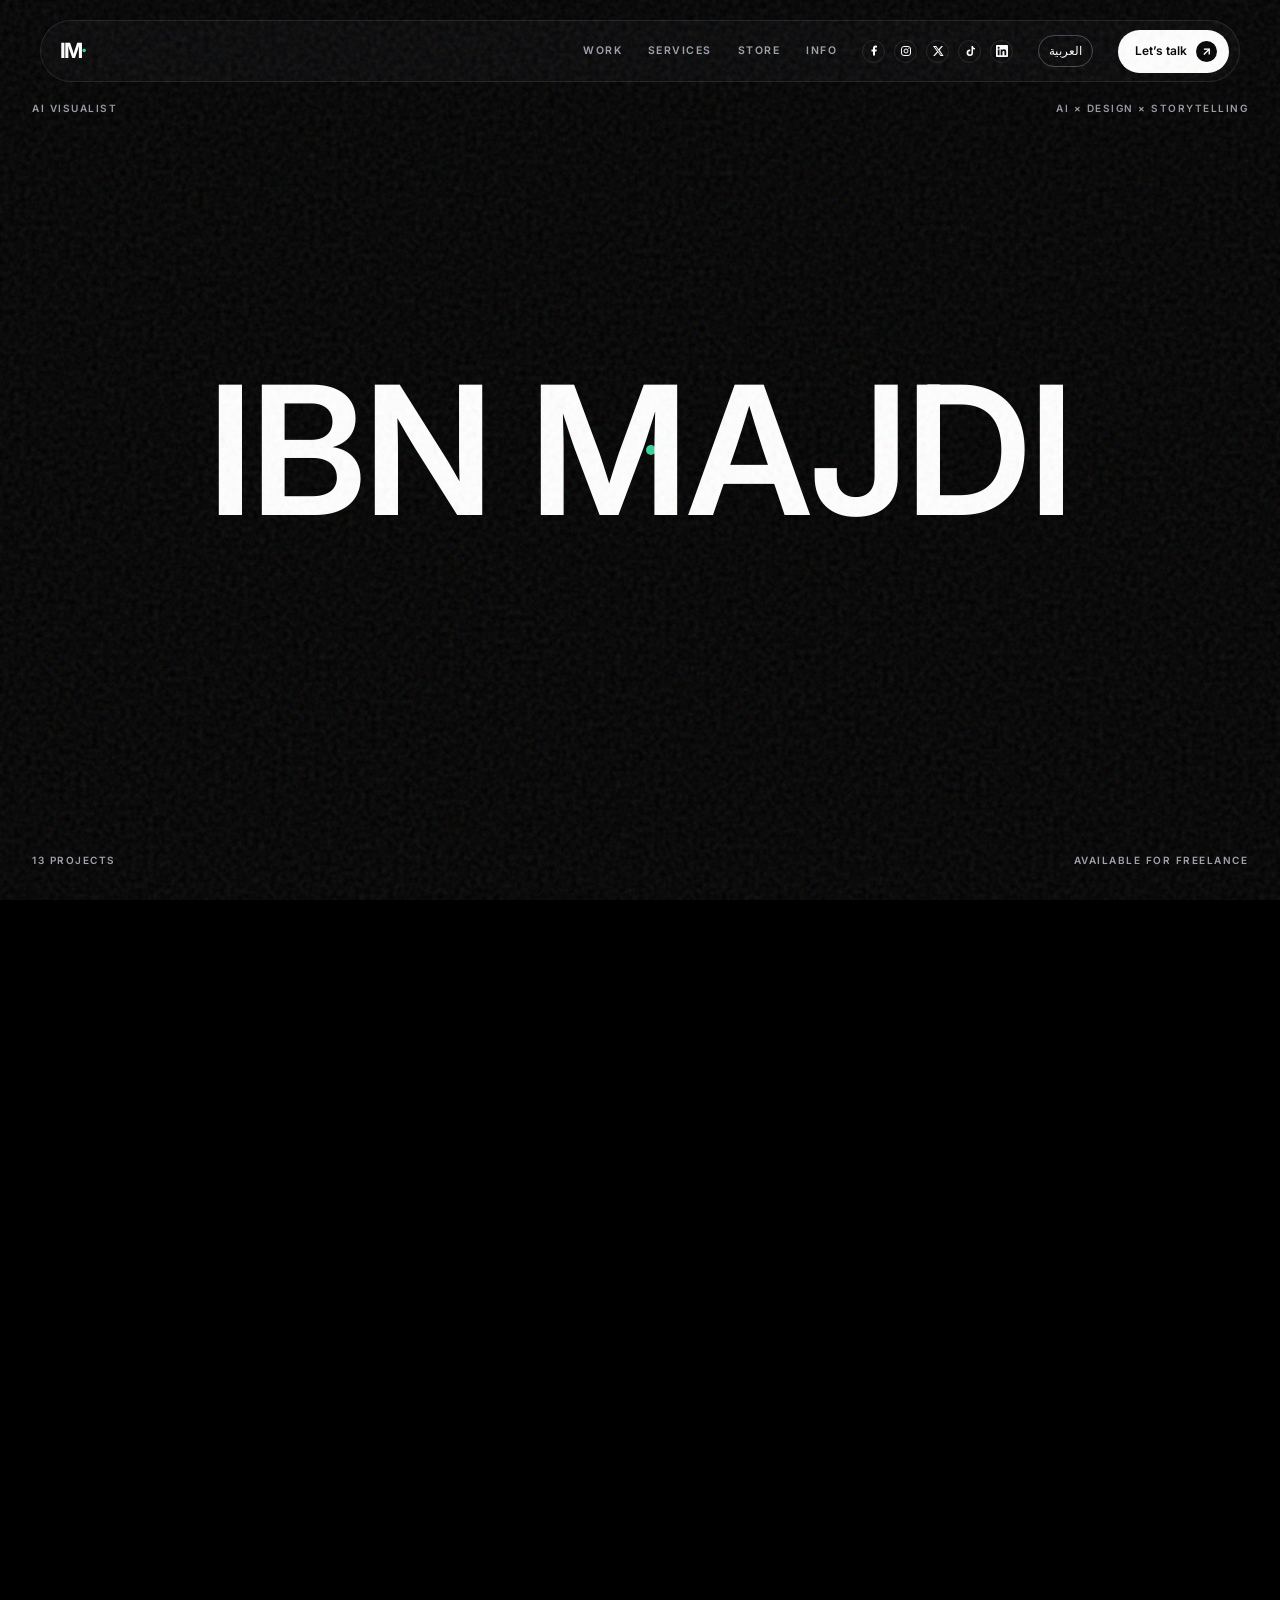
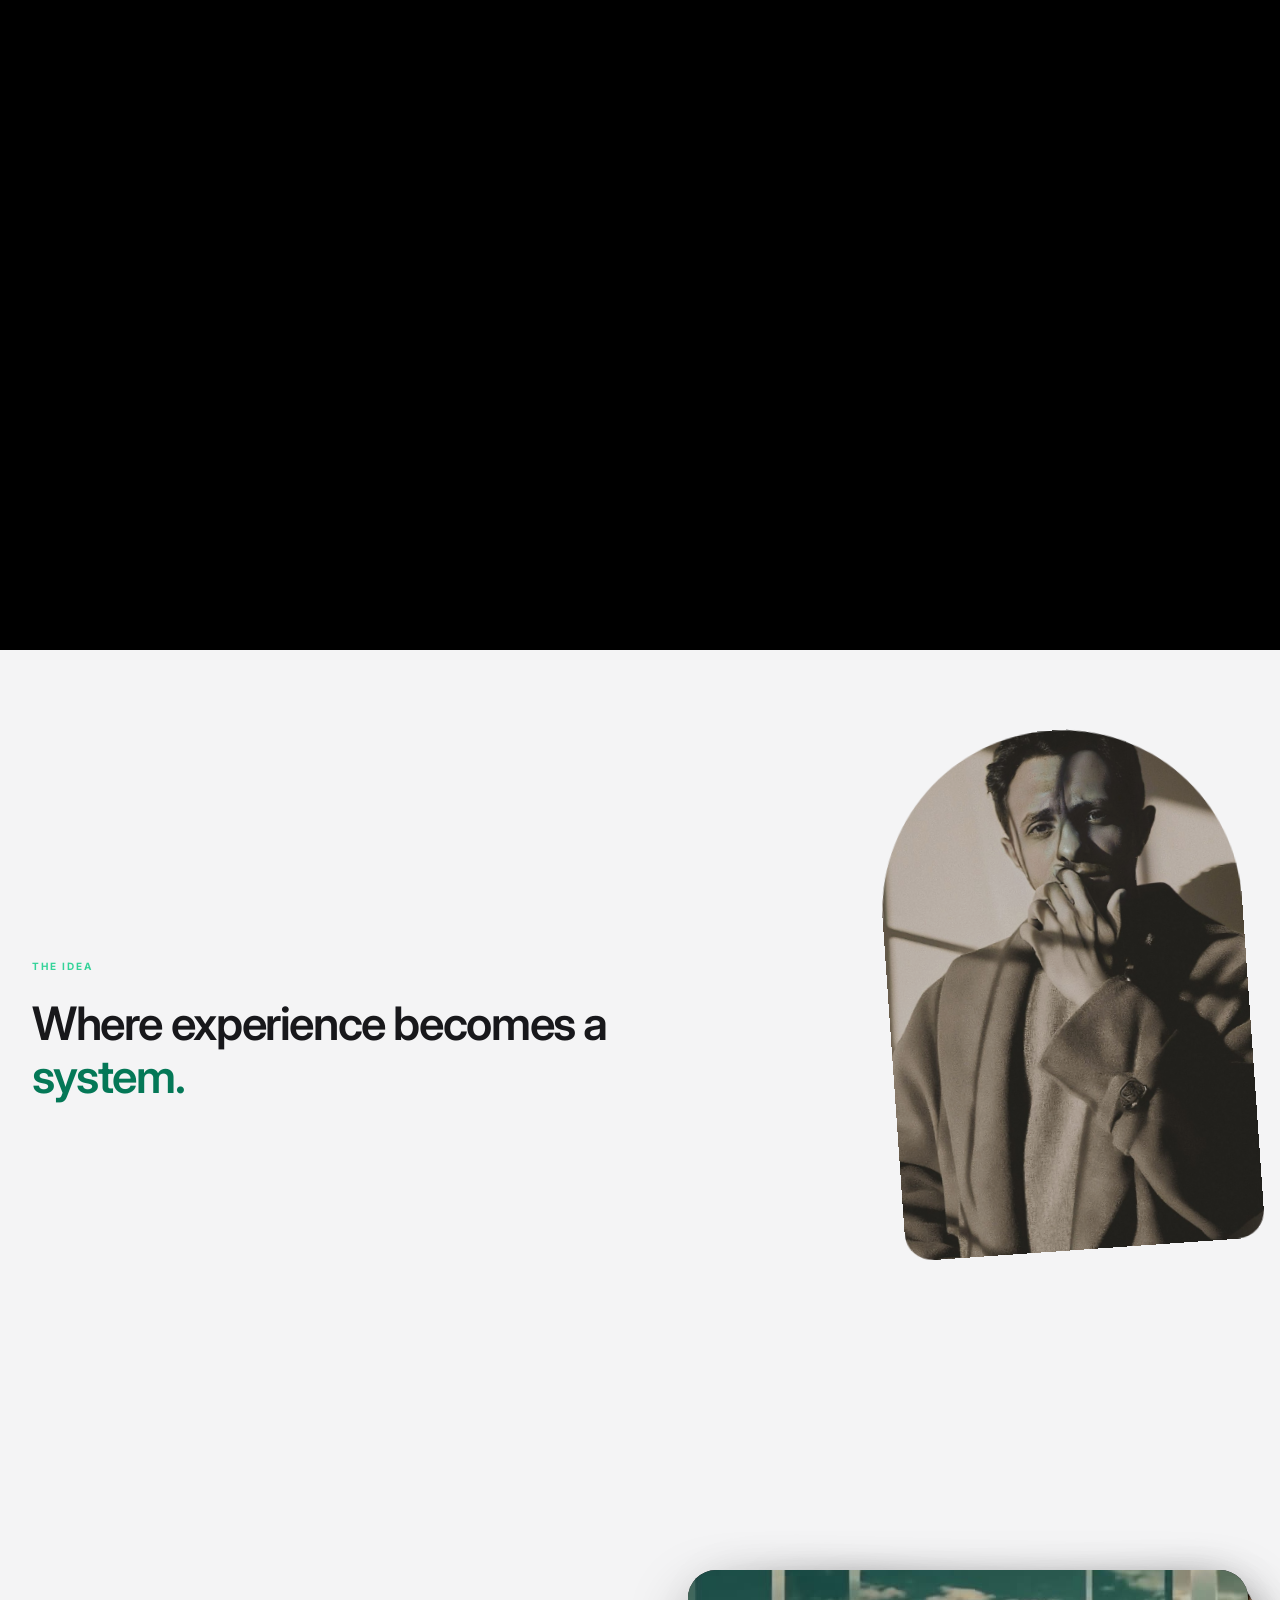
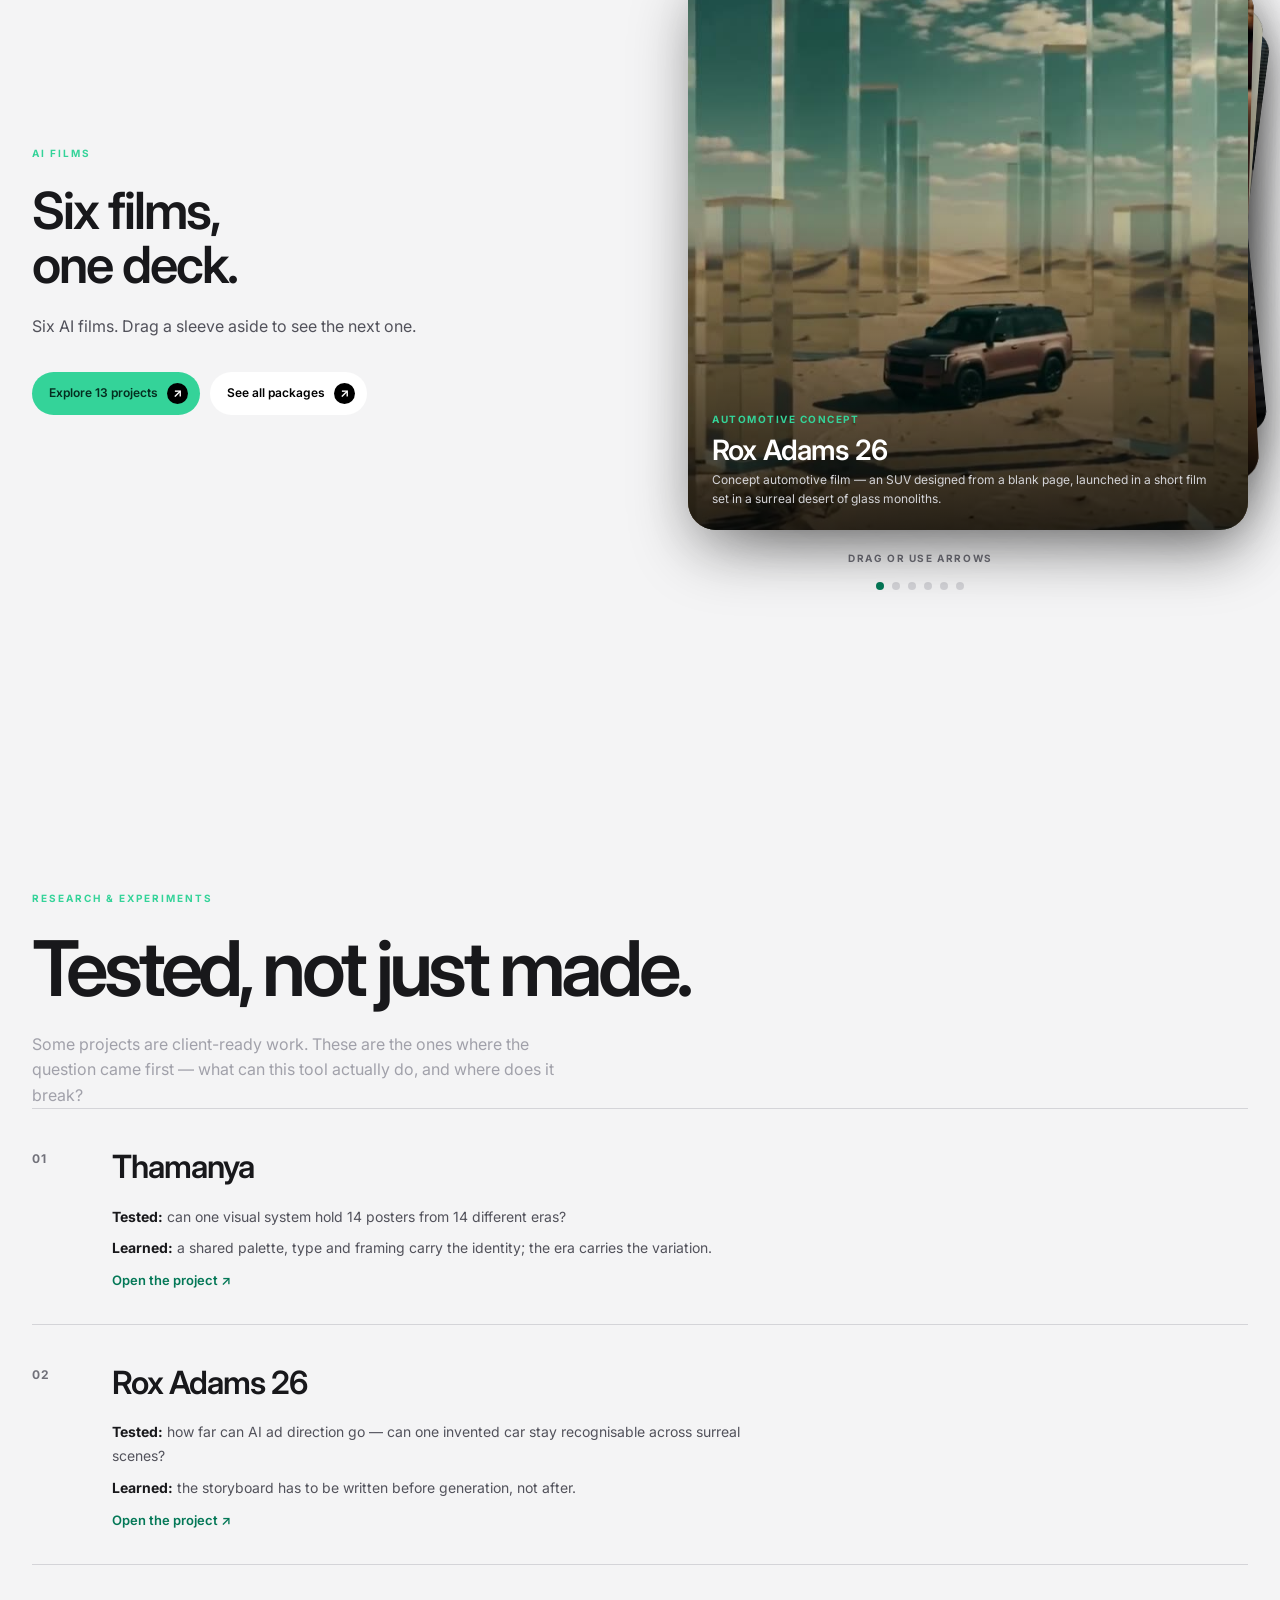
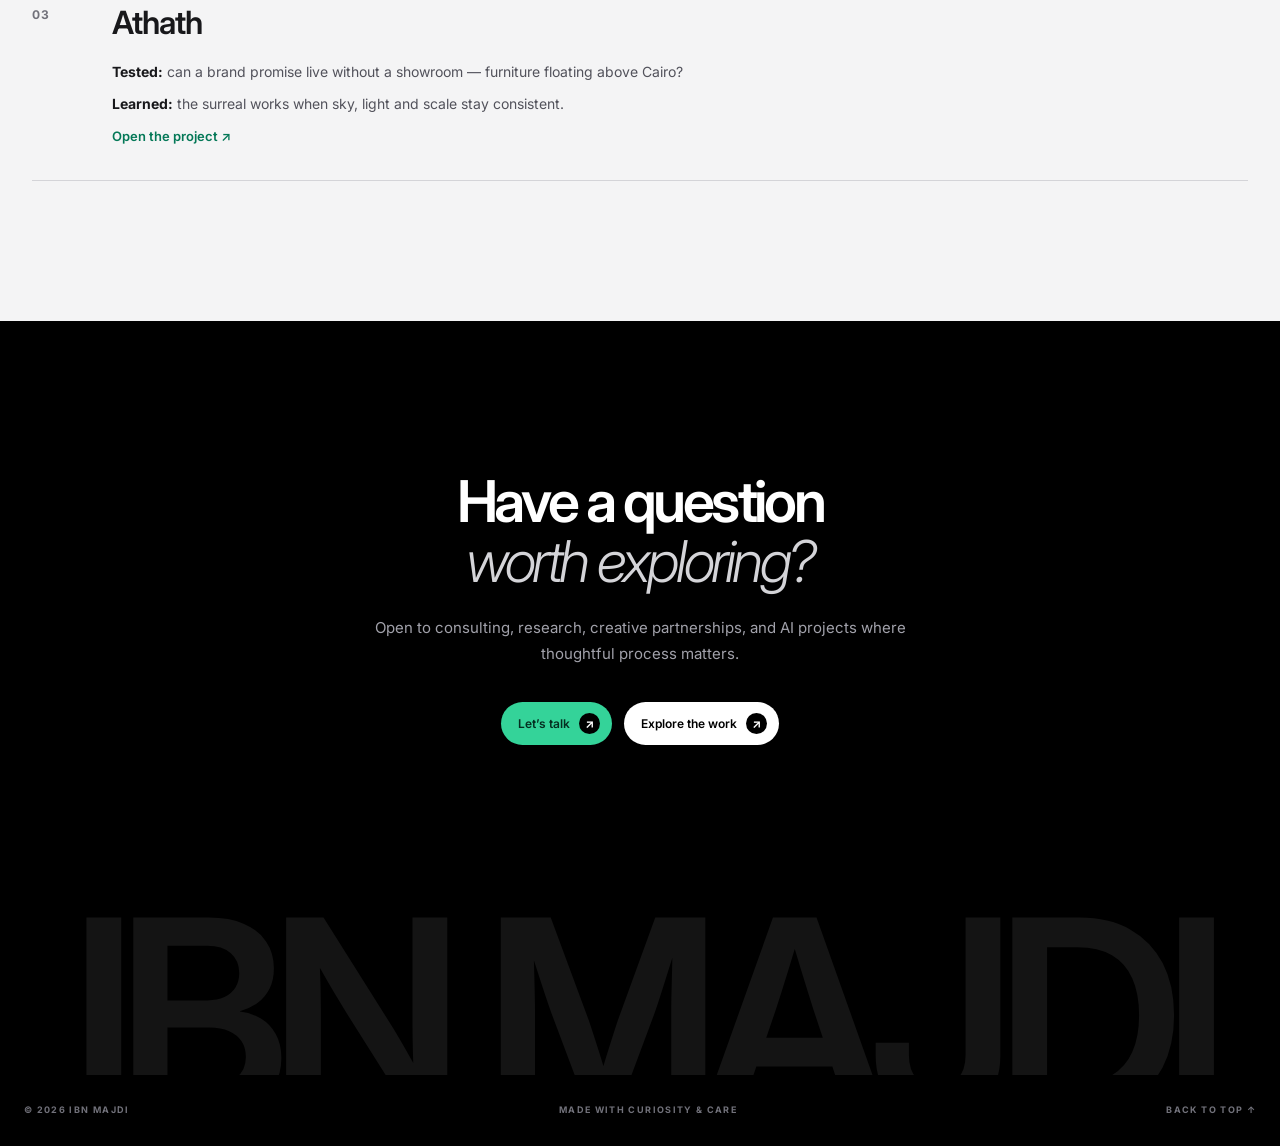
<file: index.html>
<!DOCTYPE html>
<html lang="en"><head><meta charset="utf-8"/><meta content="width=device-width,initial-scale=1" name="viewport"/><meta content="Ibn Majdi — systems-minded AI content creator and visual researcher based in Alexandria, Egypt." name="description"/><meta content="index, follow" name="robots"/><meta content="#000000" name="theme-color"/><link href="https://ibn-majdi.github.io/portfolio/" rel="canonical"/><meta content="https://ibn-majdi.github.io/portfolio/" property="og:url"/><meta content="https://ibn-majdi.github.io/portfolio/assets/og-image.jpg" property="og:image"/><link href="assets/favicon.png" rel="icon" type="image/png"/><meta content="website" property="og:type"/><meta content="Ibn Majdi — Systems, research, and creative technology" property="og:title"/><meta content="A professional journey from operations to AI-powered creative systems." property="og:description"/><meta content="summary" name="twitter:card"/><title>Ibn Majdi — Systems, research, and creative technology</title><link href="https://fonts.googleapis.com" rel="preconnect"/><link crossorigin="" href="https://fonts.gstatic.com" rel="preconnect"/><link href="https://fonts.googleapis.com/css2?family=Inter:wght@300;400;500;600;700&amp;display=swap" rel="stylesheet"/><link href="styles.css" rel="stylesheet"/><link href="redesign.css" rel="stylesheet"/><script type="application/ld+json">{"@context":"https://schema.org","@type":"Person","name":"Ibn Majdi","email":"mailto:ibnmajdi19@gmail.com","address":{"@type":"PostalAddress","addressLocality":"Alexandria","addressCountry":"EG"},"jobTitle":"AI Content Creator & Visual Researcher","knowsAbout":["Generative AI","Prompt Engineering","Visual Research","AI Workflow Design"]}</script><link href="language.css" rel="stylesheet"/><link href="index.html" hreflang="en" rel="alternate"/><link href="index-ar.html" hreflang="ar" rel="alternate"/></head><body><a class="skip" href="#main">Skip to content</a><div class="grain"></div><header><nav><a class="logo" href="index.html">IM<span>·</span></a><div class="links"><a href="work.html">Work</a><a href="services.html">Services</a><a href="store.html">Store</a><a href="info.html">Info</a></div><div class="social-mini"><a aria-label="Facebook" href="https://www.facebook.com/ibnmajdi19/" rel="noopener noreferrer" target="_blank"><svg aria-hidden="true" focusable="false" viewbox="0 0 24 24"><path d="M14 21v-8h3l.5-4H14V7c0-1.1.3-2 2-2h2V1.4A26 26 0 0 0 15 1c-3 0-5 1.8-5 5v3H7v4h3v8z"></path></svg></a><a aria-label="Instagram" href="https://www.instagram.com/ibn.majdi" rel="noopener noreferrer" target="_blank"><svg aria-hidden="true" focusable="false" viewbox="0 0 24 24"><rect fill="none" height="18" rx="5" stroke="currentColor" stroke-width="2" width="18" x="3" y="3"></rect><circle cx="12" cy="12" fill="none" r="4" stroke="currentColor" stroke-width="2"></circle><circle cx="17.5" cy="6.5" r="1.2"></circle></svg></a><a aria-label="X" href="https://x.com/ibnmajdi19" rel="noopener noreferrer" target="_blank"><svg aria-hidden="true" focusable="false" viewbox="0 0 24 24"><path d="M18.9 2H22l-6.8 7.8L23.2 22h-6.3L12 14.6 5.5 22H2.3l7.8-9L2 2h6.5l4.4 6.7L18.9 2zm-1.1 18h1.7L7.5 4H5.7z"></path></svg></a><a aria-label="TikTok" href="https://www.tiktok.com/@ibnmajdi19" rel="noopener noreferrer" target="_blank"><svg aria-hidden="true" focusable="false" viewbox="0 0 24 24"><path d="M15 2h3c.3 2.4 1.6 3.9 4 4.2v3a8 8 0 0 1-4-1.2v7.6a6.4 6.4 0 1 1-5.5-6.3v3.2a3.2 3.2 0 1 0 2.5 3.1z"></path></svg></a><a aria-label="LinkedIn" href="https://www.linkedin.com/in/moustafa-magdy19" rel="noopener noreferrer" target="_blank"><svg aria-hidden="true" focusable="false" viewbox="0 0 24 24"><path d="M20.447 20.452h-3.554v-5.569c0-1.328-.027-3.037-1.852-3.037-1.853 0-2.136 1.445-2.136 2.939v5.667H9.351V9h3.414v1.561h.046c.477-.9 1.637-1.85 3.37-1.85 3.601 0 4.267 2.37 4.267 5.455v6.286zM5.337 7.433c-1.144 0-2.063-.926-2.063-2.065 0-1.138.92-2.063 2.063-2.063 1.14 0 2.064.925 2.064 2.063 0 1.139-.925 2.065-2.064 2.065zm1.782 13.019H3.555V9h3.564v11.452zM22.225 0H1.771C.792 0 0 .774 0 1.729v20.542C0 23.227.792 24 1.771 24h20.451C23.2 24 24 23.227 24 22.271V1.729C24 .774 23.2 0 22.222 0h.003z"></path></svg></a></div><a aria-label="التبديل إلى العربية" class="language-link" dir="rtl" href="index-ar.html" lang="ar">العربية</a><a class="pill light" href="info.html#contact">Let’s talk <b>↗</b></a><button aria-expanded="false" aria-label="Open navigation" class="menu">☰</button></nav><div class="mobile-links"><a href="index.html">Home</a><a href="work.html">Work</a><a href="services.html">Services</a><a href="store.html">Store</a><a href="info.html">Info &amp; contact</a><a href="index-ar.html" lang="ar">العربية</a></div></header><main class="home-page" id="main"><section class="pt-hero home-hero" id="top"><div class="pt-stage"><img class="pt-img" alt="" src="assets/hero-roses.jpg"/><div class="pt-duo" aria-hidden="true"></div><div class="pt-veil" aria-hidden="true"></div><div class="pt-panel pt-panel-l" aria-hidden="true"></div><div class="pt-panel pt-panel-r" aria-hidden="true"></div><span class="pt-dot pt-dot-a" aria-hidden="true"></span><span class="pt-dot pt-dot-b" aria-hidden="true"></span><div class="pt-title"><h1><span>IBN</span> <span>MAJDI</span></h1></div><p class="pt-meta pt-meta-tl">AI VISUALIST</p><p class="pt-meta pt-meta-tr">AI × DESIGN × STORYTELLING</p><p class="pt-meta pt-meta-bl">13 PROJECTS</p><p class="pt-meta pt-meta-br">AVAILABLE FOR FREELANCE</p></div></section><section class="pt-statement"><p class="pt-eyebrow reveal">THE IDEA</p><p class="pt-statement-text reveal">Where experience becomes a <em>system.</em></p><div class="pt-orb"><img alt="Ibn Majdi" loading="lazy" src="assets/portrait-shadow.jpg"/></div></section><section class="pt-releases" aria-label="Releases"><div class="pt-releases-grid"><div><p class="pt-eyebrow reveal">AI FILMS</p><h2 class="reveal">Six films,<br/>one deck.</h2><p class="pt-lede reveal">Six AI films. Drag a sleeve aside to see the next one.</p><div class="pt-releases-actions reveal"><a class="pill accent" href="work.html">Explore 13 projects <b>↗</b></a><a class="pill light" href="services.html">See all packages <b>↗</b></a></div></div><div class="pt-deck-wrap"><div class="pt-deck" aria-label="Film deck — use arrow keys to flip through the films" role="group" tabindex="0"><article class="pt-card" data-project="rox-adams-26"><img alt="Rox Adams 26" loading="lazy" src="assets/work/rox-adams-26/03-poster.jpg"/><div class="pt-card-scrim"></div><div class="pt-card-cap"><span class="pt-card-type">Automotive concept</span><h3>Rox Adams 26</h3><p>Concept automotive film — an SUV designed from a blank page, launched in a short film set in a surreal desert of glass monoliths.</p></div></article><article class="pt-card" data-project="podcast"><img alt="Podcast" loading="lazy" src="assets/work/podcast/01-poster.jpg"/><div class="pt-card-scrim"></div><div class="pt-card-cap"><span class="pt-card-type">AI video</span><h3>Podcast</h3><p>Personal project — an AI promo film for a friend's podcast episode, from a designed title poster to Arabic calligraphy to the studio conversation.</p></div></article><article class="pt-card" data-project="nadek"><img alt="Nadek" loading="lazy" src="assets/work/nadek/01-poster.jpg"/><div class="pt-card-scrim"></div><div class="pt-card-cap"><span class="pt-card-type">AI video</span><h3>Nadek</h3><p>Spec ad — a 17-second vertical film for Nadec juice, from the store shelf to a rooftop gathering, made with minimal resources.</p></div></article><article class="pt-card" data-project="spiro-spathis"><img alt="Spiro Spathis" loading="lazy" src="assets/work/spiro-spathis/01-poster.jpg"/><div class="pt-card-scrim"></div><div class="pt-card-cap"><span class="pt-card-type">AI video</span><h3>Spiro Spathis</h3><p>Spec ad — a short cinematic film for Spiro Spathis, built around its iconic green bottle and a warm, nostalgic mood.</p></div></article><article class="pt-card" data-project="carter"><img alt="Cartier spec ad: luxury watch product film" loading="lazy" src="assets/work/carter/01-poster.jpg"/><div class="pt-card-scrim"></div><div class="pt-card-cap"><span class="pt-card-type">Spec ad</span><h3>Cartier — Spec Ad</h3><p>Spec ad — a luxury watch film for Cartier, built on macro detail: crown, brushed steel, inside a surreal architectural landscape.</p></div></article><article class="pt-card" data-project="the-village"><img alt="THE VILLAGE" loading="lazy" src="assets/work/the-village/01-poster.jpg"/><div class="pt-card-scrim"></div><div class="pt-card-cap"><span class="pt-card-type">AI video</span><h3>THE VILLAGE</h3><p>Spec ad — a 10-scene film for a luxury residential compound: an arrival story from the gate to home.</p></div></article></div><p class="pt-hint">Drag or use arrows</p><div class="pt-dots" aria-hidden="true"></div></div></div></section><section class="pt-research" aria-label="Research and experiments"><p class="pt-eyebrow reveal">RESEARCH &amp; EXPERIMENTS</p><h2 class="reveal">Tested, not just made.</h2><p class="pt-lede reveal">Some projects are client-ready work. These are the ones where the question came first — what can this tool actually do, and where does it break?</p><div class="pt-research-list"><article class="pt-exp-row"><span class="pt-exp-num">01</span><div><h3>Thamanya</h3><p><strong>Tested:</strong> can one visual system hold 14 posters from 14 different eras?</p><p><strong>Learned:</strong> a shared palette, type and framing carry the identity; the era carries the variation.</p><a class="pt-link" href="work.html?project=thamanya">Open the project &nearr;</a></div></article><article class="pt-exp-row"><span class="pt-exp-num">02</span><div><h3>Rox Adams 26</h3><p><strong>Tested:</strong> how far can AI ad direction go — can one invented car stay recognisable across surreal scenes?</p><p><strong>Learned:</strong> the storyboard has to be written before generation, not after.</p><a class="pt-link" href="work.html?project=rox-adams-26">Open the project &nearr;</a></div></article><article class="pt-exp-row"><span class="pt-exp-num">03</span><div><h3>Athath</h3><p><strong>Tested:</strong> can a brand promise live without a showroom — furniture floating above Cairo?</p><p><strong>Learned:</strong> the surreal works when sky, light and scale stay consistent.</p><a class="pt-link" href="work.html?project=athath">Open the project &nearr;</a></div></article></div></section></main><section class="pt-close"><h2>Have a question<br/><em>worth exploring?</em></h2><p>Open to consulting, research, creative partnerships, and AI projects where thoughtful process matters.</p><div class="pt-close-actions"><a class="pill accent" href="https://wa.me/201203490148" rel="noopener noreferrer" target="_blank">Let’s talk <b>↗</b></a><a class="pill light" href="work.html">Explore the work <b>↗</b></a></div></section><div class="pt-wordmark" aria-hidden="true"><span>IBN MAJDI</span></div><footer><span>© <span id="year"></span> IBN MAJDI</span><span>MADE WITH CURIOSITY &amp; CARE</span><a href="#top">BACK TO TOP ↑</a></footer><script src="script.js"></script><script src="redesign.js"></script></body></html>
</file>
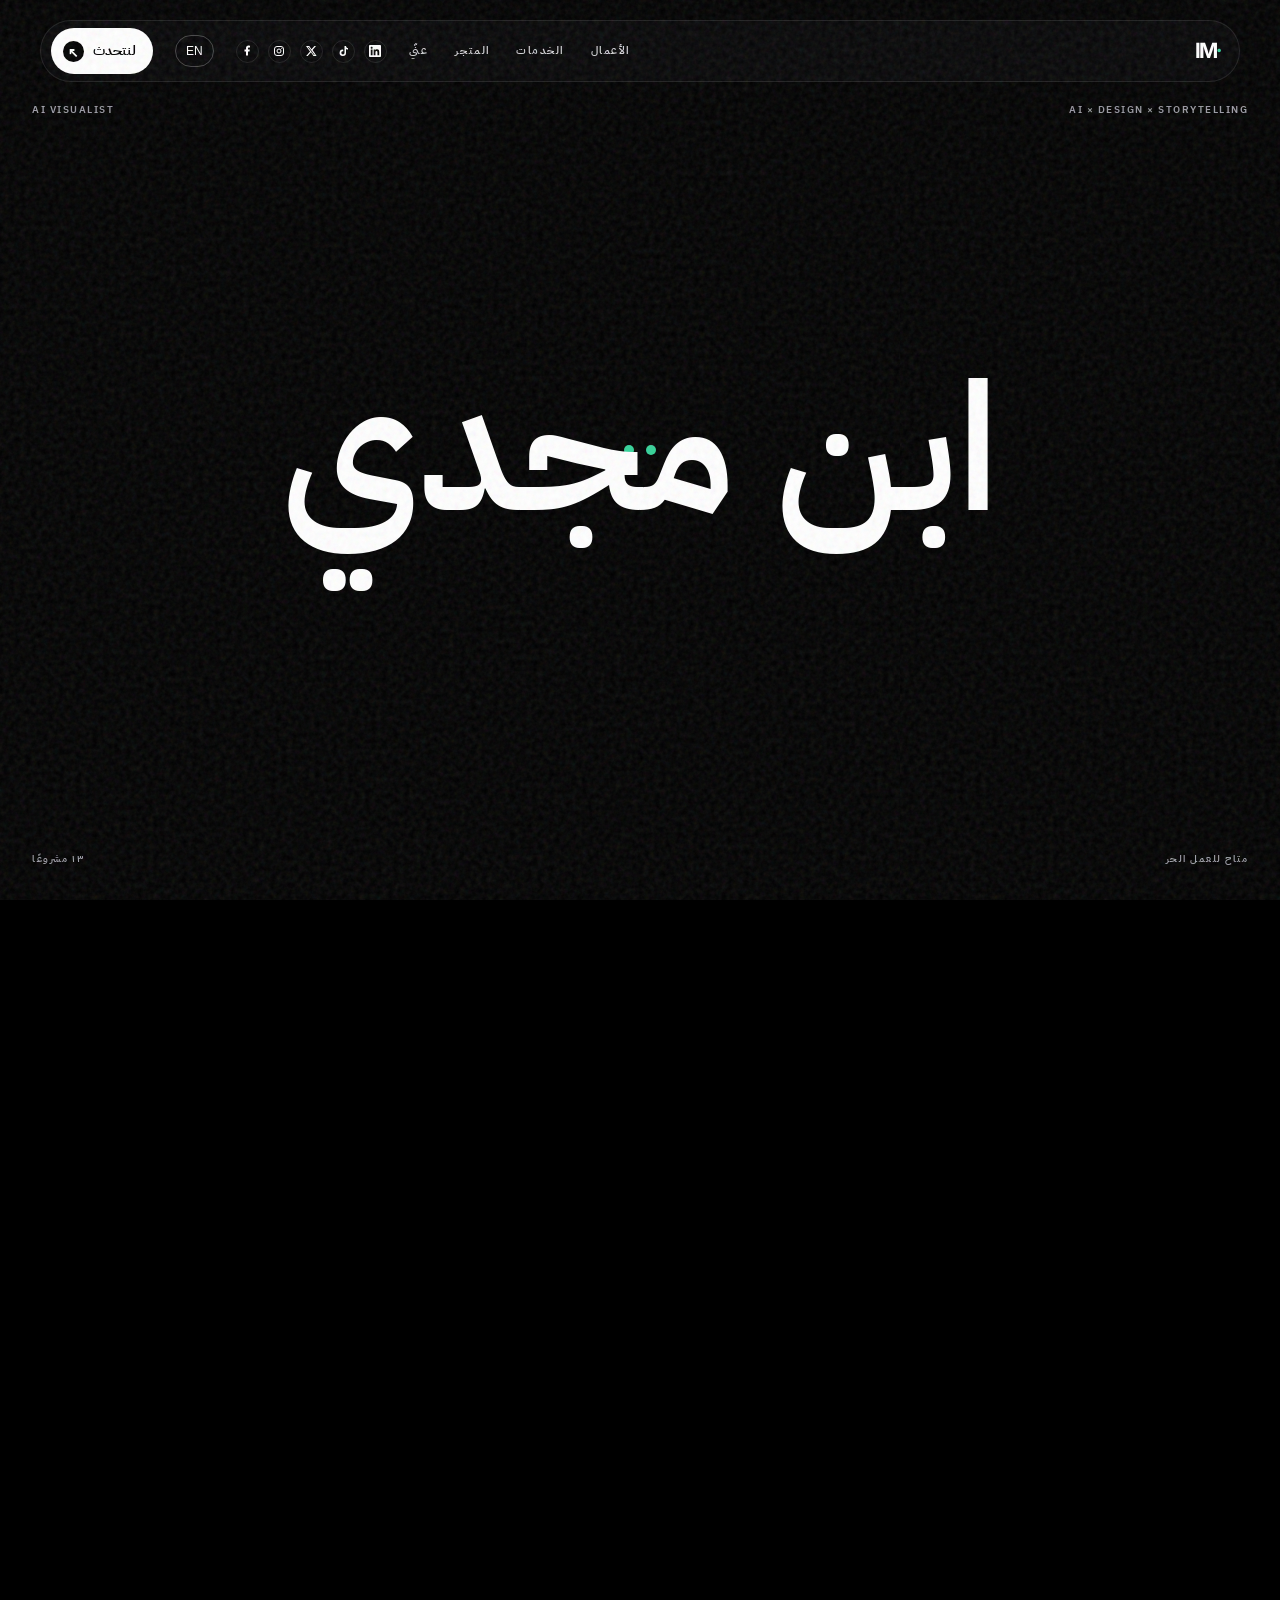
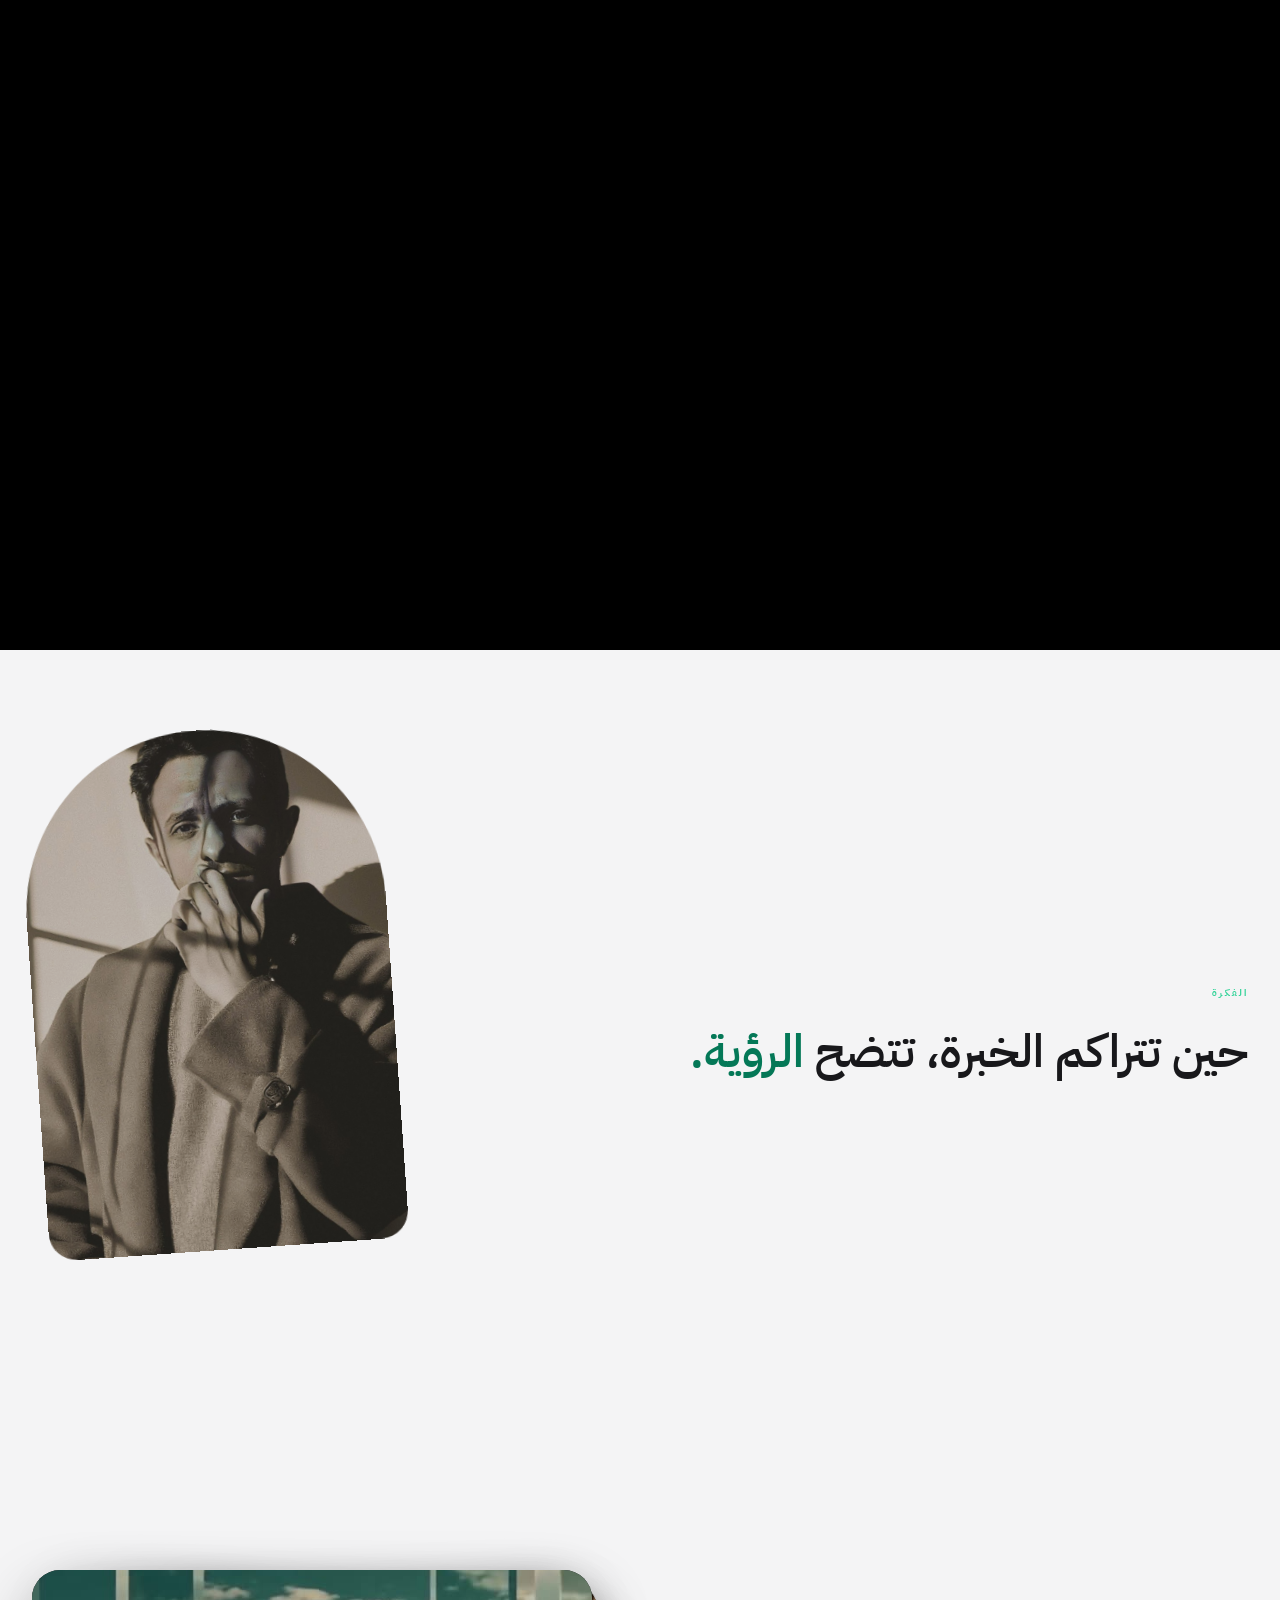
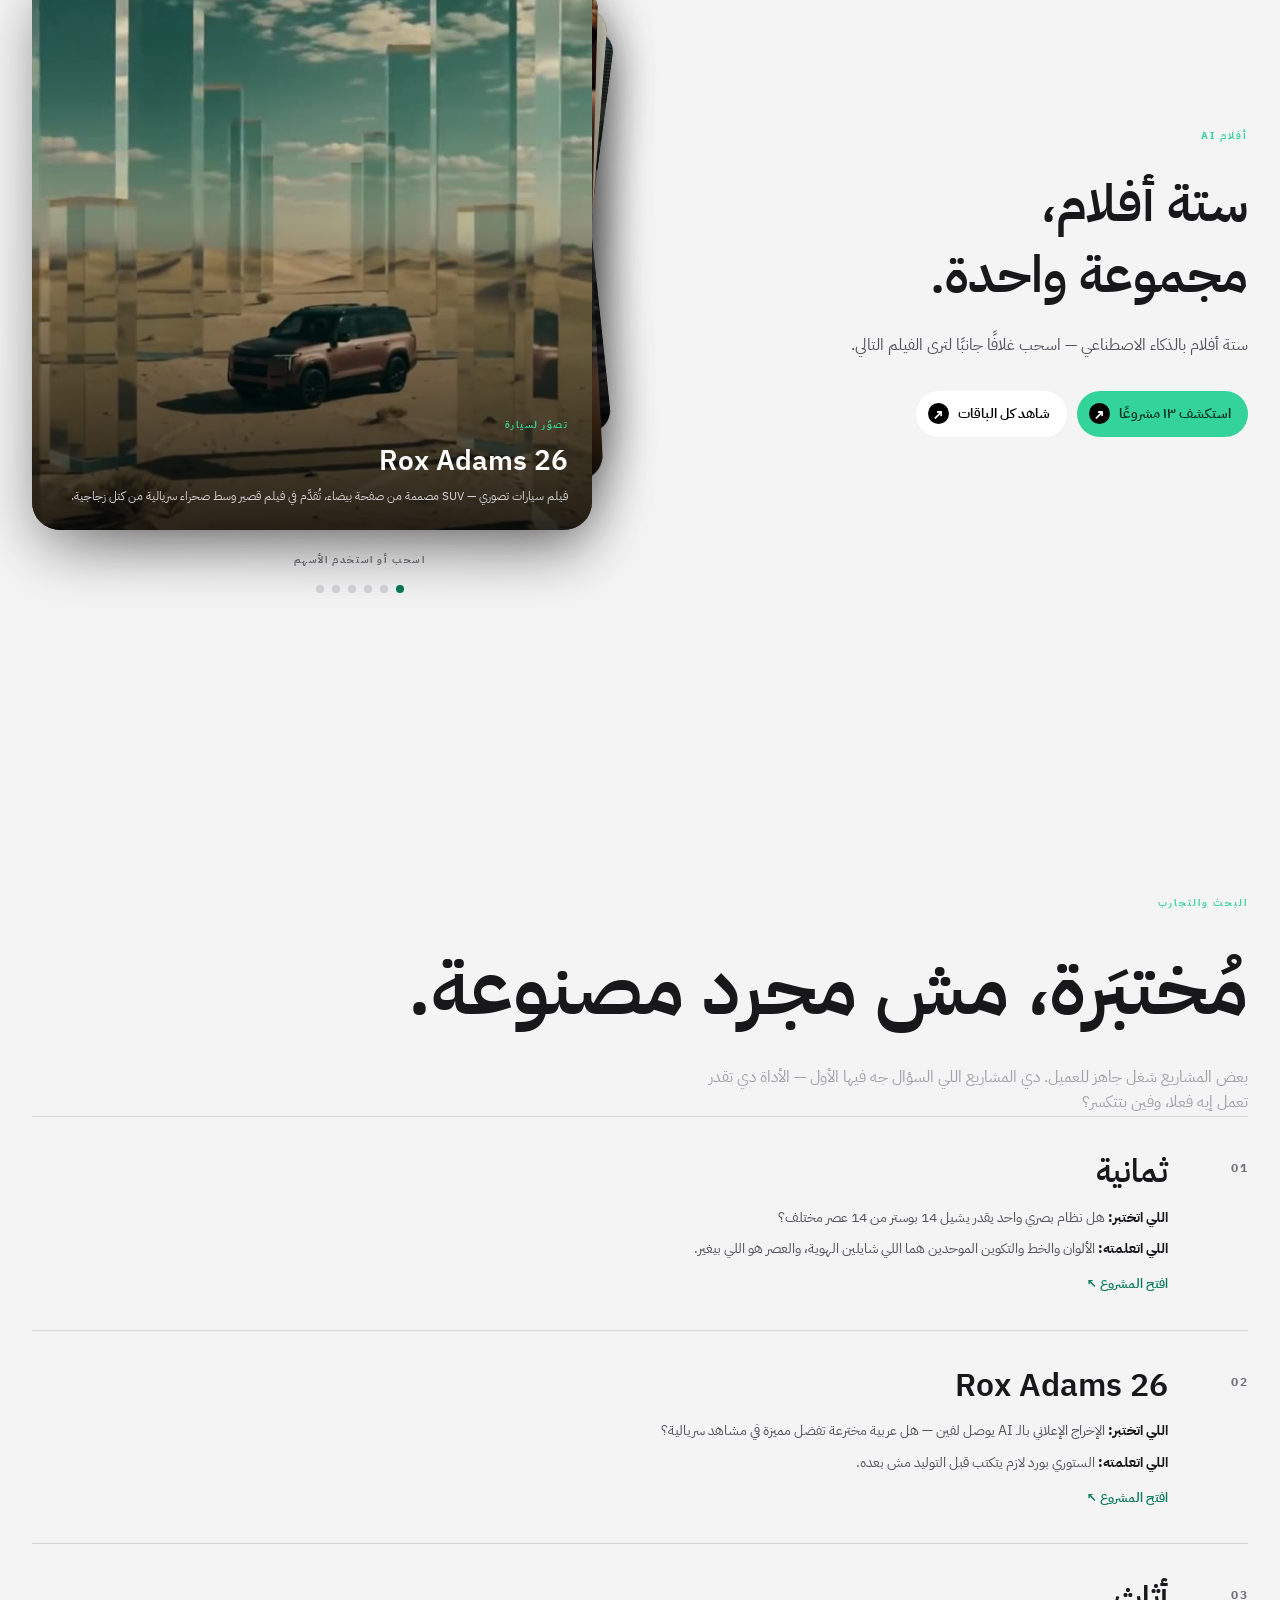
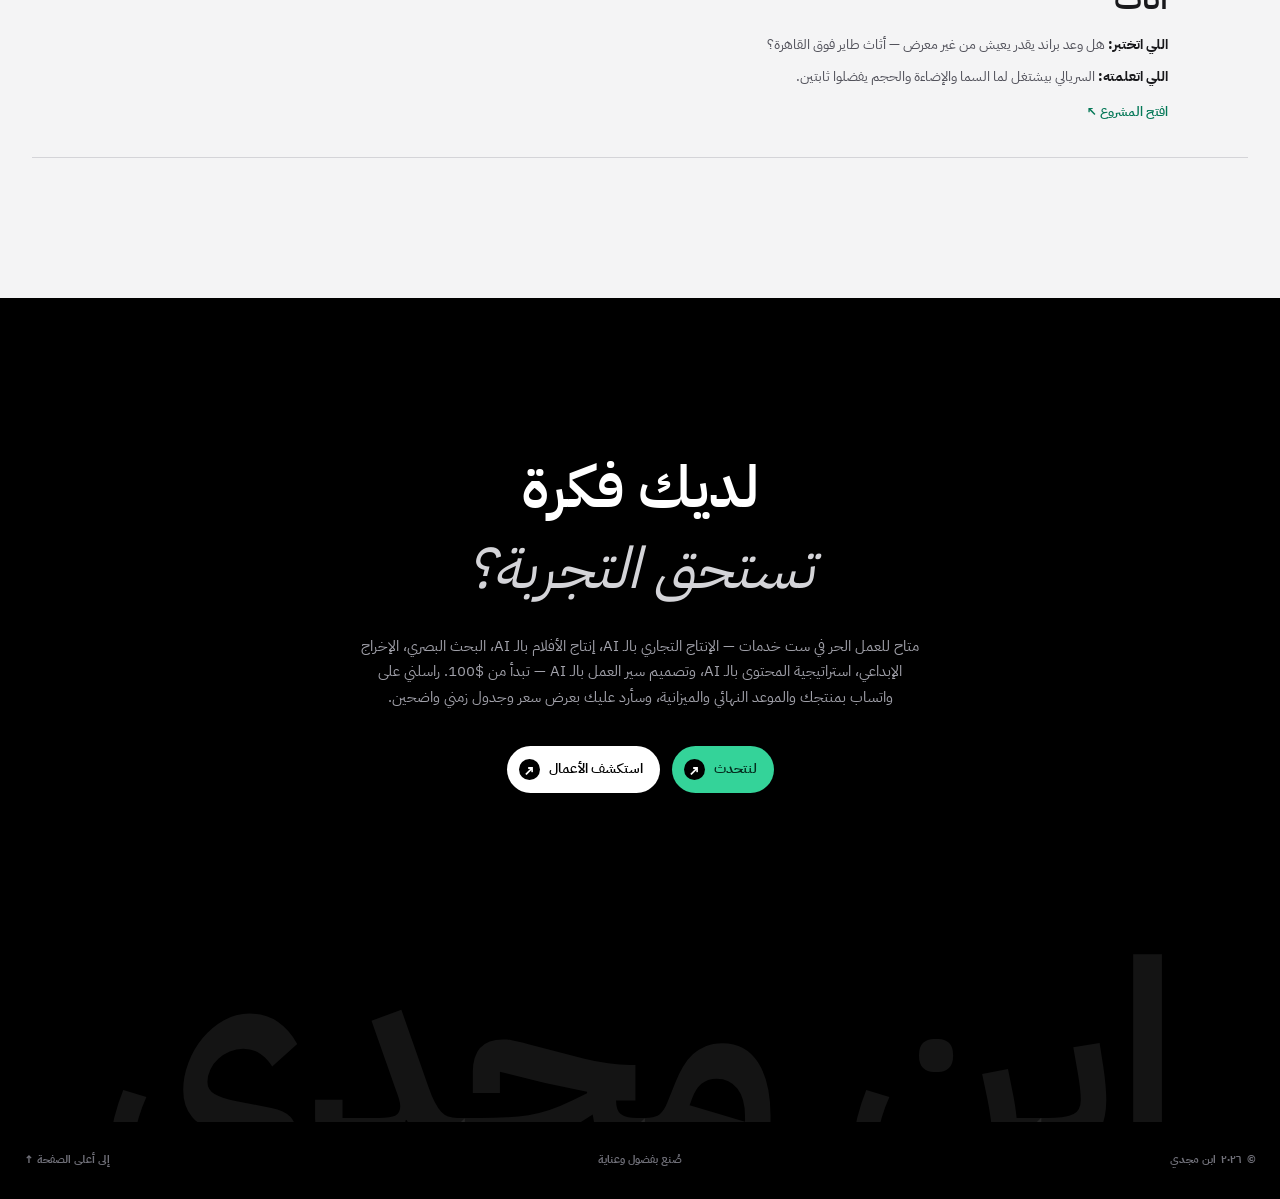
<file: index-ar.html>
<!DOCTYPE html>

<html dir="rtl" lang="ar"><head><meta charset="utf-8"/><meta content="width=device-width,initial-scale=1" name="viewport"/><meta content="أعمال ابن مجدي في الذكاء الاصطناعي والبحث البصري وصناعة المحتوى. خبرات متنوعة تجمعها رؤية عملية للإبداع." name="description"/><meta content="index, follow" name="robots"/><meta content="#000000" name="theme-color"/><link href="https://ibn-majdi.github.io/portfolio/index-ar.html" rel="canonical"/><meta content="https://ibn-majdi.github.io/portfolio/index-ar.html" property="og:url"/><meta content="https://ibn-majdi.github.io/portfolio/assets/og-image.jpg" property="og:image"/><link href="assets/favicon.png" rel="icon" type="image/png"/><meta content="website" property="og:type"/><meta content="ابن مجدي | رؤية إبداعية تبدأ بالبحث" property="og:title"/><meta content="أعمال ابن مجدي في الذكاء الاصطناعي والبحث البصري وصناعة المحتوى. خبرات متنوعة تجمعها رؤية عملية للإبداع." property="og:description"/><meta content="summary" name="twitter:card"/><title>ابن مجدي | رؤية إبداعية تبدأ بالبحث</title><link href="https://fonts.googleapis.com" rel="preconnect"/><link crossorigin="" href="https://fonts.gstatic.com" rel="preconnect"/><link href="https://fonts.googleapis.com/css2?family=Inter:wght@300;400;500;600;700&amp;display=swap" rel="stylesheet"/><link href="styles.css" rel="stylesheet"/><script type="application/ld+json">{"@context": "https://schema.org", "@type": "Person", "name": "ابن مجدي", "email": "mailto:ibnmajdi19@gmail.com", "address": {"@type": "PostalAddress", "addressLocality": "Alexandria", "addressCountry": "EG"}, "jobTitle": "صانع محتوى بالذكاء الاصطناعي وباحث بصري", "knowsAbout": ["Generative AI", "Prompt Engineering", "Visual Research", "AI Workflow Design"]}</script><meta content="ar_EG" property="og:locale"/><link href="arabic.css" rel="stylesheet"/><link href="redesign.css" rel="stylesheet"/><link href="index.html" hreflang="en" rel="alternate"/><link href="index-ar.html" hreflang="ar" rel="alternate"/></head><body><a class="skip" href="#main">انتقل إلى المحتوى</a><div class="grain"></div><header><nav><a class="logo" dir="ltr" href="index-ar.html">IM<span>·</span></a><div class="links"><a href="work-ar.html">الأعمال</a><a href="services-ar.html">الخدمات</a><a href="store-ar.html">المتجر</a><a href="info-ar.html">عنّي</a></div><div class="social-mini"><a aria-label="فيسبوك" href="https://www.facebook.com/ibnmajdi19/" rel="noopener noreferrer" target="_blank"><svg aria-hidden="true" focusable="false" viewbox="0 0 24 24"><path d="M14 21v-8h3l.5-4H14V7c0-1.1.3-2 2-2h2V1.4A26 26 0 0 0 15 1c-3 0-5 1.8-5 5v3H7v4h3v8z"></path></svg></a><a aria-label="إنستغرام" href="https://www.instagram.com/ibn.majdi" rel="noopener noreferrer" target="_blank"><svg aria-hidden="true" focusable="false" viewbox="0 0 24 24"><rect fill="none" height="18" rx="5" stroke="currentColor" stroke-width="2" width="18" x="3" y="3"></rect><circle cx="12" cy="12" fill="none" r="4" stroke="currentColor" stroke-width="2"></circle><circle cx="17.5" cy="6.5" r="1.2"></circle></svg></a><a aria-label="X" href="https://x.com/ibnmajdi19" rel="noopener noreferrer" target="_blank"><svg aria-hidden="true" focusable="false" viewbox="0 0 24 24"><path d="M18.9 2H22l-6.8 7.8L23.2 22h-6.3L12 14.6 5.5 22H2.3l7.8-9L2 2h6.5l4.4 6.7L18.9 2zm-1.1 18h1.7L7.5 4H5.7z"></path></svg></a><a aria-label="تيك توك" href="https://www.tiktok.com/@ibnmajdi19" rel="noopener noreferrer" target="_blank"><svg aria-hidden="true" focusable="false" viewbox="0 0 24 24"><path d="M15 2h3c.3 2.4 1.6 3.9 4 4.2v3a8 8 0 0 1-4-1.2v7.6a6.4 6.4 0 1 1-5.5-6.3v3.2a3.2 3.2 0 1 0 2.5 3.1z"></path></svg></a><a aria-label="لينكدإن" href="https://www.linkedin.com/in/moustafa-magdy19" rel="noopener noreferrer" target="_blank"><svg aria-hidden="true" focusable="false" viewbox="0 0 24 24"><path d="M20.447 20.452h-3.554v-5.569c0-1.328-.027-3.037-1.852-3.037-1.853 0-2.136 1.445-2.136 2.939v5.667H9.351V9h3.414v1.561h.046c.477-.9 1.637-1.85 3.37-1.85 3.601 0 4.267 2.37 4.267 5.455v6.286zM5.337 7.433c-1.144 0-2.063-.926-2.063-2.065 0-1.138.92-2.063 2.063-2.063 1.14 0 2.064.925 2.064 2.063 0 1.139-.925 2.065-2.064 2.065zm1.782 13.019H3.555V9h3.564v11.452zM22.225 0H1.771C.792 0 0 .774 0 1.729v20.542C0 23.227.792 24 1.771 24h20.451C23.2 24 24 23.227 24 22.271V1.729C24 .774 23.2 0 22.222 0h.003z"></path></svg></a></div><a aria-label="Switch to English" class="language-link" dir="ltr" href="index.html" lang="en">EN</a><a class="pill light" href="info-ar.html#contact">لنتحدث <b>↖</b></a><button aria-expanded="false" aria-label="افتح القائمة" class="menu">☰</button></nav><div class="mobile-links"><a href="index-ar.html">الرئيسية</a><a href="work-ar.html">الأعمال</a><a href="services-ar.html">الخدمات</a><a href="store-ar.html">المتجر</a><a href="info-ar.html">عنّي والتواصل</a><a href="index.html" lang="en">English</a></div></header><main class="home-page" id="main"><section class="pt-hero home-hero" id="top"><div class="pt-stage"><img class="pt-img" alt="" src="assets/hero-roses.jpg"/><div class="pt-duo" aria-hidden="true"></div><div class="pt-veil" aria-hidden="true"></div><div class="pt-panel pt-panel-l" aria-hidden="true"></div><div class="pt-panel pt-panel-r" aria-hidden="true"></div><span class="pt-dot pt-dot-a" aria-hidden="true"></span><span class="pt-dot pt-dot-b" aria-hidden="true"></span><div class="pt-title"><h1><span>ابن</span> <span>مجدي</span></h1></div><p class="pt-meta pt-meta-tl">AI VISUALIST</p><p class="pt-meta pt-meta-tr">AI × DESIGN × STORYTELLING</p><p class="pt-meta pt-meta-bl">١٣ مشروعًا</p><p class="pt-meta pt-meta-br">متاح للعمل الحر</p></div></section><section class="pt-statement"><p class="pt-eyebrow reveal">الفكرة</p><p class="pt-statement-text reveal">حين تتراكم الخبرة، تتضح <em>الرؤية.</em></p><div class="pt-orb"><img alt="ابن مجدي" loading="lazy" src="assets/portrait-shadow.jpg"/></div></section><section class="pt-releases" aria-label="Releases"><div class="pt-releases-grid"><div><p class="pt-eyebrow reveal">أفلام AI</p><h2 class="reveal">ستة أفلام،<br/>مجموعة واحدة.</h2><p class="pt-lede reveal">ستة أفلام بالذكاء الاصطناعي — اسحب غلافًا جانبًا لترى الفيلم التالي.</p><div class="pt-releases-actions reveal"><a class="pill accent" href="work-ar.html">استكشف ١٣ مشروعًا <b>↗</b></a><a class="pill light" href="services-ar.html">شاهد كل الباقات <b>↗</b></a></div></div><div class="pt-deck-wrap"><div class="pt-deck" aria-label="مجموعة الأفلام — استخدم الأسهم للتنقل بين الأفلام" role="group" tabindex="0"><article class="pt-card" data-project="rox-adams-26"><img alt="من مشروع Rox Adams 26" loading="lazy" src="assets/work/rox-adams-26/03-poster.jpg"/><div class="pt-card-scrim"></div><div class="pt-card-cap"><span class="pt-card-type">تصوّر لسيارة</span><h3>Rox Adams 26</h3><p>فيلم سيارات تصوري — SUV مصممة من صفحة بيضاء، تُقدَّم في فيلم قصير وسط صحراء سريالية من كتل زجاجية.</p></div></article><article class="pt-card" data-project="podcast"><img alt="من مشروع بودكاست" loading="lazy" src="assets/work/podcast/01-poster.jpg"/><div class="pt-card-scrim"></div><div class="pt-card-cap"><span class="pt-card-type">فيلم بالذكاء الاصطناعي</span><h3>بودكاست</h3><p>مشروع شخصي — فيلم ترويجي بالذكاء الاصطناعي لحلقة بودكاست لصديقة، من بوستر العنوان للخط العربي لمشهد الحوار.</p></div></article><article class="pt-card" data-project="nadek"><img alt="من مشروع Nadek" loading="lazy" src="assets/work/nadek/01-poster.jpg"/><div class="pt-card-scrim"></div><div class="pt-card-cap"><span class="pt-card-type">فيلم بالذكاء الاصطناعي</span><h3>Nadek</h3><p>إعلان تجريبي — فيلم عمودي 17 ثانية لعصير نادك، من رفّ المتجر لجلسة على السطح، بأقل الإمكانيات.</p></div></article><article class="pt-card" data-project="spiro-spathis"><img alt="من مشروع سبيرو سباتس" loading="lazy" src="assets/work/spiro-spathis/01-poster.jpg"/><div class="pt-card-scrim"></div><div class="pt-card-cap"><span class="pt-card-type">فيلم بالذكاء الاصطناعي</span><h3>سبيرو سباتس</h3><p>إعلان تجريبي — فيلم سينمائي قصير لسبيرو سباتس، حول زجاجتها الخضراء الأيقونية وأجواء دافئة بحنين.</p></div></article><article class="pt-card" data-project="carter"><img alt="من مشروع Cartier" loading="lazy" src="assets/work/carter/01-poster.jpg"/><div class="pt-card-scrim"></div><div class="pt-card-cap"><span class="pt-card-type">إعلان تجريبي</span><h3>Cartier</h3><p>إعلان تجريبي — فيلم ساعة فاخرة لـ Cartier، قايم على التفاصيل الماكرو: التاج والفولاذ المصقول، داخل مشهد معماري سريالي.</p></div></article><article class="pt-card" data-project="the-village"><img alt="من مشروع THE VILLAGE" loading="lazy" src="assets/work/the-village/01-poster.jpg"/><div class="pt-card-scrim"></div><div class="pt-card-cap"><span class="pt-card-type">فيلم بالذكاء الاصطناعي</span><h3>THE VILLAGE</h3><p>إعلان تجريبي — فيلم من 10 لقطات لكمبوند سكني فاخر: حكاية وصول من البوابة للبيت.</p></div></article></div><p class="pt-hint">اسحب أو استخدم الأسهم</p><div class="pt-dots" aria-hidden="true"></div></div></div></section><section class="pt-research" aria-label="Research and experiments"><p class="pt-eyebrow reveal">البحث والتجارب</p><h2 class="reveal">مُختبَرة، مش مجرد مصنوعة.</h2><p class="pt-lede reveal">بعض المشاريع شغل جاهز للعميل. دي المشاريع اللي السؤال جه فيها الأول — الأداة دي تقدر تعمل إيه فعلا، وفين بتتكسر؟</p><div class="pt-research-list"><article class="pt-exp-row"><span class="pt-exp-num">01</span><div><h3>ثمانية</h3><p><strong>اللي اتختبر:</strong> هل نظام بصري واحد يقدر يشيل 14 بوستر من 14 عصر مختلف؟</p><p><strong>اللي اتعلمته:</strong> الألوان والخط والتكوين الموحدين هما اللي شايلين الهوية، والعصر هو اللي بيغير.</p><a class="pt-link" href="work-ar.html?project=thamanya">افتح المشروع &nwarr;</a></div></article><article class="pt-exp-row"><span class="pt-exp-num">02</span><div><h3>Rox Adams 26</h3><p><strong>اللي اتختبر:</strong> الإخراج الإعلاني بالـ AI يوصل لفين — هل عربية مخترعة تفضل مميزة في مشاهد سريالية؟</p><p><strong>اللي اتعلمته:</strong> الستوري بورد لازم يتكتب قبل التوليد مش بعده.</p><a class="pt-link" href="work-ar.html?project=rox-adams-26">افتح المشروع &nwarr;</a></div></article><article class="pt-exp-row"><span class="pt-exp-num">03</span><div><h3>أثاث</h3><p><strong>اللي اتختبر:</strong> هل وعد براند يقدر يعيش من غير معرض — أثاث طاير فوق القاهرة؟</p><p><strong>اللي اتعلمته:</strong> السريالي بيشتغل لما السما والإضاءة والحجم يفضلوا ثابتين.</p><a class="pt-link" href="work-ar.html?project=athath">افتح المشروع &nwarr;</a></div></article></div></section></main><section class="pt-close"><h2>لديك فكرة<br/><em>تستحق التجربة؟</em></h2><p>متاح للعمل الحر في ست خدمات — الإنتاج التجاري بالـ AI، إنتاج الأفلام بالـ AI، البحث البصري، الإخراج الإبداعي، استراتيجية المحتوى بالـ AI، وتصميم سير العمل بالـ AI — تبدأ من $100. راسلني على واتساب بمنتجك والموعد النهائي والميزانية، وسأرد عليك بعرض سعر وجدول زمني واضحين.</p><div class="pt-close-actions"><a class="pill accent" href="https://wa.me/201203490148" rel="noopener noreferrer" target="_blank">لنتحدث <b>↗</b></a><a class="pill light" href="work-ar.html">استكشف الأعمال <b>↗</b></a></div></section><div class="pt-wordmark" aria-hidden="true"><span>ابن مجدي</span></div><footer><span>© <span id="year"></span> ابن مجدي</span><span>صُنع بفضول وعناية</span><a href="#top">إلى أعلى الصفحة ↑</a></footer><script src="script.js"></script><script src="locale-ar.js"></script><script src="redesign.js"></script></body></html>
</file>
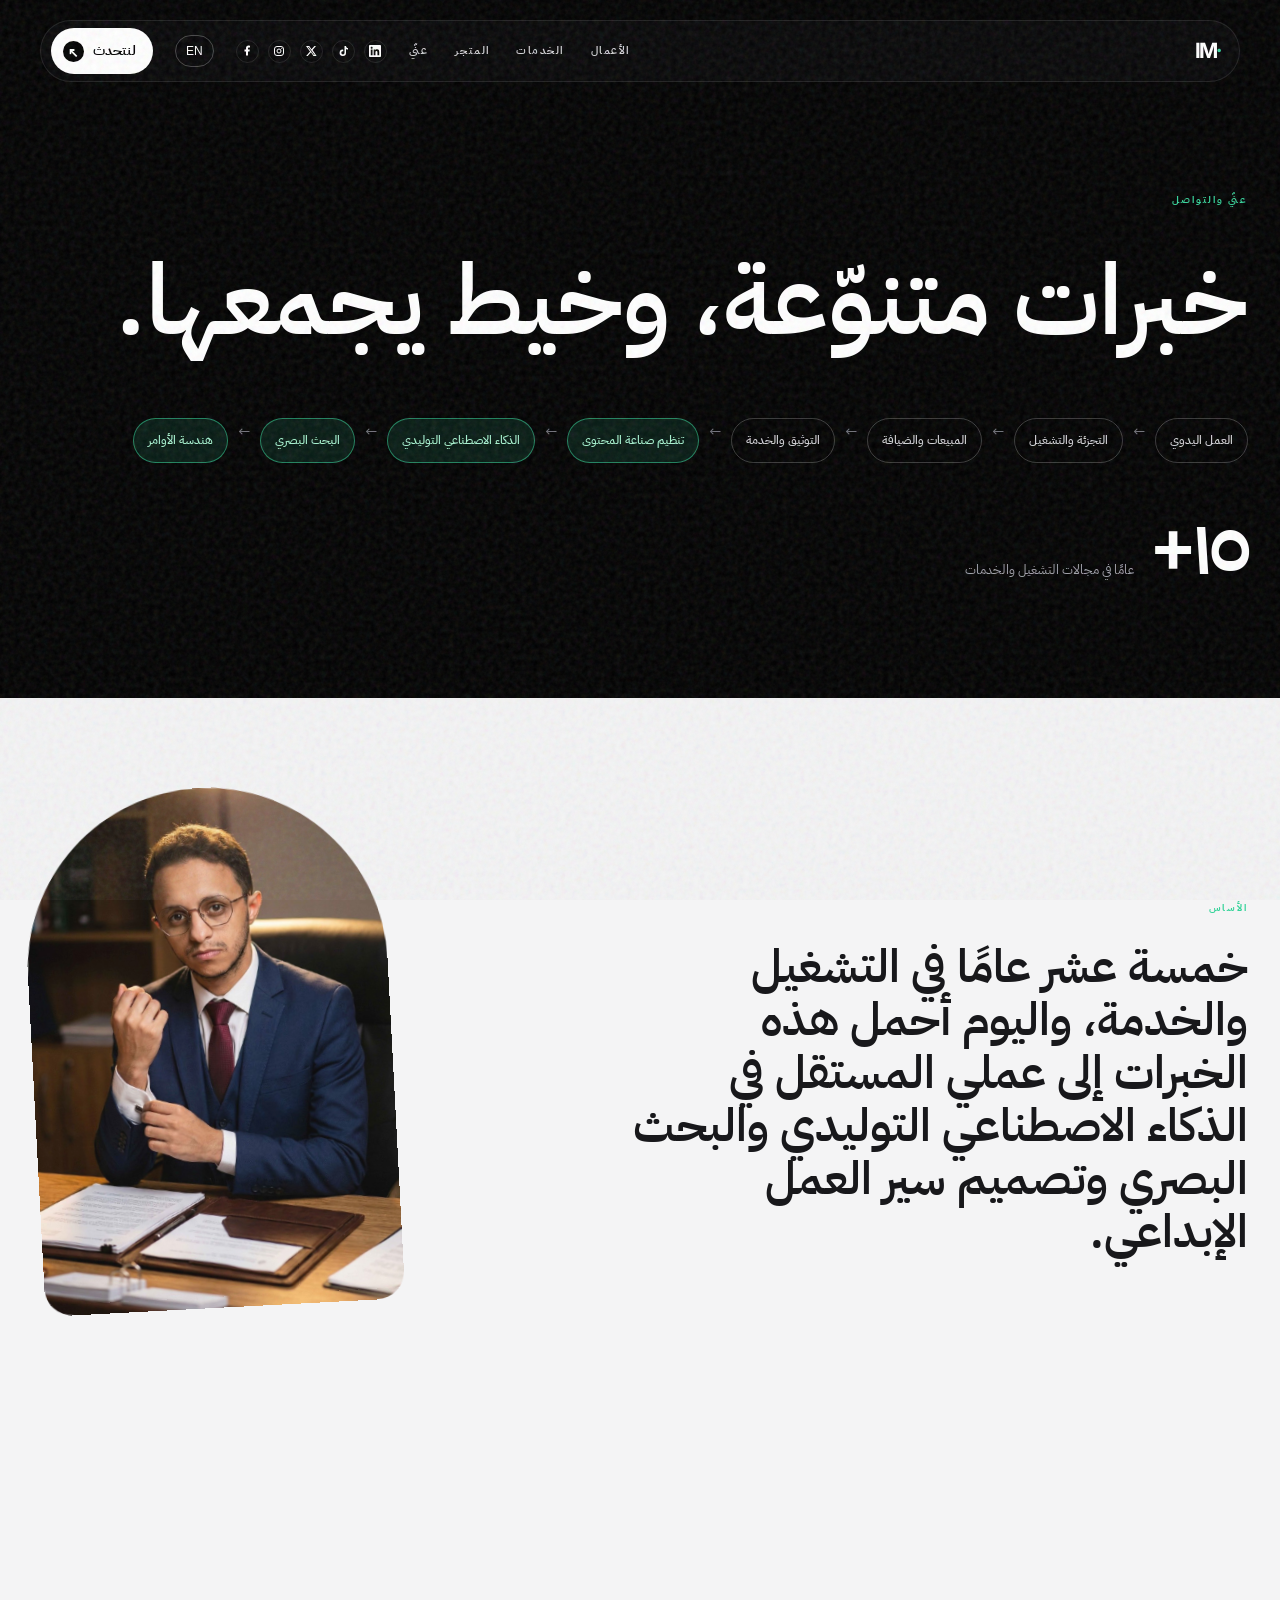
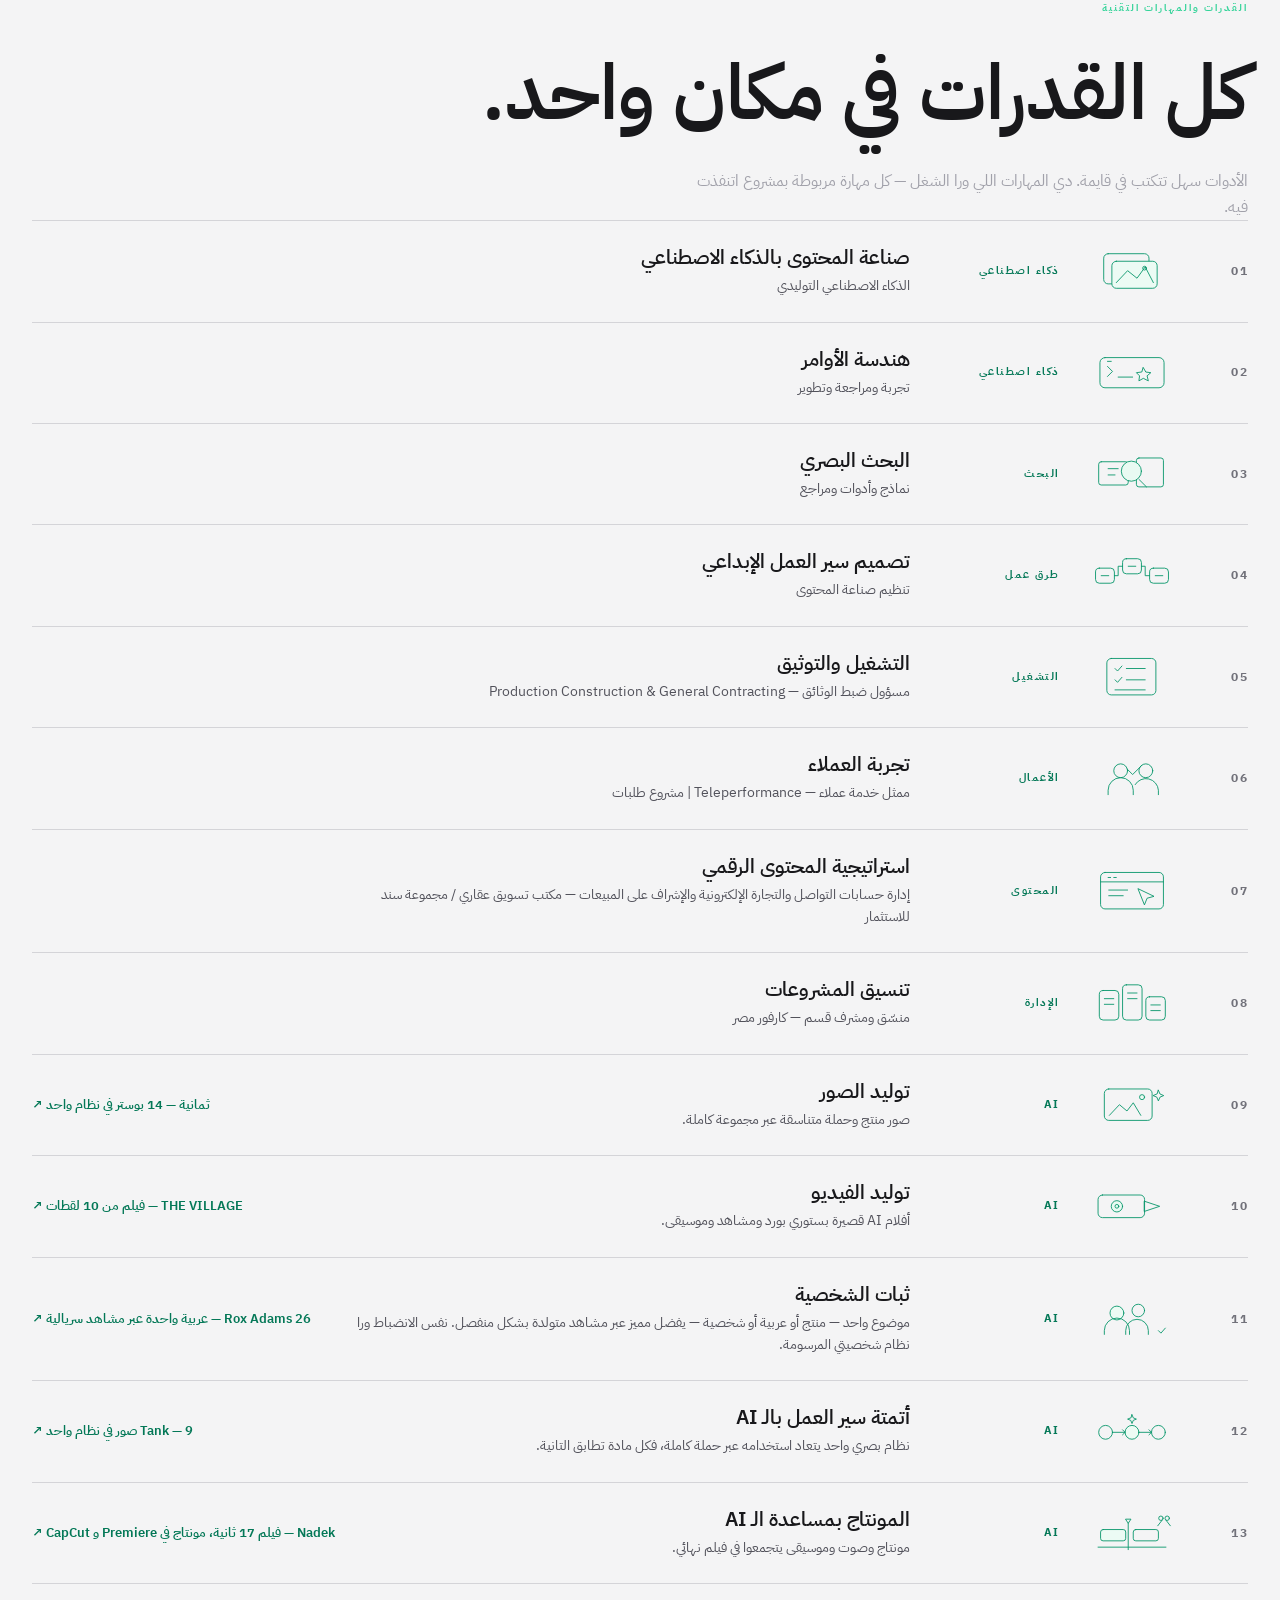
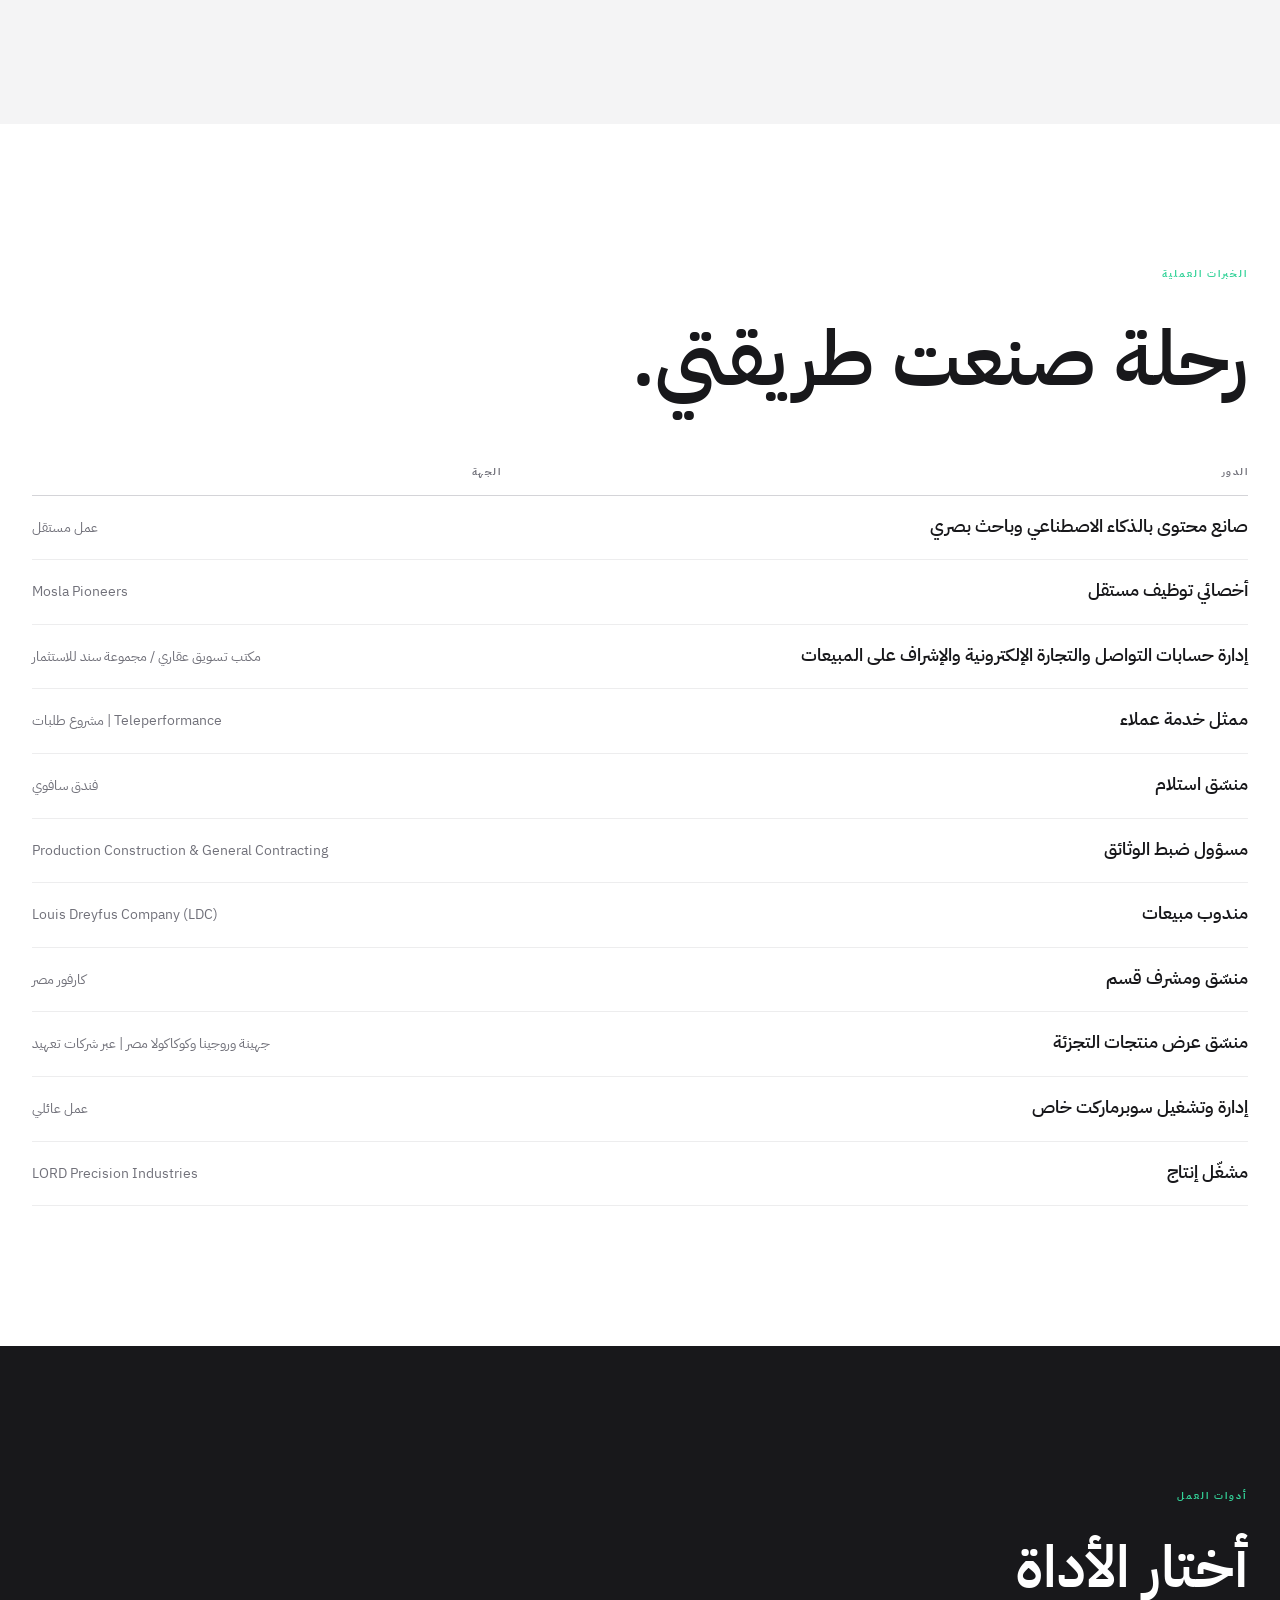
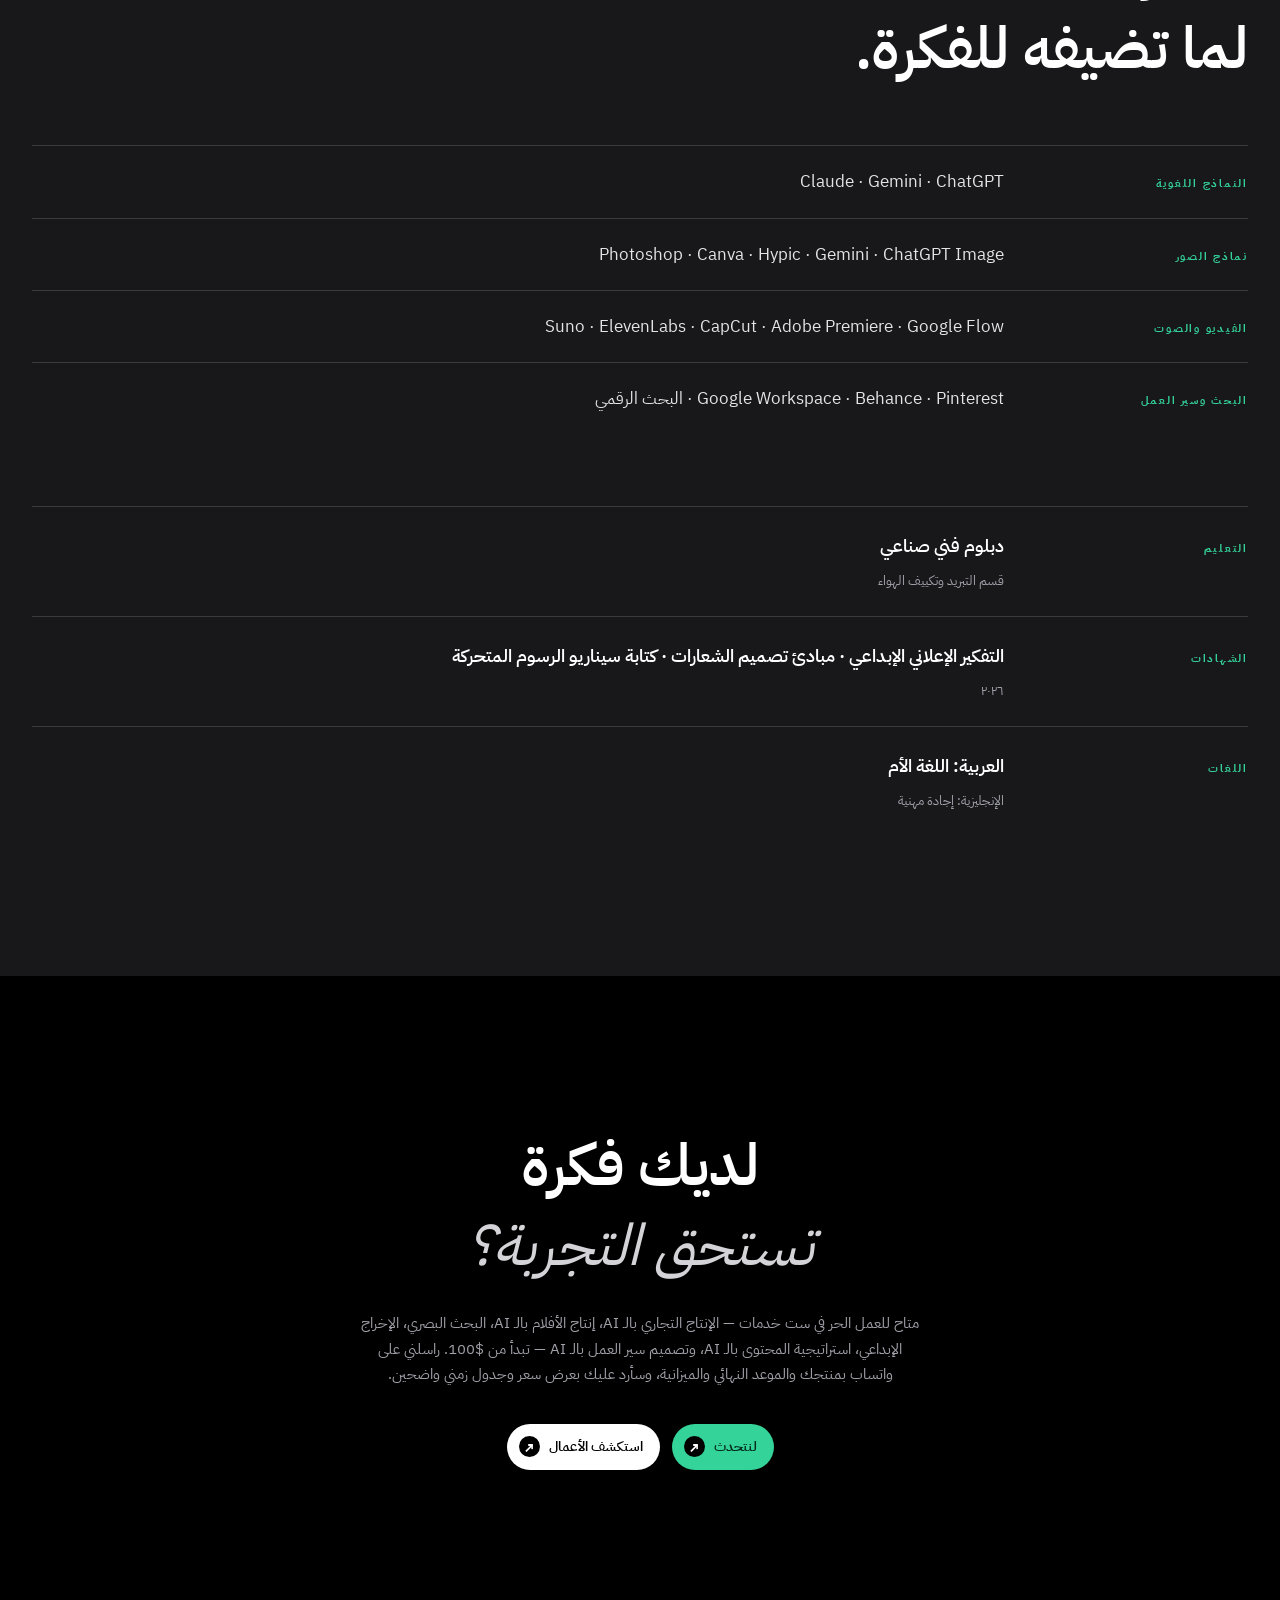
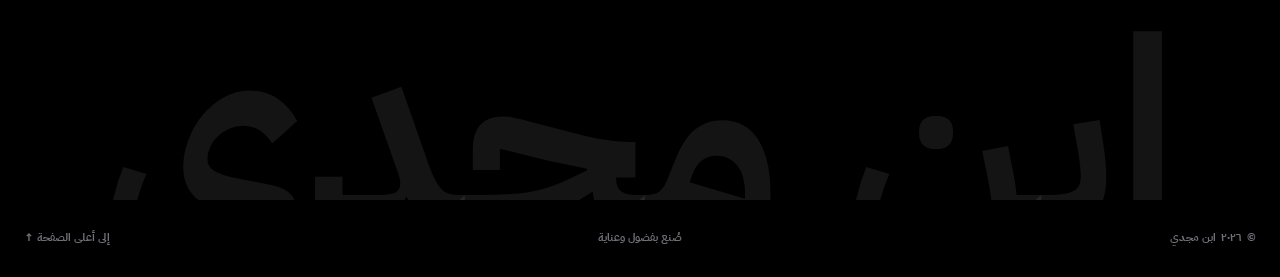
<file: info-ar.html>
<!DOCTYPE html>

<html dir="rtl" lang="ar"><head><meta charset="utf-8"/><meta content="width=device-width,initial-scale=1" name="viewport"/><meta content="رحلة ابن مجدي العملية ومهاراته وأدواته، وطرق التواصل للتعاون الإبداعي." name="description"/><meta content="index, follow" name="robots"/><meta content="#000000" name="theme-color"/><link href="https://ibn-majdi.github.io/portfolio/info-ar.html" rel="canonical"/><meta content="https://ibn-majdi.github.io/portfolio/info-ar.html" property="og:url"/><meta content="https://ibn-majdi.github.io/portfolio/assets/og-image.jpg" property="og:image"/><link href="assets/favicon.png" rel="icon" type="image/png"/><meta content="website" property="og:type"/><meta content="عن ابن مجدي | الخبرات والتواصل" property="og:title"/><meta content="رحلة ابن مجدي العملية ومهاراته وأدواته، وطرق التواصل للتعاون الإبداعي." property="og:description"/><meta content="summary" name="twitter:card"/><title>عن ابن مجدي | الخبرات والتواصل</title><link href="https://fonts.googleapis.com" rel="preconnect"/><link crossorigin="" href="https://fonts.gstatic.com" rel="preconnect"/><link href="https://fonts.googleapis.com/css2?family=Inter:wght@300;400;500;600;700&amp;display=swap" rel="stylesheet"/><link href="styles.css" rel="stylesheet"/><script type="application/ld+json">{"@context": "https://schema.org", "@type": "Person", "name": "ابن مجدي", "email": "mailto:ibnmajdi19@gmail.com", "address": {"@type": "PostalAddress", "addressLocality": "Alexandria", "addressCountry": "EG"}, "jobTitle": "صانع محتوى بالذكاء الاصطناعي وباحث بصري", "knowsAbout": ["Generative AI", "Prompt Engineering", "Visual Research", "AI Workflow Design"]}</script><meta content="ar_EG" property="og:locale"/><link href="arabic.css" rel="stylesheet"/><link href="redesign.css" rel="stylesheet"/><link href="info.html" hreflang="en" rel="alternate"/><link href="info-ar.html" hreflang="ar" rel="alternate"/></head><body><a class="skip" href="#main">انتقل إلى المحتوى</a><div class="grain"></div><header id="top"><nav><a class="logo" dir="ltr" href="index-ar.html">IM<span>·</span></a><div class="links"><a href="work-ar.html">الأعمال</a><a href="services-ar.html">الخدمات</a><a href="store-ar.html">المتجر</a><a href="info-ar.html">عنّي</a></div><div class="social-mini"><a aria-label="فيسبوك" href="https://www.facebook.com/ibnmajdi19/" rel="noopener noreferrer" target="_blank"><svg aria-hidden="true" focusable="false" viewbox="0 0 24 24"><path d="M14 21v-8h3l.5-4H14V7c0-1.1.3-2 2-2h2V1.4A26 26 0 0 0 15 1c-3 0-5 1.8-5 5v3H7v4h3v8z"></path></svg></a><a aria-label="إنستغرام" href="https://www.instagram.com/ibn.majdi" rel="noopener noreferrer" target="_blank"><svg aria-hidden="true" focusable="false" viewbox="0 0 24 24"><rect fill="none" height="18" rx="5" stroke="currentColor" stroke-width="2" width="18" x="3" y="3"></rect><circle cx="12" cy="12" fill="none" r="4" stroke="currentColor" stroke-width="2"></circle><circle cx="17.5" cy="6.5" r="1.2"></circle></svg></a><a aria-label="X" href="https://x.com/ibnmajdi19" rel="noopener noreferrer" target="_blank"><svg aria-hidden="true" focusable="false" viewbox="0 0 24 24"><path d="M18.9 2H22l-6.8 7.8L23.2 22h-6.3L12 14.6 5.5 22H2.3l7.8-9L2 2h6.5l4.4 6.7L18.9 2zm-1.1 18h1.7L7.5 4H5.7z"></path></svg></a><a aria-label="تيك توك" href="https://www.tiktok.com/@ibnmajdi19" rel="noopener noreferrer" target="_blank"><svg aria-hidden="true" focusable="false" viewbox="0 0 24 24"><path d="M15 2h3c.3 2.4 1.6 3.9 4 4.2v3a8 8 0 0 1-4-1.2v7.6a6.4 6.4 0 1 1-5.5-6.3v3.2a3.2 3.2 0 1 0 2.5 3.1z"></path></svg></a><a aria-label="لينكدإن" href="https://www.linkedin.com/in/moustafa-magdy19" rel="noopener noreferrer" target="_blank"><svg aria-hidden="true" focusable="false" viewbox="0 0 24 24"><path d="M20.447 20.452h-3.554v-5.569c0-1.328-.027-3.037-1.852-3.037-1.853 0-2.136 1.445-2.136 2.939v5.667H9.351V9h3.414v1.561h.046c.477-.9 1.637-1.85 3.37-1.85 3.601 0 4.267 2.37 4.267 5.455v6.286zM5.337 7.433c-1.144 0-2.063-.926-2.063-2.065 0-1.138.92-2.063 2.063-2.063 1.14 0 2.064.925 2.064 2.063 0 1.139-.925 2.065-2.064 2.065zm1.782 13.019H3.555V9h3.564v11.452zM22.225 0H1.771C.792 0 0 .774 0 1.729v20.542C0 23.227.792 24 1.771 24h20.451C23.2 24 24 23.227 24 22.271V1.729C24 .774 23.2 0 22.222 0h.003z"></path></svg></a></div><a aria-label="Switch to English" class="language-link" dir="ltr" href="info.html" lang="en">EN</a><a class="pill light" href="info-ar.html#contact">لنتحدث <b>↖</b></a><button aria-expanded="false" aria-label="افتح القائمة" class="menu">☰</button></nav><div class="mobile-links"><a href="index-ar.html">الرئيسية</a><a href="work-ar.html">الأعمال</a><a href="services-ar.html">الخدمات</a><a href="store-ar.html">المتجر</a><a href="info-ar.html">عنّي والتواصل</a><a href="info.html" lang="en">English</a></div></header><main id="main"><section class="pt-page-hero pt-info-hero"><p class="pt-eyebrow">عنّي والتواصل</p><h1>خبرات متنوّعة، وخيط يجمعها.</h1><div class="pt-workflow"><span>العمل اليدوي</span><i>←</i><span>التجزئة والتشغيل</span><i>←</i><span>المبيعات والضيافة</span><i>←</i><span>التوثيق والخدمة</span><i>←</i><b>تنظيم صناعة المحتوى</b><i>←</i><b>الذكاء الاصطناعي التوليدي</b><i>←</i><b>البحث البصري</b><i>←</i><b>هندسة الأوامر</b></div><p class="pt-info-stat"><strong>١٥+</strong><span>عامًا في مجالات التشغيل والخدمات</span></p></section><section class="pt-statement"><p class="pt-eyebrow reveal">الأساس</p><p class="pt-statement-text reveal">خمسة عشر عامًا في التشغيل والخدمة، واليوم أحمل هذه الخبرات إلى عملي المستقل في الذكاء الاصطناعي التوليدي والبحث البصري وتصميم سير العمل الإبداعي.</p><div class="pt-orb"><img alt="ابن مجدي في مساحة عمله" loading="lazy" src="assets/portrait-desk.jpg"/></div></section><section class="pt-caps"><p class="pt-eyebrow">القدرات والمهارات التقنية</p><h2>كل القدرات في مكان واحد.</h2><p class="pt-lede">الأدوات سهل تتكتب في قايمة. دي المهارات اللي ورا الشغل — كل مهارة مربوطة بمشروع اتنفذت فيه.</p><div class="pt-cap-row"><span class="pt-cap-num">01</span><span class="pt-cap-icon"><svg aria-hidden="true" focusable="false" viewbox="0 0 140 75"><rect height="48" rx="7" width="72" x="25" y="10"></rect><rect fill="#ecfbf4" height="43" rx="7" width="72" x="38" y="22"></rect><path d="M45 56l18-19 15 12 13-18 13 25"></path><circle cx="90" cy="33" r="3"></circle></svg></span><span class="pt-cap-tag">ذكاء اصطناعي</span><div class="pt-cap-main"><b>صناعة المحتوى بالذكاء الاصطناعي</b><p>الذكاء الاصطناعي التوليدي</p></div></div><div class="pt-cap-row"><span class="pt-cap-num">02</span><span class="pt-cap-icon"><svg aria-hidden="true" focusable="false" viewbox="0 0 140 75"><rect height="48" rx="8" width="102" x="19" y="13"></rect><path d="M31 27l8 8-8 8M48 44h23M31 19h6"></path><path d="M88 29l4 7 8 1-6 5 2 8-8-4-7 4 1-8-5-5 8-1z"></path></svg></span><span class="pt-cap-tag">ذكاء اصطناعي</span><div class="pt-cap-main"><b>هندسة الأوامر</b><p>تجربة ومراجعة وتطوير</p></div></div><div class="pt-cap-row"><span class="pt-cap-num">03</span><span class="pt-cap-icon"><svg aria-hidden="true" focusable="false" viewbox="0 0 140 75"><rect height="37" rx="4" width="47" x="17" y="18"></rect><rect height="46" rx="4" width="43" x="77" y="12"></rect><circle cx="69" cy="33" fill="#e9faf2" r="16"></circle><path d="M81 46l12 12M32 29h16M32 39h11"></path></svg></span><span class="pt-cap-tag">البحث</span><div class="pt-cap-main"><b>البحث البصري</b><p>نماذج وأدوات ومراجع</p></div></div><div class="pt-cap-row"><span class="pt-cap-num">04</span><span class="pt-cap-icon"><svg aria-hidden="true" focusable="false" viewbox="0 0 140 75"><rect height="24" rx="6" width="30" x="12" y="25"></rect><rect height="24" rx="6" width="30" x="55" y="10"></rect><rect height="24" rx="6" width="30" x="98" y="25"></rect><path d="M42 37h6V22h7M85 22h6v15h7M21 37h12M64 22h12M107 37h12"></path></svg></span><span class="pt-cap-tag">طرق عمل</span><div class="pt-cap-main"><b>تصميم سير العمل الإبداعي</b><p>تنظيم صناعة المحتوى</p></div></div><div class="pt-cap-row"><span class="pt-cap-num">05</span><span class="pt-cap-icon"><svg aria-hidden="true" focusable="false" viewbox="0 0 140 75"><rect height="58" rx="7" width="78" x="30" y="8"></rect><path d="M43 24l4 4 7-8M61 24h30M43 42l4 4 7-8M61 42h30M43 58h48"></path></svg></span><span class="pt-cap-tag">التشغيل</span><div class="pt-cap-main"><b>التشغيل والتوثيق</b><p>مسؤول ضبط الوثائق — Production Construction & General Contracting</p></div></div><div class="pt-cap-row"><span class="pt-cap-num">06</span><span class="pt-cap-icon"><svg aria-hidden="true" focusable="false" viewbox="0 0 140 75"><circle cx="52" cy="26" r="11"></circle><circle cx="92" cy="26" r="11"></circle><path d="M32 64v-7a20 20 0 0 1 40 0v7M75 48a20 20 0 0 1 37 9v7M62 23l9 9 14-14"></path></svg></span><span class="pt-cap-tag">الأعمال</span><div class="pt-cap-main"><b>تجربة العملاء</b><p>ممثل خدمة عملاء — Teleperformance | مشروع طلبات</p></div></div><div class="pt-cap-row"><span class="pt-cap-num">07</span><span class="pt-cap-icon"><svg aria-hidden="true" focusable="false" viewbox="0 0 140 75"><rect height="58" rx="7" width="100" x="20" y="8"></rect><path d="M20 23h100M32 16h4M41 16h4M33 36h30M33 45h23M80 34l25 12-11 3-4 10z"></path></svg></span><span class="pt-cap-tag">المحتوى</span><div class="pt-cap-main"><b>استراتيجية المحتوى الرقمي</b><p>إدارة حسابات التواصل والتجارة الإلكترونية والإشراف على المبيعات — مكتب تسويق عقاري / مجموعة سند للاستثمار</p></div></div><div class="pt-cap-row"><span class="pt-cap-num">08</span><span class="pt-cap-icon"><svg aria-hidden="true" focusable="false" viewbox="0 0 140 75"><rect height="47" rx="6" width="31" x="18" y="16"></rect><rect height="56" rx="6" width="31" x="55" y="7"></rect><rect height="37" rx="6" width="31" x="92" y="26"></rect><path d="M26 29h15M26 38h15M63 20h15M63 29h15M100 39h15M100 48h15"></path></svg></span><span class="pt-cap-tag">الإدارة</span><div class="pt-cap-main"><b>تنسيق المشروعات</b><p>منسّق ومشرف قسم — كارفور مصر</p></div></div><div class="pt-cap-row"><span class="pt-cap-num">09</span><span class="pt-cap-icon"><svg aria-hidden="true" focusable="false" viewbox="0 0 140 75"><rect height="50" rx="7" width="76" x="26" y="12"></rect><path d="M34 54l16-17 12 10 10-13 12 20"></path><circle cx="86" cy="25" fill="#ecfbf4" r="4"></circle><path d="M112 14l2.5 6 6 2.5-6 2.5-2.5 6-2.5-6-6-2.5 6-2.5z"></path></svg></span><span class="pt-cap-tag">AI</span><div class="pt-cap-main"><b>توليد الصور</b><p>صور منتج وحملة متناسقة عبر مجموعة كاملة.</p></div><a class="pt-cap-ex" href="work-ar.html?project=thamanya">ثمانية — 14 بوستر في نظام واحد ↗</a></div><div class="pt-cap-row"><span class="pt-cap-num">10</span><span class="pt-cap-icon"><svg aria-hidden="true" focusable="false" viewbox="0 0 140 75"><rect height="36" rx="7" width="74" x="16" y="20"></rect><path d="M90 30l24 8-24 8z"></path><circle cx="46" cy="38" fill="#e9faf2" r="9"></circle><circle cx="46" cy="38" r="3"></circle></svg></span><span class="pt-cap-tag">AI</span><div class="pt-cap-main"><b>توليد الفيديو</b><p>أفلام AI قصيرة بستوري بورد ومشاهد وموسيقى.</p></div><a class="pt-cap-ex" href="work-ar.html?project=the-village">THE VILLAGE — فيلم من 10 لقطات ↗</a></div><div class="pt-cap-row"><span class="pt-cap-num">11</span><span class="pt-cap-icon"><svg aria-hidden="true" focusable="false" viewbox="0 0 140 75"><circle cx="80" cy="24" r="10"></circle><path d="M60 62v-6a18 18 0 0 1 36 0v6"></path><circle cx="46" cy="28" fill="#ecfbf4" r="11"></circle><path d="M26 62v-6a20 20 0 0 1 40 0v6"></path><path d="M112 56l4 4 7-8"></path></svg></span><span class="pt-cap-tag">AI</span><div class="pt-cap-main"><b>ثبات الشخصية</b><p>موضوع واحد — منتج أو عربية أو شخصية — يفضل مميز عبر مشاهد متولدة بشكل منفصل. نفس الانضباط ورا نظام شخصيتي المرسومة.</p></div><a class="pt-cap-ex" href="work-ar.html?project=rox-adams-26">Rox Adams 26 — عربية واحدة عبر مشاهد سريالية ↗</a></div><div class="pt-cap-row"><span class="pt-cap-num">12</span><span class="pt-cap-icon"><svg aria-hidden="true" focusable="false" viewbox="0 0 140 75"><circle cx="28" cy="38" r="11"></circle><circle cx="70" cy="38" fill="#ecfbf4" r="11"></circle><circle cx="112" cy="38" r="11"></circle><path d="M39 38h20M81 38h20"></path><path d="M55 34l4 4-4 4M97 34l4 4-4 4"></path><path d="M70 10l2 5 5 2-5 2-2 5-2-5-5-2 5-2z"></path></svg></span><span class="pt-cap-tag">AI</span><div class="pt-cap-main"><b>أتمتة سير العمل بالـ AI</b><p>نظام بصري واحد يتعاد استخدامه عبر حملة كاملة، فكل مادة تطابق التانية.</p></div><a class="pt-cap-ex" href="work-ar.html?project=tank">Tank — 9 صور في نظام واحد ↗</a></div><div class="pt-cap-row"><span class="pt-cap-num">13</span><span class="pt-cap-icon"><svg aria-hidden="true" focusable="false" viewbox="0 0 140 75"><rect fill="#ecfbf4" height="18" rx="4" width="40" x="20" y="32"></rect><rect height="18" rx="4" width="40" x="72" y="32"></rect><path d="M64 22v42"></path><path d="M60 16l4 6 4-6z"></path><path d="M16 60h108"></path><circle cx="116" cy="14" r="3.5"></circle><circle cx="126" cy="14" r="3.5"></circle><path d="M118 17l-7 9M124 17l7 9"></path></svg></span><span class="pt-cap-tag">AI</span><div class="pt-cap-main"><b>المونتاج بمساعدة الـ AI</b><p>مونتاج وصوت وموسيقى يتجمعوا في فيلم نهائي.</p></div><a class="pt-cap-ex" href="work-ar.html?project=nadek">Nadek — فيلم 17 ثانية، مونتاج في Premiere و CapCut ↗</a></div></section><section class="pt-dates"><p class="pt-eyebrow">الخبرات العملية</p><h2>رحلة صنعت طريقتي.</h2><table><thead><tr><th>الدور</th><th>الجهة</th></tr></thead><tbody><tr><td>صانع محتوى بالذكاء الاصطناعي وباحث بصري</td><td>عمل مستقل</td></tr><tr><td>أخصائي توظيف مستقل</td><td><bdi dir="ltr">Mosla Pioneers</bdi></td></tr><tr><td>إدارة حسابات التواصل والتجارة الإلكترونية والإشراف على المبيعات</td><td>مكتب تسويق عقاري / مجموعة سند للاستثمار</td></tr><tr><td>ممثل خدمة عملاء</td><td><bdi dir="ltr">Teleperformance</bdi> | مشروع طلبات</td></tr><tr><td>منسّق استلام</td><td>فندق سافوي</td></tr><tr><td>مسؤول ضبط الوثائق</td><td><bdi dir="ltr">Production Construction &amp; General Contracting</bdi></td></tr><tr><td>مندوب مبيعات</td><td><bdi dir="ltr">Louis Dreyfus Company (LDC)</bdi></td></tr><tr><td>منسّق ومشرف قسم</td><td>كارفور مصر</td></tr><tr><td>منسّق عرض منتجات التجزئة</td><td>جهينة وروجينا وكوكاكولا مصر | عبر شركات تعهيد</td></tr><tr><td>إدارة وتشغيل سوبرماركت خاص</td><td>عمل عائلي</td></tr><tr><td>مشغّل إنتاج</td><td><bdi dir="ltr">LORD Precision Industries</bdi></td></tr></tbody></table></section><section class="pt-toolbox"><p class="pt-eyebrow">أدوات العمل</p><h2>أختار الأداة<br/>لما تضيفه للفكرة.</h2><div class="pt-tool-row"><span>النماذج اللغوية</span><p><bdi dir="ltr">ChatGPT</bdi> · <bdi dir="ltr">Gemini</bdi> · <bdi dir="ltr">Claude</bdi></p></div><div class="pt-tool-row"><span>نماذج الصور</span><p><bdi dir="ltr">ChatGPT Image</bdi> · <bdi dir="ltr">Gemini</bdi> · <bdi dir="ltr">Hypic</bdi> · <bdi dir="ltr">Canva</bdi> · <bdi dir="ltr">Photoshop</bdi></p></div><div class="pt-tool-row"><span>الفيديو والصوت</span><p><bdi dir="ltr">Google Flow</bdi> · <bdi dir="ltr">Adobe Premiere</bdi> · <bdi dir="ltr">CapCut</bdi> · <bdi dir="ltr">ElevenLabs</bdi> · <bdi dir="ltr">Suno</bdi></p></div><div class="pt-tool-row"><span>البحث وسير العمل</span><p><bdi dir="ltr">Pinterest</bdi> · <bdi dir="ltr">Behance</bdi> · <bdi dir="ltr">Google Workspace</bdi> · البحث الرقمي</p></div><div class="pt-cred-rows"><div class="pt-cred-row"><span>التعليم</span><div><b>دبلوم فني صناعي</b><p>قسم التبريد وتكييف الهواء</p></div></div><div class="pt-cred-row"><span>الشهادات</span><div><b>التفكير الإعلاني الإبداعي · مبادئ تصميم الشعارات · كتابة سيناريو الرسوم المتحركة</b><p>٢٠٢٦</p></div></div><div class="pt-cred-row"><span>اللغات</span><div><b>العربية: اللغة الأم</b><p>الإنجليزية: إجادة مهنية</p></div></div></div></section></main><section class="pt-close"><h2>لديك فكرة<br/><em>تستحق التجربة؟</em></h2><p>متاح للعمل الحر في ست خدمات — الإنتاج التجاري بالـ AI، إنتاج الأفلام بالـ AI، البحث البصري، الإخراج الإبداعي، استراتيجية المحتوى بالـ AI، وتصميم سير العمل بالـ AI — تبدأ من $100. راسلني على واتساب بمنتجك والموعد النهائي والميزانية، وسأرد عليك بعرض سعر وجدول زمني واضحين.</p><div class="pt-close-actions"><a class="pill accent" href="https://wa.me/201203490148" rel="noopener noreferrer" target="_blank">لنتحدث <b>↗</b></a><a class="pill light" href="work-ar.html">استكشف الأعمال <b>↗</b></a></div></section><div class="pt-wordmark" aria-hidden="true"><span>ابن مجدي</span></div><footer><span>© <span id="year"></span> ابن مجدي</span><span>صُنع بفضول وعناية</span><a href="#top">إلى أعلى الصفحة ↑</a></footer><script src="script.js"></script><script src="locale-ar.js"></script><script src="redesign.js"></script></body></html>
</file>
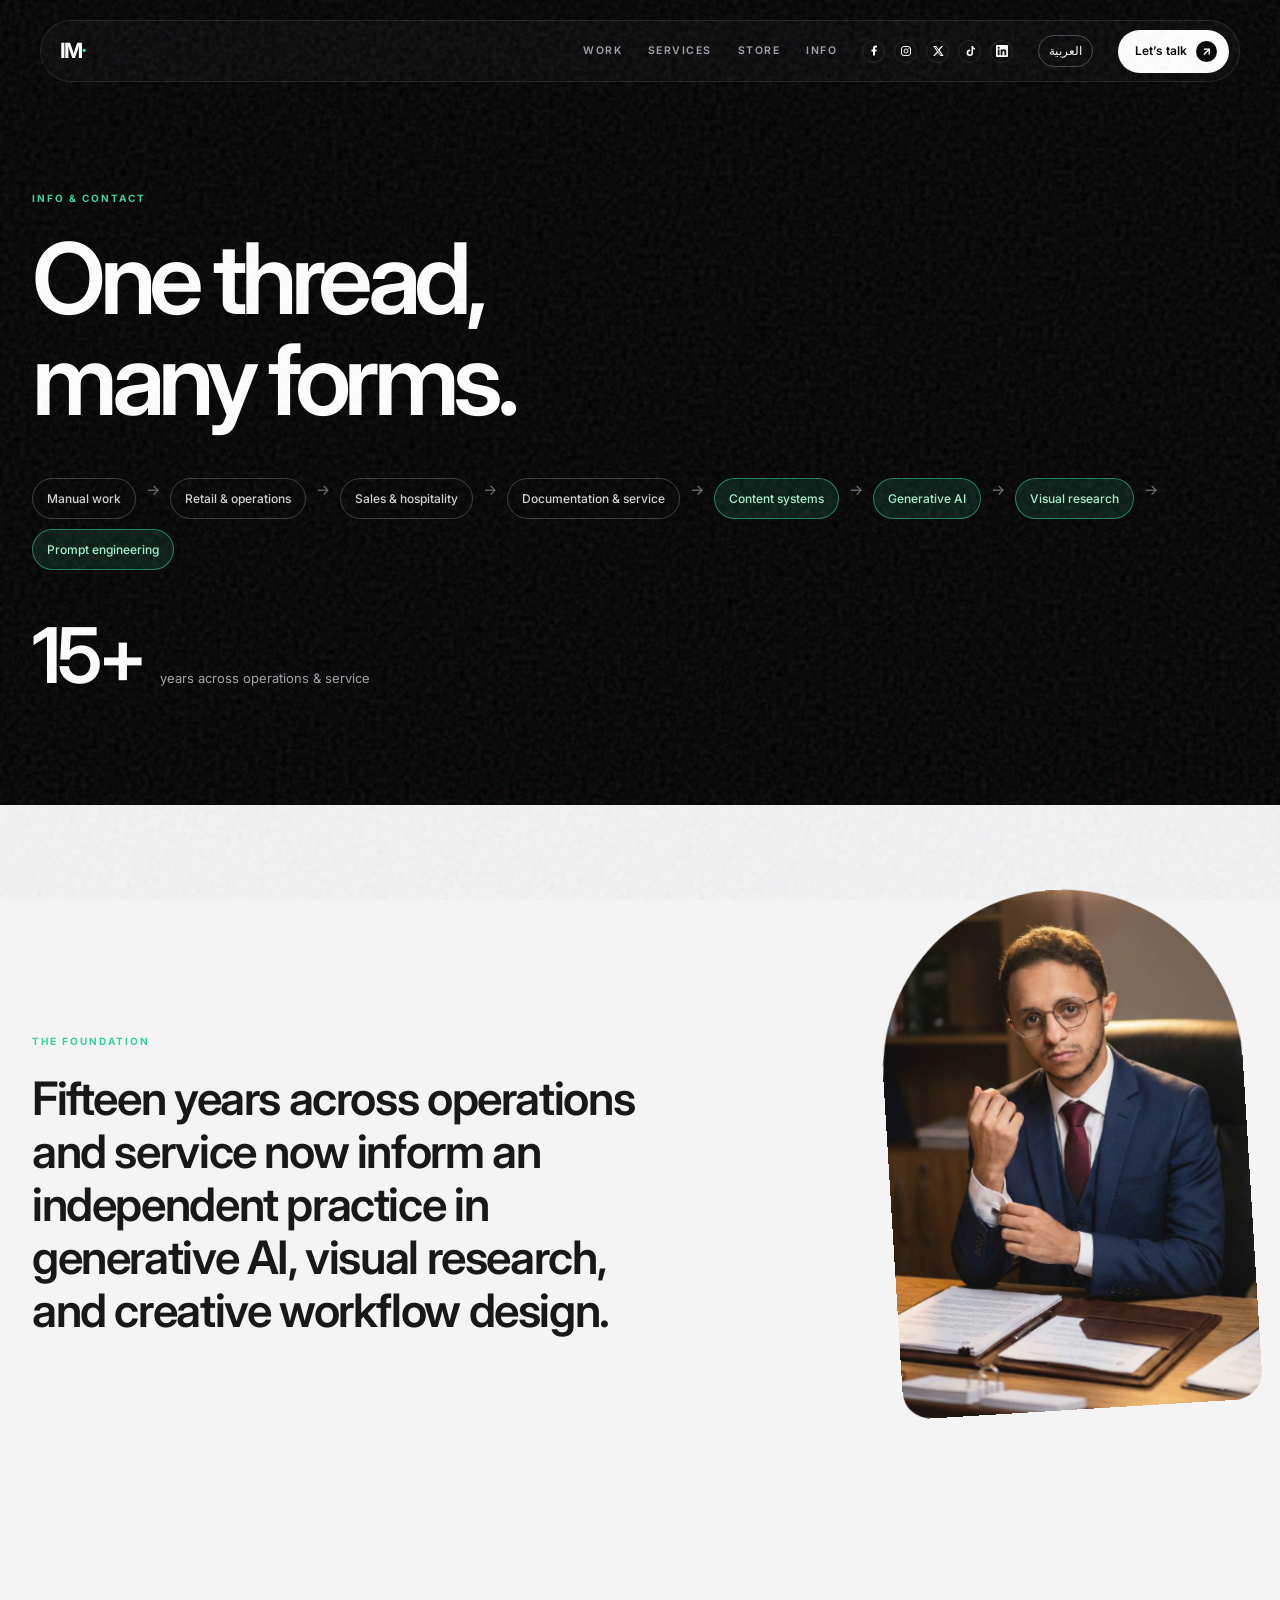
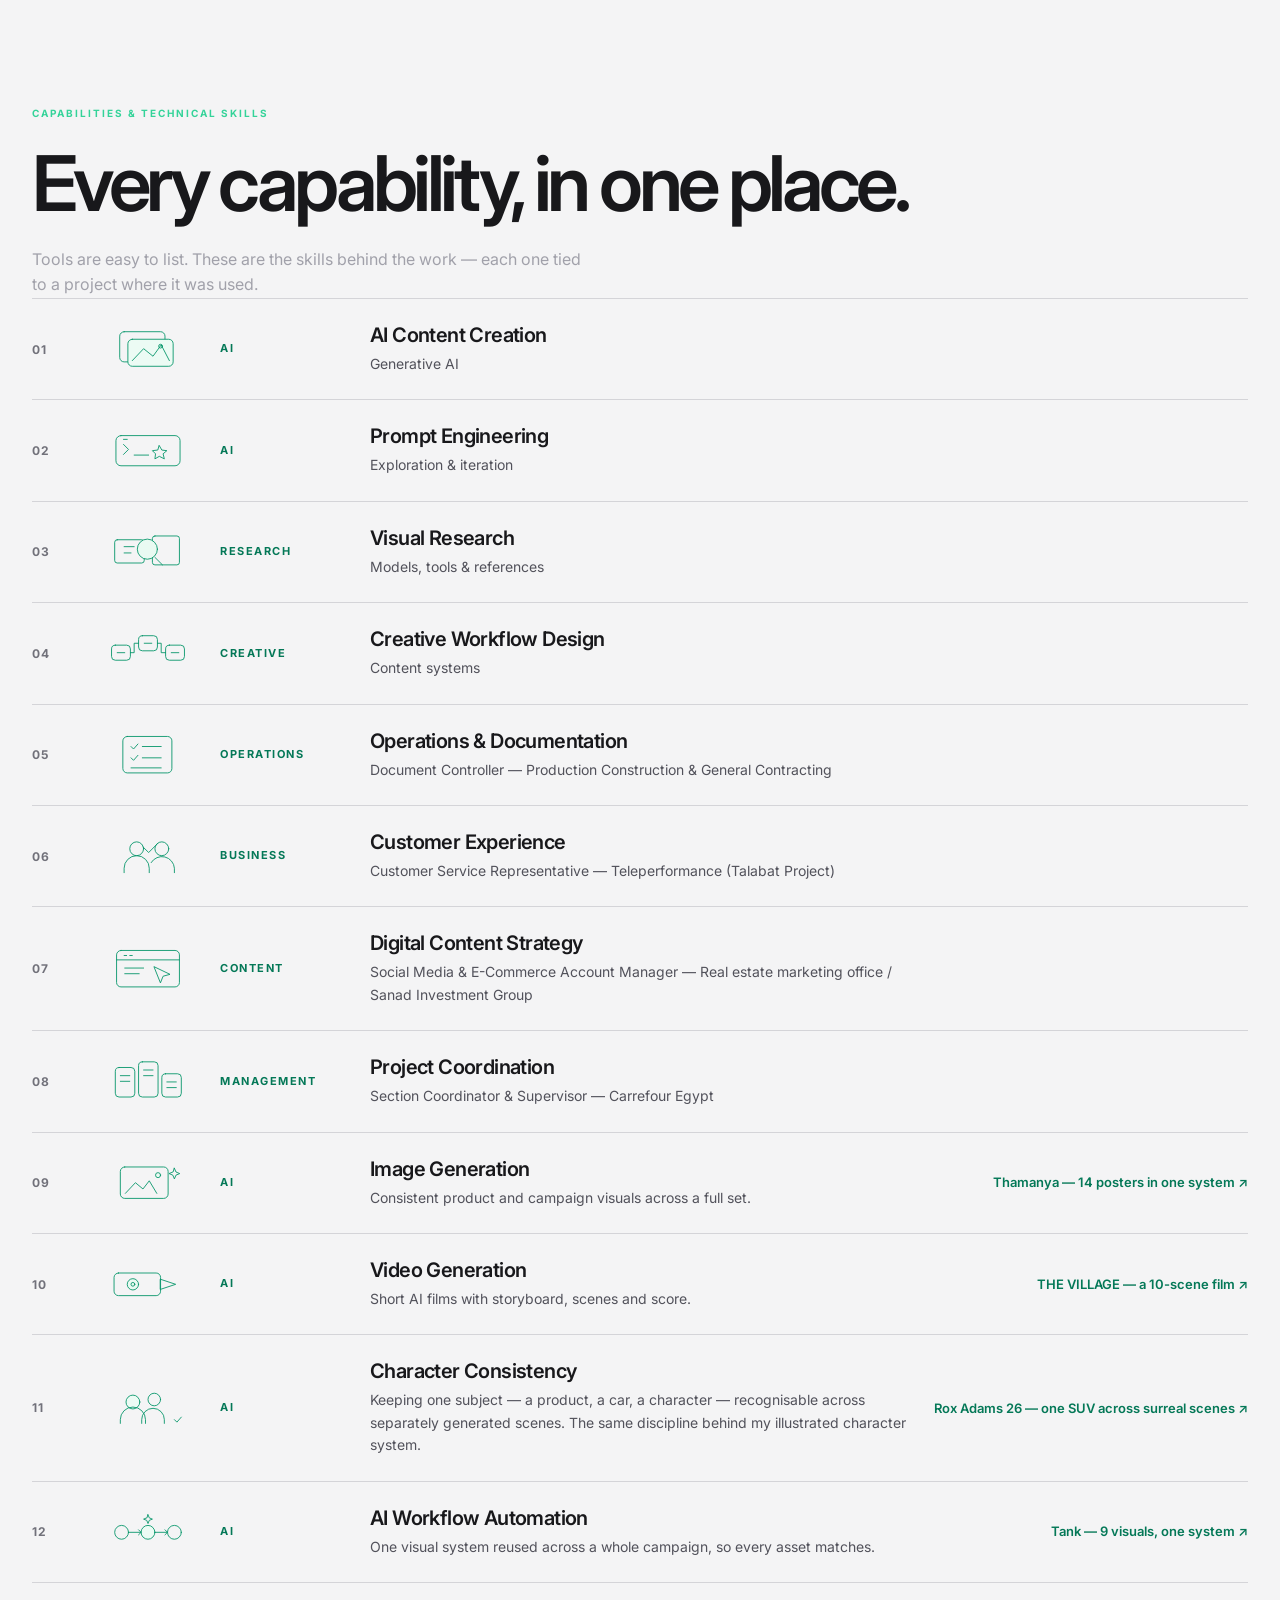
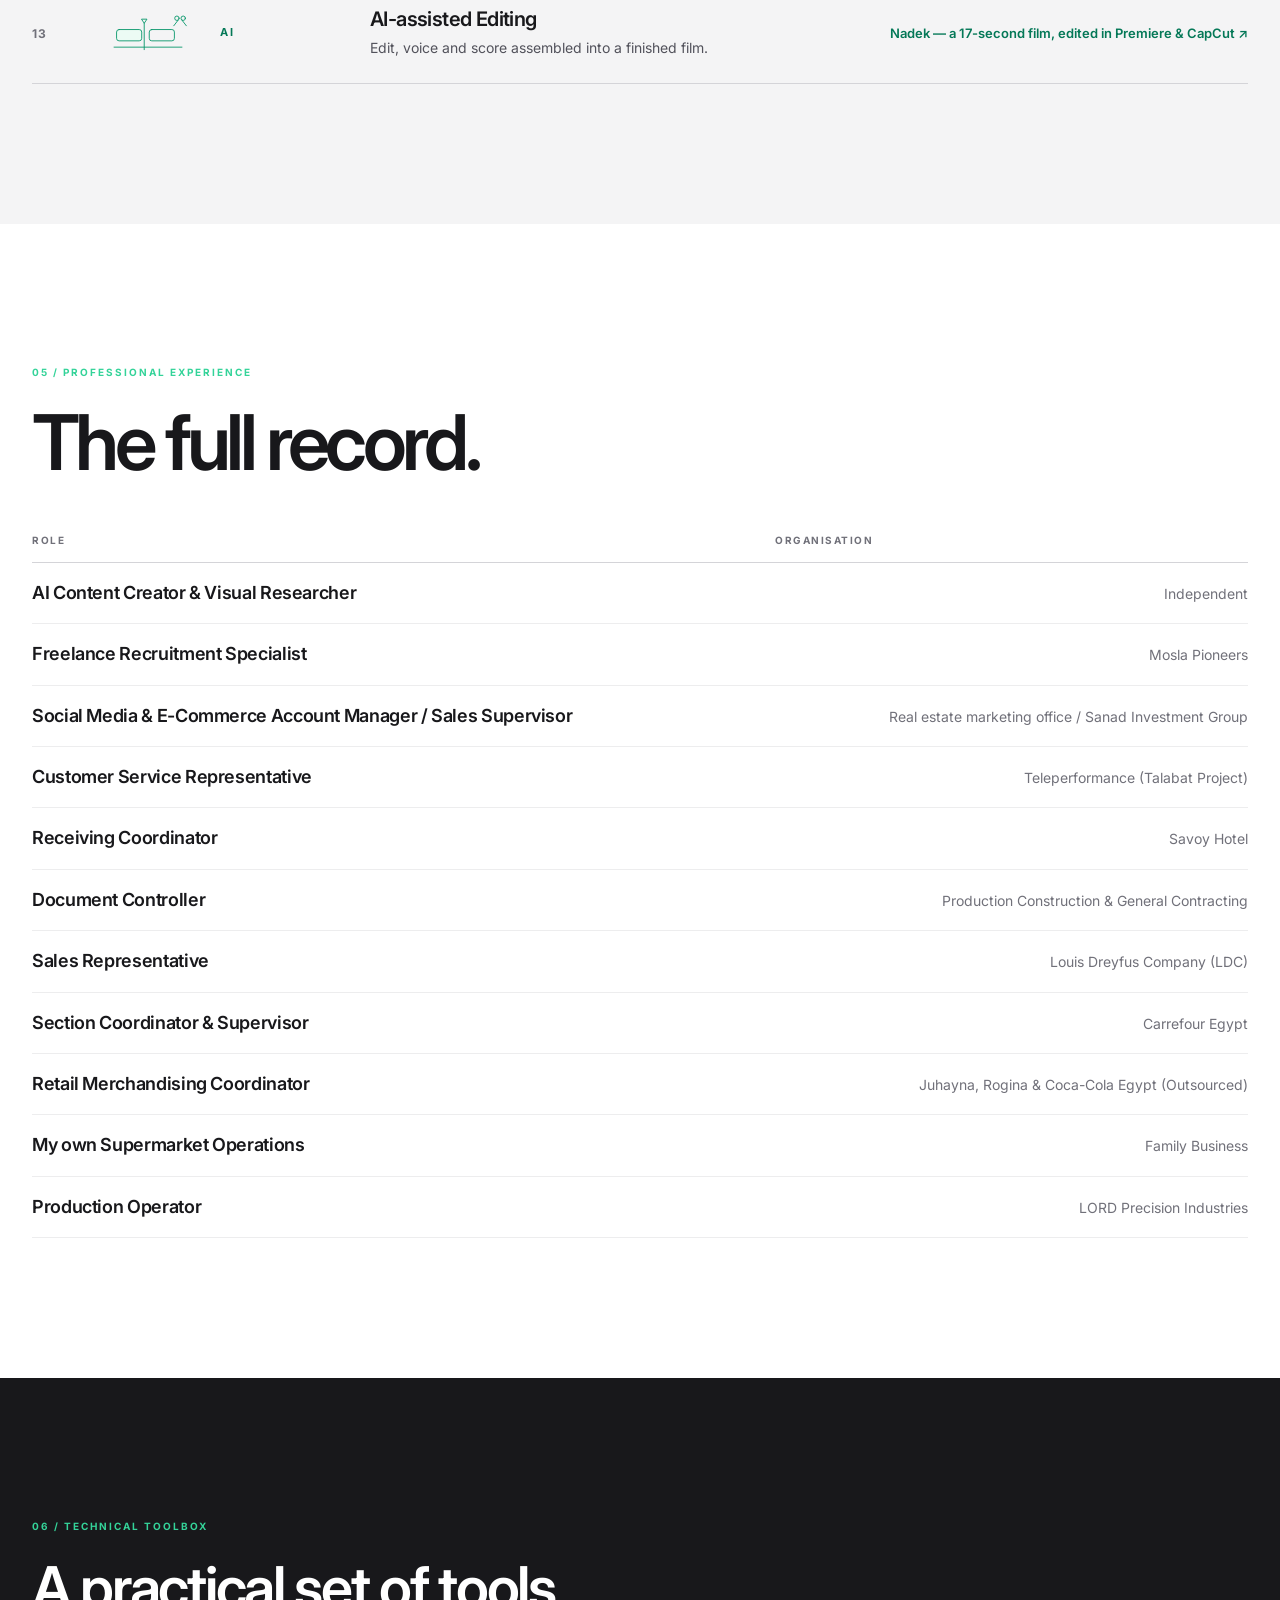
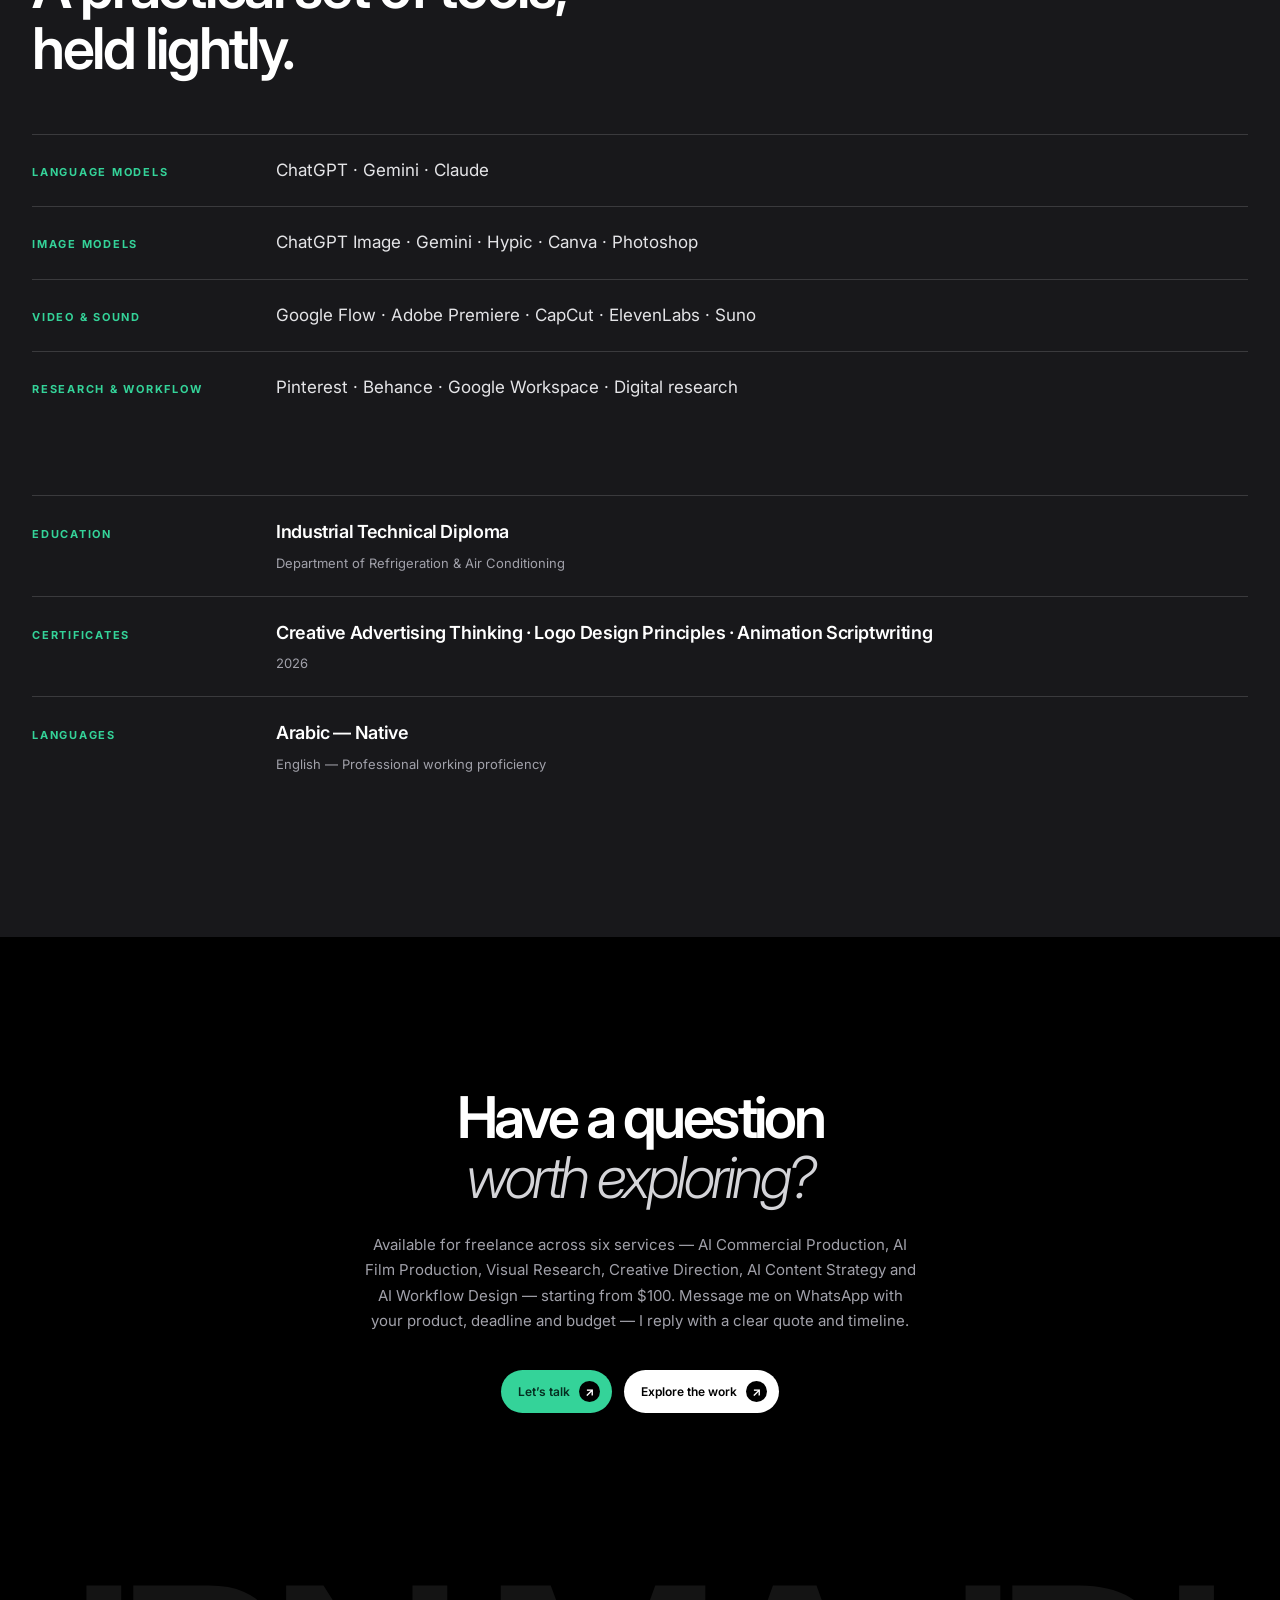
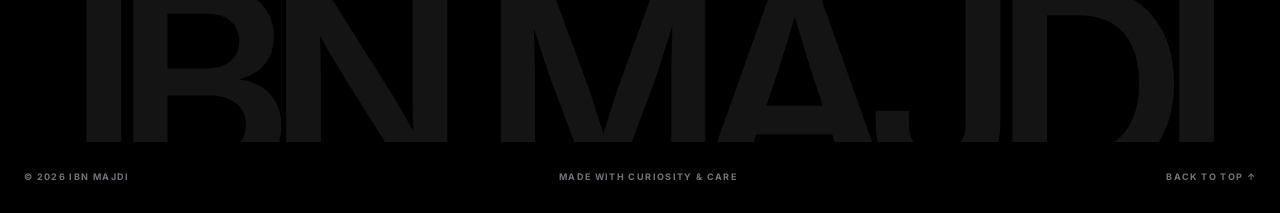
<file: info.html>
<!DOCTYPE html>

<html lang="en"><head><meta charset="utf-8"/><meta content="width=device-width,initial-scale=1" name="viewport"/><meta content="Career timeline, expertise, experience, and contact for Ibn Majdi, AI content creator and visual researcher based in Alexandria, Egypt." name="description"/><meta content="index, follow" name="robots"/><meta content="#000000" name="theme-color"/><link href="https://ibn-majdi.github.io/portfolio/info.html" rel="canonical"/><meta content="https://ibn-majdi.github.io/portfolio/info.html" property="og:url"/><meta content="https://ibn-majdi.github.io/portfolio/assets/og-image.jpg" property="og:image"/><link href="assets/favicon.png" rel="icon" type="image/png"/><meta content="website" property="og:type"/><meta content="Info &amp; Contact — Ibn Majdi" property="og:title"/><meta content="Career timeline, expertise, experience, and contact for Ibn Majdi, AI content creator and visual researcher based in Alexandria, Egypt." property="og:description"/><meta content="summary" name="twitter:card"/><title>Info &amp; Contact — Ibn Majdi</title><link href="https://fonts.googleapis.com" rel="preconnect"/><link crossorigin="" href="https://fonts.gstatic.com" rel="preconnect"/><link href="https://fonts.googleapis.com/css2?family=Inter:wght@300;400;500;600;700&amp;display=swap" rel="stylesheet"/><link href="styles.css" rel="stylesheet"/><link href="redesign.css" rel="stylesheet"/><script type="application/ld+json">{"@context":"https://schema.org","@type":"Person","name":"Ibn Majdi","email":"mailto:ibnmajdi19@gmail.com","address":{"@type":"PostalAddress","addressLocality":"Alexandria","addressCountry":"EG"},"jobTitle":"AI Content Creator & Visual Researcher","knowsAbout":["Generative AI","Prompt Engineering","Visual Research","AI Workflow Design"]}</script><link href="language.css" rel="stylesheet"/><link href="info.html" hreflang="en" rel="alternate"/><link href="info-ar.html" hreflang="ar" rel="alternate"/></head><body><a class="skip" href="#main">Skip to content</a><div class="grain"></div><header id="top"><nav><a class="logo" href="index.html">IM<span>·</span></a><div class="links"><a href="work.html">Work</a><a href="services.html">Services</a><a href="store.html">Store</a><a href="info.html">Info</a></div><div class="social-mini"><a aria-label="Facebook" href="https://www.facebook.com/ibnmajdi19/" rel="noopener noreferrer" target="_blank"><svg aria-hidden="true" focusable="false" viewbox="0 0 24 24"><path d="M14 21v-8h3l.5-4H14V7c0-1.1.3-2 2-2h2V1.4A26 26 0 0 0 15 1c-3 0-5 1.8-5 5v3H7v4h3v8z"></path></svg></a><a aria-label="Instagram" href="https://www.instagram.com/ibn.majdi" rel="noopener noreferrer" target="_blank"><svg aria-hidden="true" focusable="false" viewbox="0 0 24 24"><rect fill="none" height="18" rx="5" stroke="currentColor" stroke-width="2" width="18" x="3" y="3"></rect><circle cx="12" cy="12" fill="none" r="4" stroke="currentColor" stroke-width="2"></circle><circle cx="17.5" cy="6.5" r="1.2"></circle></svg></a><a aria-label="X" href="https://x.com/ibnmajdi19" rel="noopener noreferrer" target="_blank"><svg aria-hidden="true" focusable="false" viewbox="0 0 24 24"><path d="M18.9 2H22l-6.8 7.8L23.2 22h-6.3L12 14.6 5.5 22H2.3l7.8-9L2 2h6.5l4.4 6.7L18.9 2zm-1.1 18h1.7L7.5 4H5.7z"></path></svg></a><a aria-label="TikTok" href="https://www.tiktok.com/@ibnmajdi19" rel="noopener noreferrer" target="_blank"><svg aria-hidden="true" focusable="false" viewbox="0 0 24 24"><path d="M15 2h3c.3 2.4 1.6 3.9 4 4.2v3a8 8 0 0 1-4-1.2v7.6a6.4 6.4 0 1 1-5.5-6.3v3.2a3.2 3.2 0 1 0 2.5 3.1z"></path></svg></a><a aria-label="LinkedIn" href="https://www.linkedin.com/in/moustafa-magdy19" rel="noopener noreferrer" target="_blank"><svg aria-hidden="true" focusable="false" viewbox="0 0 24 24"><path d="M20.447 20.452h-3.554v-5.569c0-1.328-.027-3.037-1.852-3.037-1.853 0-2.136 1.445-2.136 2.939v5.667H9.351V9h3.414v1.561h.046c.477-.9 1.637-1.85 3.37-1.85 3.601 0 4.267 2.37 4.267 5.455v6.286zM5.337 7.433c-1.144 0-2.063-.926-2.063-2.065 0-1.138.92-2.063 2.063-2.063 1.14 0 2.064.925 2.064 2.063 0 1.139-.925 2.065-2.064 2.065zm1.782 13.019H3.555V9h3.564v11.452zM22.225 0H1.771C.792 0 0 .774 0 1.729v20.542C0 23.227.792 24 1.771 24h20.451C23.2 24 24 23.227 24 22.271V1.729C24 .774 23.2 0 22.222 0h.003z"></path></svg></a></div><a aria-label="التبديل إلى العربية" class="language-link" dir="rtl" href="info-ar.html" lang="ar">العربية</a><a class="pill light" href="info.html#contact">Let’s talk <b>↗</b></a><button aria-expanded="false" aria-label="Open navigation" class="menu">☰</button></nav><div class="mobile-links"><a href="index.html">Home</a><a href="work.html">Work</a><a href="services.html">Services</a><a href="store.html">Store</a><a href="info.html">Info &amp; contact</a><a href="info-ar.html" lang="ar">العربية</a></div></header><main id="main"><section class="pt-page-hero pt-info-hero"><p class="pt-eyebrow">INFO &amp; CONTACT</p><h1>One thread,<br/>many forms.</h1><div class="pt-workflow"><span>Manual work</span><i>→</i><span>Retail &amp; operations</span><i>→</i><span>Sales &amp; hospitality</span><i>→</i><span>Documentation &amp; service</span><i>→</i><b>Content systems</b><i>→</i><b>Generative AI</b><i>→</i><b>Visual research</b><i>→</i><b>Prompt engineering</b></div><p class="pt-info-stat"><strong>15+</strong><span>years across operations &amp; service</span></p></section><section class="pt-statement"><p class="pt-eyebrow reveal">THE FOUNDATION</p><p class="pt-statement-text reveal">Fifteen years across operations and service now inform an independent practice in generative AI, visual research, and creative workflow design.</p><div class="pt-orb"><img alt="Ibn Majdi at his desk" loading="lazy" src="assets/portrait-desk.jpg"/></div></section><section class="pt-caps"><p class="pt-eyebrow">CAPABILITIES &amp; TECHNICAL SKILLS</p><h2>Every capability, in one place.</h2><p class="pt-lede">Tools are easy to list. These are the skills behind the work — each one tied to a project where it was used.</p><div class="pt-cap-row"><span class="pt-cap-num">01</span><span class="pt-cap-icon"><svg aria-hidden="true" focusable="false" viewbox="0 0 140 75"><rect height="48" rx="7" width="72" x="25" y="10"></rect><rect fill="#ecfbf4" height="43" rx="7" width="72" x="38" y="22"></rect><path d="M45 56l18-19 15 12 13-18 13 25"></path><circle cx="90" cy="33" r="3"></circle></svg></span><span class="pt-cap-tag">AI</span><div class="pt-cap-main"><b>AI Content Creation</b><p>Generative AI</p></div></div><div class="pt-cap-row"><span class="pt-cap-num">02</span><span class="pt-cap-icon"><svg aria-hidden="true" focusable="false" viewbox="0 0 140 75"><rect height="48" rx="8" width="102" x="19" y="13"></rect><path d="M31 27l8 8-8 8M48 44h23M31 19h6"></path><path d="M88 29l4 7 8 1-6 5 2 8-8-4-7 4 1-8-5-5 8-1z"></path></svg></span><span class="pt-cap-tag">AI</span><div class="pt-cap-main"><b>Prompt Engineering</b><p>Exploration & iteration</p></div></div><div class="pt-cap-row"><span class="pt-cap-num">03</span><span class="pt-cap-icon"><svg aria-hidden="true" focusable="false" viewbox="0 0 140 75"><rect height="37" rx="4" width="47" x="17" y="18"></rect><rect height="46" rx="4" width="43" x="77" y="12"></rect><circle cx="69" cy="33" fill="#e9faf2" r="16"></circle><path d="M81 46l12 12M32 29h16M32 39h11"></path></svg></span><span class="pt-cap-tag">Research</span><div class="pt-cap-main"><b>Visual Research</b><p>Models, tools & references</p></div></div><div class="pt-cap-row"><span class="pt-cap-num">04</span><span class="pt-cap-icon"><svg aria-hidden="true" focusable="false" viewbox="0 0 140 75"><rect height="24" rx="6" width="30" x="12" y="25"></rect><rect height="24" rx="6" width="30" x="55" y="10"></rect><rect height="24" rx="6" width="30" x="98" y="25"></rect><path d="M42 37h6V22h7M85 22h6v15h7M21 37h12M64 22h12M107 37h12"></path></svg></span><span class="pt-cap-tag">Creative</span><div class="pt-cap-main"><b>Creative Workflow Design</b><p>Content systems</p></div></div><div class="pt-cap-row"><span class="pt-cap-num">05</span><span class="pt-cap-icon"><svg aria-hidden="true" focusable="false" viewbox="0 0 140 75"><rect height="58" rx="7" width="78" x="30" y="8"></rect><path d="M43 24l4 4 7-8M61 24h30M43 42l4 4 7-8M61 42h30M43 58h48"></path></svg></span><span class="pt-cap-tag">Operations</span><div class="pt-cap-main"><b>Operations &amp; Documentation</b><p>Document Controller — Production Construction & General Contracting</p></div></div><div class="pt-cap-row"><span class="pt-cap-num">06</span><span class="pt-cap-icon"><svg aria-hidden="true" focusable="false" viewbox="0 0 140 75"><circle cx="52" cy="26" r="11"></circle><circle cx="92" cy="26" r="11"></circle><path d="M32 64v-7a20 20 0 0 1 40 0v7M75 48a20 20 0 0 1 37 9v7M62 23l9 9 14-14"></path></svg></span><span class="pt-cap-tag">Business</span><div class="pt-cap-main"><b>Customer Experience</b><p>Customer Service Representative — Teleperformance (Talabat Project)</p></div></div><div class="pt-cap-row"><span class="pt-cap-num">07</span><span class="pt-cap-icon"><svg aria-hidden="true" focusable="false" viewbox="0 0 140 75"><rect height="58" rx="7" width="100" x="20" y="8"></rect><path d="M20 23h100M32 16h4M41 16h4M33 36h30M33 45h23M80 34l25 12-11 3-4 10z"></path></svg></span><span class="pt-cap-tag">Content</span><div class="pt-cap-main"><b>Digital Content Strategy</b><p>Social Media & E-Commerce Account Manager — Real estate marketing office / Sanad Investment Group</p></div></div><div class="pt-cap-row"><span class="pt-cap-num">08</span><span class="pt-cap-icon"><svg aria-hidden="true" focusable="false" viewbox="0 0 140 75"><rect height="47" rx="6" width="31" x="18" y="16"></rect><rect height="56" rx="6" width="31" x="55" y="7"></rect><rect height="37" rx="6" width="31" x="92" y="26"></rect><path d="M26 29h15M26 38h15M63 20h15M63 29h15M100 39h15M100 48h15"></path></svg></span><span class="pt-cap-tag">Management</span><div class="pt-cap-main"><b>Project Coordination</b><p>Section Coordinator & Supervisor — Carrefour Egypt</p></div></div><div class="pt-cap-row"><span class="pt-cap-num">09</span><span class="pt-cap-icon"><svg aria-hidden="true" focusable="false" viewbox="0 0 140 75"><rect height="50" rx="7" width="76" x="26" y="12"></rect><path d="M34 54l16-17 12 10 10-13 12 20"></path><circle cx="86" cy="25" fill="#ecfbf4" r="4"></circle><path d="M112 14l2.5 6 6 2.5-6 2.5-2.5 6-2.5-6-6-2.5 6-2.5z"></path></svg></span><span class="pt-cap-tag">AI</span><div class="pt-cap-main"><b>Image Generation</b><p>Consistent product and campaign visuals across a full set.</p></div><a class="pt-cap-ex" href="work.html?project=thamanya">Thamanya — 14 posters in one system ↗</a></div><div class="pt-cap-row"><span class="pt-cap-num">10</span><span class="pt-cap-icon"><svg aria-hidden="true" focusable="false" viewbox="0 0 140 75"><rect height="36" rx="7" width="74" x="16" y="20"></rect><path d="M90 30l24 8-24 8z"></path><circle cx="46" cy="38" fill="#e9faf2" r="9"></circle><circle cx="46" cy="38" r="3"></circle></svg></span><span class="pt-cap-tag">AI</span><div class="pt-cap-main"><b>Video Generation</b><p>Short AI films with storyboard, scenes and score.</p></div><a class="pt-cap-ex" href="work.html?project=the-village">THE VILLAGE — a 10-scene film ↗</a></div><div class="pt-cap-row"><span class="pt-cap-num">11</span><span class="pt-cap-icon"><svg aria-hidden="true" focusable="false" viewbox="0 0 140 75"><circle cx="80" cy="24" r="10"></circle><path d="M60 62v-6a18 18 0 0 1 36 0v6"></path><circle cx="46" cy="28" fill="#ecfbf4" r="11"></circle><path d="M26 62v-6a20 20 0 0 1 40 0v6"></path><path d="M112 56l4 4 7-8"></path></svg></span><span class="pt-cap-tag">AI</span><div class="pt-cap-main"><b>Character Consistency</b><p>Keeping one subject — a product, a car, a character — recognisable across separately generated scenes. The same discipline behind my illustrated character system.</p></div><a class="pt-cap-ex" href="work.html?project=rox-adams-26">Rox Adams 26 — one SUV across surreal scenes ↗</a></div><div class="pt-cap-row"><span class="pt-cap-num">12</span><span class="pt-cap-icon"><svg aria-hidden="true" focusable="false" viewbox="0 0 140 75"><circle cx="28" cy="38" r="11"></circle><circle cx="70" cy="38" fill="#ecfbf4" r="11"></circle><circle cx="112" cy="38" r="11"></circle><path d="M39 38h20M81 38h20"></path><path d="M55 34l4 4-4 4M97 34l4 4-4 4"></path><path d="M70 10l2 5 5 2-5 2-2 5-2-5-5-2 5-2z"></path></svg></span><span class="pt-cap-tag">AI</span><div class="pt-cap-main"><b>AI Workflow Automation</b><p>One visual system reused across a whole campaign, so every asset matches.</p></div><a class="pt-cap-ex" href="work.html?project=tank">Tank — 9 visuals, one system ↗</a></div><div class="pt-cap-row"><span class="pt-cap-num">13</span><span class="pt-cap-icon"><svg aria-hidden="true" focusable="false" viewbox="0 0 140 75"><rect fill="#ecfbf4" height="18" rx="4" width="40" x="20" y="32"></rect><rect height="18" rx="4" width="40" x="72" y="32"></rect><path d="M64 22v42"></path><path d="M60 16l4 6 4-6z"></path><path d="M16 60h108"></path><circle cx="116" cy="14" r="3.5"></circle><circle cx="126" cy="14" r="3.5"></circle><path d="M118 17l-7 9M124 17l7 9"></path></svg></span><span class="pt-cap-tag">AI</span><div class="pt-cap-main"><b>AI-assisted Editing</b><p>Edit, voice and score assembled into a finished film.</p></div><a class="pt-cap-ex" href="work.html?project=nadek">Nadek — a 17-second film, edited in Premiere &amp; CapCut ↗</a></div></section><section class="pt-dates"><p class="pt-eyebrow">05 / PROFESSIONAL EXPERIENCE</p><h2>The full record.</h2><table><thead><tr><th>ROLE</th><th>ORGANISATION</th></tr></thead><tbody><tr><td>AI Content Creator &amp; Visual Researcher</td><td>Independent</td></tr><tr><td>Freelance Recruitment Specialist</td><td>Mosla Pioneers</td></tr><tr><td>Social Media &amp; E-Commerce Account Manager / Sales Supervisor</td><td>Real estate marketing office / Sanad Investment Group</td></tr><tr><td>Customer Service Representative</td><td>Teleperformance (Talabat Project)</td></tr><tr><td>Receiving Coordinator</td><td>Savoy Hotel</td></tr><tr><td>Document Controller</td><td>Production Construction &amp; General Contracting</td></tr><tr><td>Sales Representative</td><td>Louis Dreyfus Company (LDC)</td></tr><tr><td>Section Coordinator &amp; Supervisor</td><td>Carrefour Egypt</td></tr><tr><td>Retail Merchandising Coordinator</td><td>Juhayna, Rogina &amp; Coca-Cola Egypt (Outsourced)</td></tr><tr><td>My own Supermarket Operations</td><td>Family Business</td></tr><tr><td>Production Operator</td><td>LORD Precision Industries</td></tr></tbody></table></section><section class="pt-toolbox"><p class="pt-eyebrow">06 / TECHNICAL TOOLBOX</p><h2>A practical set of tools,<br/>held lightly.</h2><div class="pt-tool-row"><span>LANGUAGE MODELS</span><p>ChatGPT · Gemini · Claude</p></div><div class="pt-tool-row"><span>IMAGE MODELS</span><p>ChatGPT Image · Gemini · Hypic · Canva · Photoshop</p></div><div class="pt-tool-row"><span>VIDEO &amp; SOUND</span><p>Google Flow · Adobe Premiere · CapCut · ElevenLabs · Suno</p></div><div class="pt-tool-row"><span>RESEARCH &amp; WORKFLOW</span><p>Pinterest · Behance · Google Workspace · Digital research</p></div><div class="pt-cred-rows"><div class="pt-cred-row"><span>EDUCATION</span><div><b>Industrial Technical Diploma</b><p>Department of Refrigeration &amp; Air Conditioning</p></div></div><div class="pt-cred-row"><span>CERTIFICATES</span><div><b>Creative Advertising Thinking · Logo Design Principles · Animation Scriptwriting</b><p>2026</p></div></div><div class="pt-cred-row"><span>LANGUAGES</span><div><b>Arabic — Native</b><p>English — Professional working proficiency</p></div></div></div></section></main><section class="pt-close"><h2>Have a question<br/><em>worth exploring?</em></h2><p>Available for freelance across six services — AI Commercial Production, AI Film Production, Visual Research, Creative Direction, AI Content Strategy and AI Workflow Design — starting from $100. Message me on WhatsApp with your product, deadline and budget — I reply with a clear quote and timeline.</p><div class="pt-close-actions"><a class="pill accent" href="https://wa.me/201203490148" rel="noopener noreferrer" target="_blank">Let’s talk <b>↗</b></a><a class="pill light" href="work.html">Explore the work <b>↗</b></a></div></section><div class="pt-wordmark" aria-hidden="true"><span>IBN MAJDI</span></div><footer><span>© <span id="year"></span> IBN MAJDI</span><span>MADE WITH CURIOSITY &amp; CARE</span><a href="#top">BACK TO TOP ↑</a></footer><script src="script.js"></script><script src="redesign.js"></script></body></html>
</file>
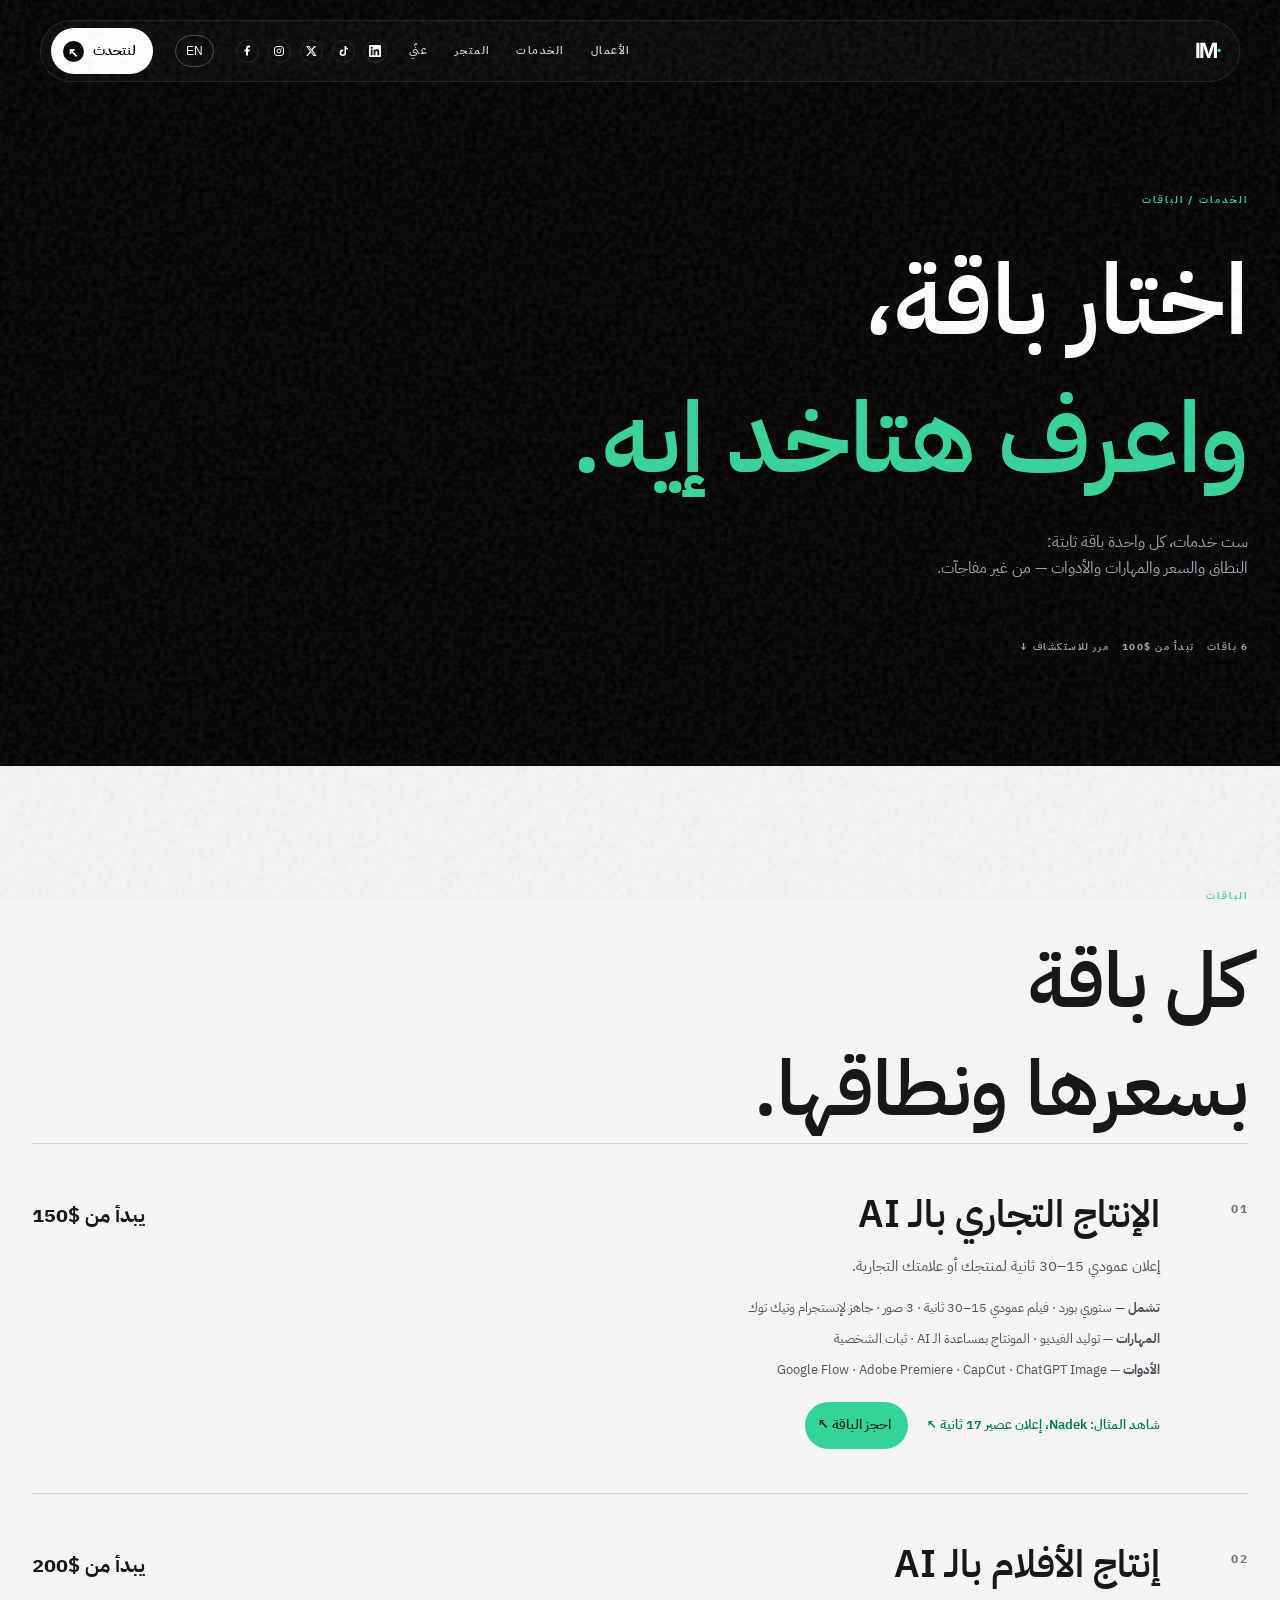
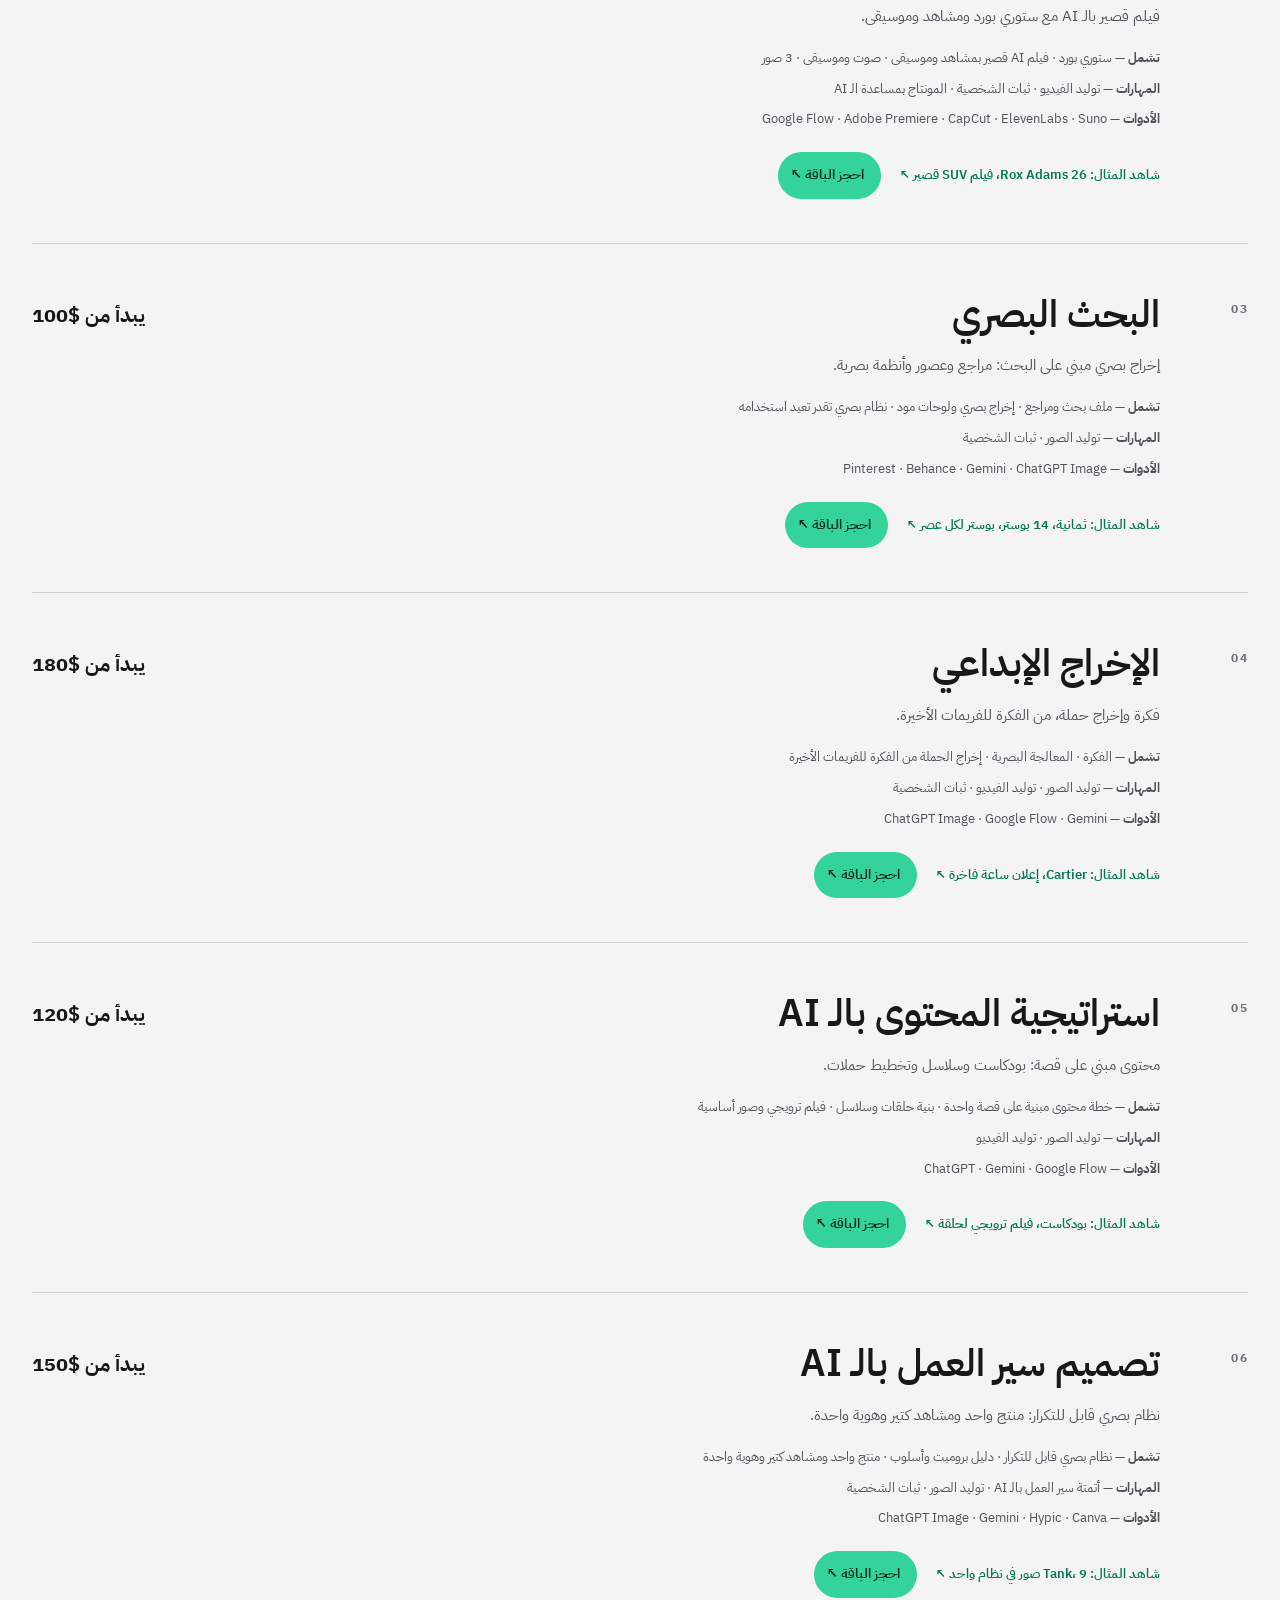
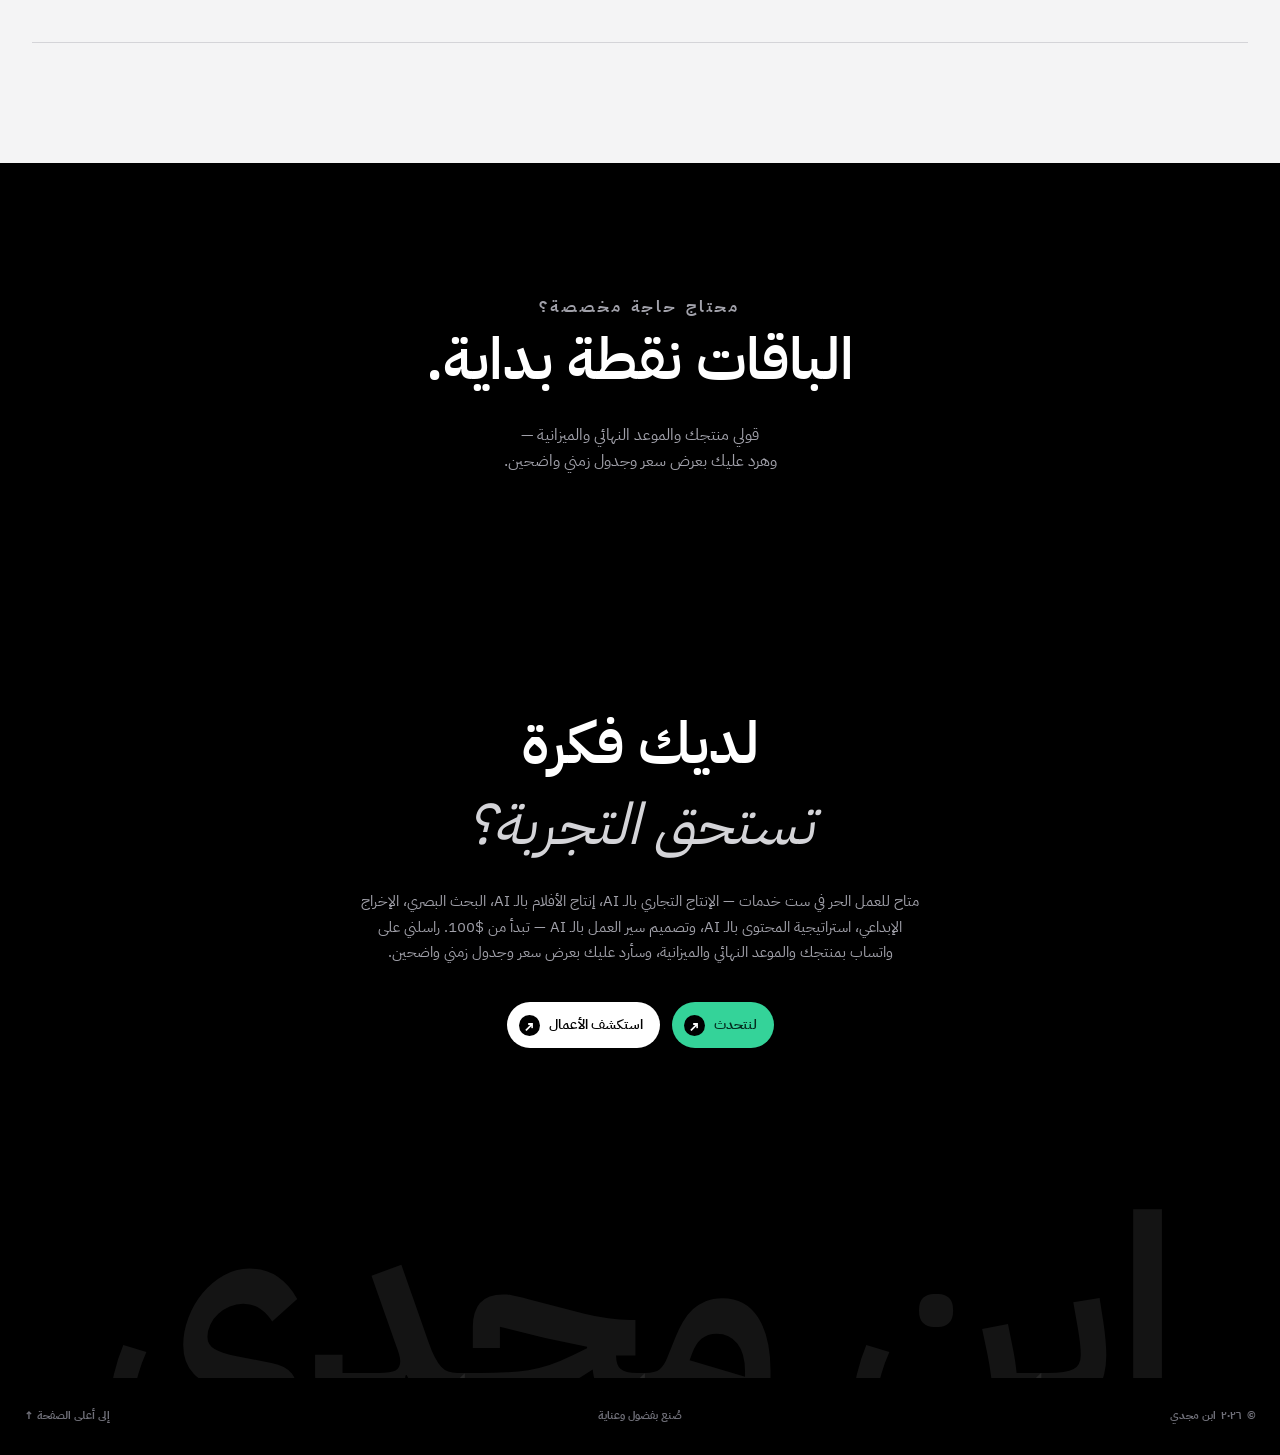
<file: services-ar.html>
<!DOCTYPE html>

<html dir="rtl" lang="ar"><head><meta charset="utf-8"/><meta content="width=device-width,initial-scale=1" name="viewport"/><meta content="ست باقات خدمات لابن مجدي: الإنتاج التجاري وإنتاج الأفلام بالـ AI، البحث البصري، الإخراج الإبداعي، استراتيجية المحتوى بالـ AI، وتصميم سير العمل بالـ AI — كل باقة بنطاقها وسعرها ومهاراتها وأدواتها." name="description"/><meta content="index, follow" name="robots"/><meta content="#000000" name="theme-color"/><link href="https://ibn-majdi.github.io/portfolio/services-ar.html" rel="canonical"/><meta content="https://ibn-majdi.github.io/portfolio/services-ar.html" property="og:url"/><meta content="https://ibn-majdi.github.io/portfolio/assets/og-image.jpg" property="og:image"/><link href="assets/favicon.png" rel="icon" type="image/png"/><meta content="website" property="og:type"/><meta content="الأعمال | ابن مجدي" property="og:title"/><meta content="ثلاثة عشر مشروعًا بين الإعلانات والتصميمات والتجارب البصرية المستقلة." property="og:description"/><meta content="summary" name="twitter:card"/><title>الخدمات والباقات | ابن مجدي</title><link href="https://fonts.googleapis.com" rel="preconnect"/><link crossorigin="" href="https://fonts.gstatic.com" rel="preconnect"/><link href="https://fonts.googleapis.com/css2?family=Inter:wght@300;400;500;600;700&amp;display=swap" rel="stylesheet"/><link href="styles.css" rel="stylesheet"/><script type="application/ld+json">{"@context": "https://schema.org", "@type": "Person", "name": "ابن مجدي", "email": "mailto:ibnmajdi19@gmail.com", "address": {"@type": "PostalAddress", "addressLocality": "Alexandria", "addressCountry": "EG"}, "jobTitle": "صانع محتوى بالذكاء الاصطناعي وباحث بصري", "knowsAbout": ["Generative AI", "Prompt Engineering", "Visual Research", "AI Workflow Design"]}</script><meta content="ar_EG" property="og:locale"/><link href="arabic.css" rel="stylesheet"/><link href="redesign.css" rel="stylesheet"/><link href="services.html" hreflang="en" rel="alternate"/><link href="services-ar.html" hreflang="ar" rel="alternate"/></head><body><a class="skip" href="#main">انتقل إلى المحتوى</a><div class="grain"></div><header><nav><a class="logo" dir="ltr" href="index-ar.html">IM<span>·</span></a><div class="links"><a href="work-ar.html">الأعمال</a><a href="services-ar.html">الخدمات</a><a href="store-ar.html">المتجر</a><a href="info-ar.html">عنّي</a></div><div class="social-mini"><a aria-label="فيسبوك" href="https://www.facebook.com/ibnmajdi19/" rel="noopener noreferrer" target="_blank"><svg aria-hidden="true" focusable="false" viewbox="0 0 24 24"><path d="M14 21v-8h3l.5-4H14V7c0-1.1.3-2 2-2h2V1.4A26 26 0 0 0 15 1c-3 0-5 1.8-5 5v3H7v4h3v8z"></path></svg></a><a aria-label="إنستغرام" href="https://www.instagram.com/ibn.majdi" rel="noopener noreferrer" target="_blank"><svg aria-hidden="true" focusable="false" viewbox="0 0 24 24"><rect fill="none" height="18" rx="5" stroke="currentColor" stroke-width="2" width="18" x="3" y="3"></rect><circle cx="12" cy="12" fill="none" r="4" stroke="currentColor" stroke-width="2"></circle><circle cx="17.5" cy="6.5" r="1.2"></circle></svg></a><a aria-label="X" href="https://x.com/ibnmajdi19" rel="noopener noreferrer" target="_blank"><svg aria-hidden="true" focusable="false" viewbox="0 0 24 24"><path d="M18.9 2H22l-6.8 7.8L23.2 22h-6.3L12 14.6 5.5 22H2.3l7.8-9L2 2h6.5l4.4 6.7L18.9 2zm-1.1 18h1.7L7.5 4H5.7z"></path></svg></a><a aria-label="تيك توك" href="https://www.tiktok.com/@ibnmajdi19" rel="noopener noreferrer" target="_blank"><svg aria-hidden="true" focusable="false" viewbox="0 0 24 24"><path d="M15 2h3c.3 2.4 1.6 3.9 4 4.2v3a8 8 0 0 1-4-1.2v7.6a6.4 6.4 0 1 1-5.5-6.3v3.2a3.2 3.2 0 1 0 2.5 3.1z"></path></svg></a><a aria-label="لينكدإن" href="https://www.linkedin.com/in/moustafa-magdy19" rel="noopener noreferrer" target="_blank"><svg aria-hidden="true" focusable="false" viewbox="0 0 24 24"><path d="M20.447 20.452h-3.554v-5.569c0-1.328-.027-3.037-1.852-3.037-1.853 0-2.136 1.445-2.136 2.939v5.667H9.351V9h3.414v1.561h.046c.477-.9 1.637-1.85 3.37-1.85 3.601 0 4.267 2.37 4.267 5.455v6.286zM5.337 7.433c-1.144 0-2.063-.926-2.063-2.065 0-1.138.92-2.063 2.063-2.063 1.14 0 2.064.925 2.064 2.063 0 1.139-.925 2.065-2.064 2.065zm1.782 13.019H3.555V9h3.564v11.452zM22.225 0H1.771C.792 0 0 .774 0 1.729v20.542C0 23.227.792 24 1.771 24h20.451C23.2 24 24 23.227 24 22.271V1.729C24 .774 23.2 0 22.222 0h.003z"></path></svg></a></div><a aria-label="Switch to English" class="language-link" dir="ltr" href="services.html" lang="en">EN</a><a class="pill light" href="info-ar.html#contact">لنتحدث <b>↖</b></a><button aria-expanded="false" aria-label="افتح القائمة" class="menu">☰</button></nav><div class="mobile-links"><a href="index-ar.html">الرئيسية</a><a href="work-ar.html">الأعمال</a><a href="services-ar.html">الخدمات</a><a href="store-ar.html">المتجر</a><a href="info-ar.html">عنّي والتواصل</a><a href="services.html" lang="en">English</a></div></header><main class="work-page" id="main"><section class="pt-page-hero"><p class="pt-eyebrow">الخدمات / الباقات</p><h1>اختار باقة،<br/><span>واعرف هتاخد إيه.</span></h1><p class="pt-lede">ست خدمات، كل واحدة باقة ثابتة:<br/>النطاق والسعر والمهارات والأدوات — من غير مفاجآت.</p><div class="pt-page-index"><span>6 باقات</span><span>تبدأ من $100</span><span>مرر للاستكشاف ↓</span></div></section><section class="pt-packages"><p class="pt-eyebrow">الباقات</p><h2>كل باقة<br/>بسعرها ونطاقها.</h2><article class="pt-package"><span class="pt-package-num">01</span><div class="pt-package-main"><h3>الإنتاج التجاري بالـ AI</h3><p class="pt-package-desc">إعلان عمودي 15–30 ثانية لمنتجك أو علامتك التجارية.</p><div class="pt-package-lines"><p><strong>تشمل —</strong> ستوري بورد · فيلم عمودي 15–30 ثانية · 3 صور · جاهز لإنستجرام وتيك توك</p><p><strong>المهارات —</strong> توليد الفيديو · المونتاج بمساعدة الـ AI · ثبات الشخصية</p><p><strong>الأدوات —</strong> Google Flow · Adobe Premiere · CapCut · ChatGPT Image</p></div><div class="pt-package-actions"><a class="pt-link" href="work-ar.html?project=nadek">شاهد المثال: Nadek، إعلان عصير 17 ثانية &nwarr;</a><a class="pill accent" href="https://wa.me/201203490148?text=%D8%A3%D9%87%D9%84%D8%A7%D9%8B%20%D8%A7%D8%A8%D9%86%D8%8C%20%D8%B9%D8%A7%D9%8A%D8%B2%20%D8%A3%D8%AD%D8%AC%D8%B2%20%D8%A8%D8%A7%D9%82%D8%A9%20%D8%A7%D9%84%D8%A5%D9%86%D8%AA%D8%A7%D8%AC%20%D8%A7%D9%84%D8%AA%D8%AC%D8%A7%D8%B1%D9%8A%20%D8%A8%D8%A7%D9%84%D9%80%20AI.">احجز الباقة &nwarr;</a></div></div><span class="pt-package-price">يبدأ من $150</span></article><article class="pt-package"><span class="pt-package-num">02</span><div class="pt-package-main"><h3>إنتاج الأفلام بالـ AI</h3><p class="pt-package-desc">فيلم قصير بالـ AI مع ستوري بورد ومشاهد وموسيقى.</p><div class="pt-package-lines"><p><strong>تشمل —</strong> ستوري بورد · فيلم AI قصير بمشاهد وموسيقى · صوت وموسيقى · 3 صور</p><p><strong>المهارات —</strong> توليد الفيديو · ثبات الشخصية · المونتاج بمساعدة الـ AI</p><p><strong>الأدوات —</strong> Google Flow · Adobe Premiere · CapCut · ElevenLabs · Suno</p></div><div class="pt-package-actions"><a class="pt-link" href="work-ar.html?project=rox-adams-26">شاهد المثال: Rox Adams 26، فيلم SUV قصير &nwarr;</a><a class="pill accent" href="https://wa.me/201203490148?text=%D8%A3%D9%87%D9%84%D8%A7%D9%8B%20%D8%A7%D8%A8%D9%86%D8%8C%20%D8%B9%D8%A7%D9%8A%D8%B2%20%D8%A3%D8%AD%D8%AC%D8%B2%20%D8%A8%D8%A7%D9%82%D8%A9%20%D8%A5%D9%86%D8%AA%D8%A7%D8%AC%20%D8%A7%D9%84%D8%A3%D9%81%D9%84%D8%A7%D9%85%20%D8%A8%D8%A7%D9%84%D9%80%20AI.">احجز الباقة &nwarr;</a></div></div><span class="pt-package-price">يبدأ من $200</span></article><article class="pt-package"><span class="pt-package-num">03</span><div class="pt-package-main"><h3>البحث البصري</h3><p class="pt-package-desc">إخراج بصري مبني على البحث: مراجع وعصور وأنظمة بصرية.</p><div class="pt-package-lines"><p><strong>تشمل —</strong> ملف بحث ومراجع · إخراج بصري ولوحات مود · نظام بصري تقدر تعيد استخدامه</p><p><strong>المهارات —</strong> توليد الصور · ثبات الشخصية</p><p><strong>الأدوات —</strong> Pinterest · Behance · Gemini · ChatGPT Image</p></div><div class="pt-package-actions"><a class="pt-link" href="work-ar.html?project=thamanya">شاهد المثال: ثمانية، 14 بوستر، بوستر لكل عصر &nwarr;</a><a class="pill accent" href="https://wa.me/201203490148?text=%D8%A3%D9%87%D9%84%D8%A7%D9%8B%20%D8%A7%D8%A8%D9%86%D8%8C%20%D8%B9%D8%A7%D9%8A%D8%B2%20%D8%A3%D8%AD%D8%AC%D8%B2%20%D8%A8%D8%A7%D9%82%D8%A9%20%D8%A7%D9%84%D8%A8%D8%AD%D8%AB%20%D8%A7%D9%84%D8%A8%D8%B5%D8%B1%D9%8A.">احجز الباقة &nwarr;</a></div></div><span class="pt-package-price">يبدأ من $100</span></article><article class="pt-package"><span class="pt-package-num">04</span><div class="pt-package-main"><h3>الإخراج الإبداعي</h3><p class="pt-package-desc">فكرة وإخراج حملة، من الفكرة للفريمات الأخيرة.</p><div class="pt-package-lines"><p><strong>تشمل —</strong> الفكرة · المعالجة البصرية · إخراج الحملة من الفكرة للفريمات الأخيرة</p><p><strong>المهارات —</strong> توليد الصور · توليد الفيديو · ثبات الشخصية</p><p><strong>الأدوات —</strong> ChatGPT Image · Google Flow · Gemini</p></div><div class="pt-package-actions"><a class="pt-link" href="work-ar.html?project=carter">شاهد المثال: Cartier، إعلان ساعة فاخرة &nwarr;</a><a class="pill accent" href="https://wa.me/201203490148?text=%D8%A3%D9%87%D9%84%D8%A7%D9%8B%20%D8%A7%D8%A8%D9%86%D8%8C%20%D8%B9%D8%A7%D9%8A%D8%B2%20%D8%A3%D8%AD%D8%AC%D8%B2%20%D8%A8%D8%A7%D9%82%D8%A9%20%D8%A7%D9%84%D8%A5%D8%AE%D8%B1%D8%A7%D8%AC%20%D8%A7%D9%84%D8%A5%D8%A8%D8%AF%D8%A7%D8%B9%D9%8A.">احجز الباقة &nwarr;</a></div></div><span class="pt-package-price">يبدأ من $180</span></article><article class="pt-package"><span class="pt-package-num">05</span><div class="pt-package-main"><h3>استراتيجية المحتوى بالـ AI</h3><p class="pt-package-desc">محتوى مبني على قصة: بودكاست وسلاسل وتخطيط حملات.</p><div class="pt-package-lines"><p><strong>تشمل —</strong> خطة محتوى مبنية على قصة واحدة · بنية حلقات وسلاسل · فيلم ترويجي وصور أساسية</p><p><strong>المهارات —</strong> توليد الصور · توليد الفيديو</p><p><strong>الأدوات —</strong> ChatGPT · Gemini · Google Flow</p></div><div class="pt-package-actions"><a class="pt-link" href="work-ar.html?project=podcast">شاهد المثال: بودكاست، فيلم ترويجي لحلقة &nwarr;</a><a class="pill accent" href="https://wa.me/201203490148?text=%D8%A3%D9%87%D9%84%D8%A7%D9%8B%20%D8%A7%D8%A8%D9%86%D8%8C%20%D8%B9%D8%A7%D9%8A%D8%B2%20%D8%A3%D8%AD%D8%AC%D8%B2%20%D8%A8%D8%A7%D9%82%D8%A9%20%D8%A7%D8%B3%D8%AA%D8%B1%D8%A7%D8%AA%D9%8A%D8%AC%D9%8A%D8%A9%20%D8%A7%D9%84%D9%85%D8%AD%D8%AA%D9%88%D9%89%20%D8%A8%D8%A7%D9%84%D9%80%20AI.">احجز الباقة &nwarr;</a></div></div><span class="pt-package-price">يبدأ من $120</span></article><article class="pt-package"><span class="pt-package-num">06</span><div class="pt-package-main"><h3>تصميم سير العمل بالـ AI</h3><p class="pt-package-desc">نظام بصري قابل للتكرار: منتج واحد ومشاهد كتير وهوية واحدة.</p><div class="pt-package-lines"><p><strong>تشمل —</strong> نظام بصري قابل للتكرار · دليل برومبت وأسلوب · منتج واحد ومشاهد كتير وهوية واحدة</p><p><strong>المهارات —</strong> أتمتة سير العمل بالـ AI · توليد الصور · ثبات الشخصية</p><p><strong>الأدوات —</strong> ChatGPT Image · Gemini · Hypic · Canva</p></div><div class="pt-package-actions"><a class="pt-link" href="work-ar.html?project=tank">شاهد المثال: Tank، 9 صور في نظام واحد &nwarr;</a><a class="pill accent" href="https://wa.me/201203490148?text=%D8%A3%D9%87%D9%84%D8%A7%D9%8B%20%D8%A7%D8%A8%D9%86%D8%8C%20%D8%B9%D8%A7%D9%8A%D8%B2%20%D8%A3%D8%AD%D8%AC%D8%B2%20%D8%A8%D8%A7%D9%82%D8%A9%20%D8%AA%D8%B5%D9%85%D9%8A%D9%85%20%D8%B3%D9%8A%D8%B1%20%D8%A7%D9%84%D8%B9%D9%85%D9%84%20%D8%A8%D8%A7%D9%84%D9%80%20AI.">احجز الباقة &nwarr;</a></div></div><span class="pt-package-price">يبدأ من $150</span></article></section><section class="pt-custom"><p class="pt-eyebrow">محتاج حاجة مخصصة؟</p><h2>الباقات نقطة بداية.</h2><p class="pt-lede">قولي منتجك والموعد النهائي والميزانية —<br/>وهرد عليك بعرض سعر وجدول زمني واضحين.</p></section></main><dialog aria-describedby="viewer-description" aria-labelledby="viewer-title" class="project-viewer"><div class="viewer-head"><div><p class="label" id="viewer-kind"></p><h2 id="viewer-title"></h2></div><button aria-label="أغلق المشروع" class="viewer-close" type="button">✕</button></div><div class="deck-stage" aria-busy="false"><span class="viewer-loading" role="status">جارٍ تحميل المحتوى…</span><div class="deck" id="deck"><div class="dcard behind2"></div><div class="dcard behind1"></div><div class="dcard active"></div></div><p class="viewer-error" hidden>تعذّر تحميل المحتوى. <a href="#" rel="noopener" target="_blank">افتح الملف الأصلي ↖</a></p></div><p class="deck-hint">اسحب أو استخدم الأسهم</p><div class="viewer-toolbar"><button aria-label="الملف السابق" class="viewer-prev" type="button">→</button><span aria-live="polite" class="viewer-count"></span><button aria-label="الملف التالي" class="viewer-next" type="button">←</button></div><p id="viewer-description"></p><p class="viewer-role" id="viewer-role" hidden><span class="viewer-role-label">الدور</span><span id="viewer-role-text"></span></p><div class="viewer-case" id="viewer-case" hidden><p class="label">دراسة الحالة</p><h3 id="case-title"></h3><div class="case-grid"><section><h4>الفكرة</h4><p id="case-idea"></p></section><section><h4>الهدف</h4><p id="case-goal"></p></section><section><h4>البحث</h4><p id="case-research"></p></section><section><h4>التنفيذ</h4><p id="case-execution"></p></section><section><h4>التحدي</h4><p id="case-challenge"></p></section><section><h4>النتيجة</h4><p id="case-result"></p></section><section><h4>الأدوات</h4><p id="case-tools"></p></section></div></div></dialog><section class="pt-close"><h2>لديك فكرة<br/><em>تستحق التجربة؟</em></h2><p>متاح للعمل الحر في ست خدمات — الإنتاج التجاري بالـ AI، إنتاج الأفلام بالـ AI، البحث البصري، الإخراج الإبداعي، استراتيجية المحتوى بالـ AI، وتصميم سير العمل بالـ AI — تبدأ من $100. راسلني على واتساب بمنتجك والموعد النهائي والميزانية، وسأرد عليك بعرض سعر وجدول زمني واضحين.</p><div class="pt-close-actions"><a class="pill accent" href="https://wa.me/201203490148" rel="noopener noreferrer" target="_blank">لنتحدث <b>↗</b></a><a class="pill light" href="work-ar.html">استكشف الأعمال <b>↗</b></a></div></section><div class="pt-wordmark" aria-hidden="true"><span>ابن مجدي</span></div><footer><span>© <span id="year"></span> ابن مجدي</span><span>صُنع بفضول وعناية</span><a href="#top">إلى أعلى الصفحة ↑</a></footer><script src="script.js"></script><script src="locale-ar.js"></script><script src="redesign.js"></script></body></html>
</file>
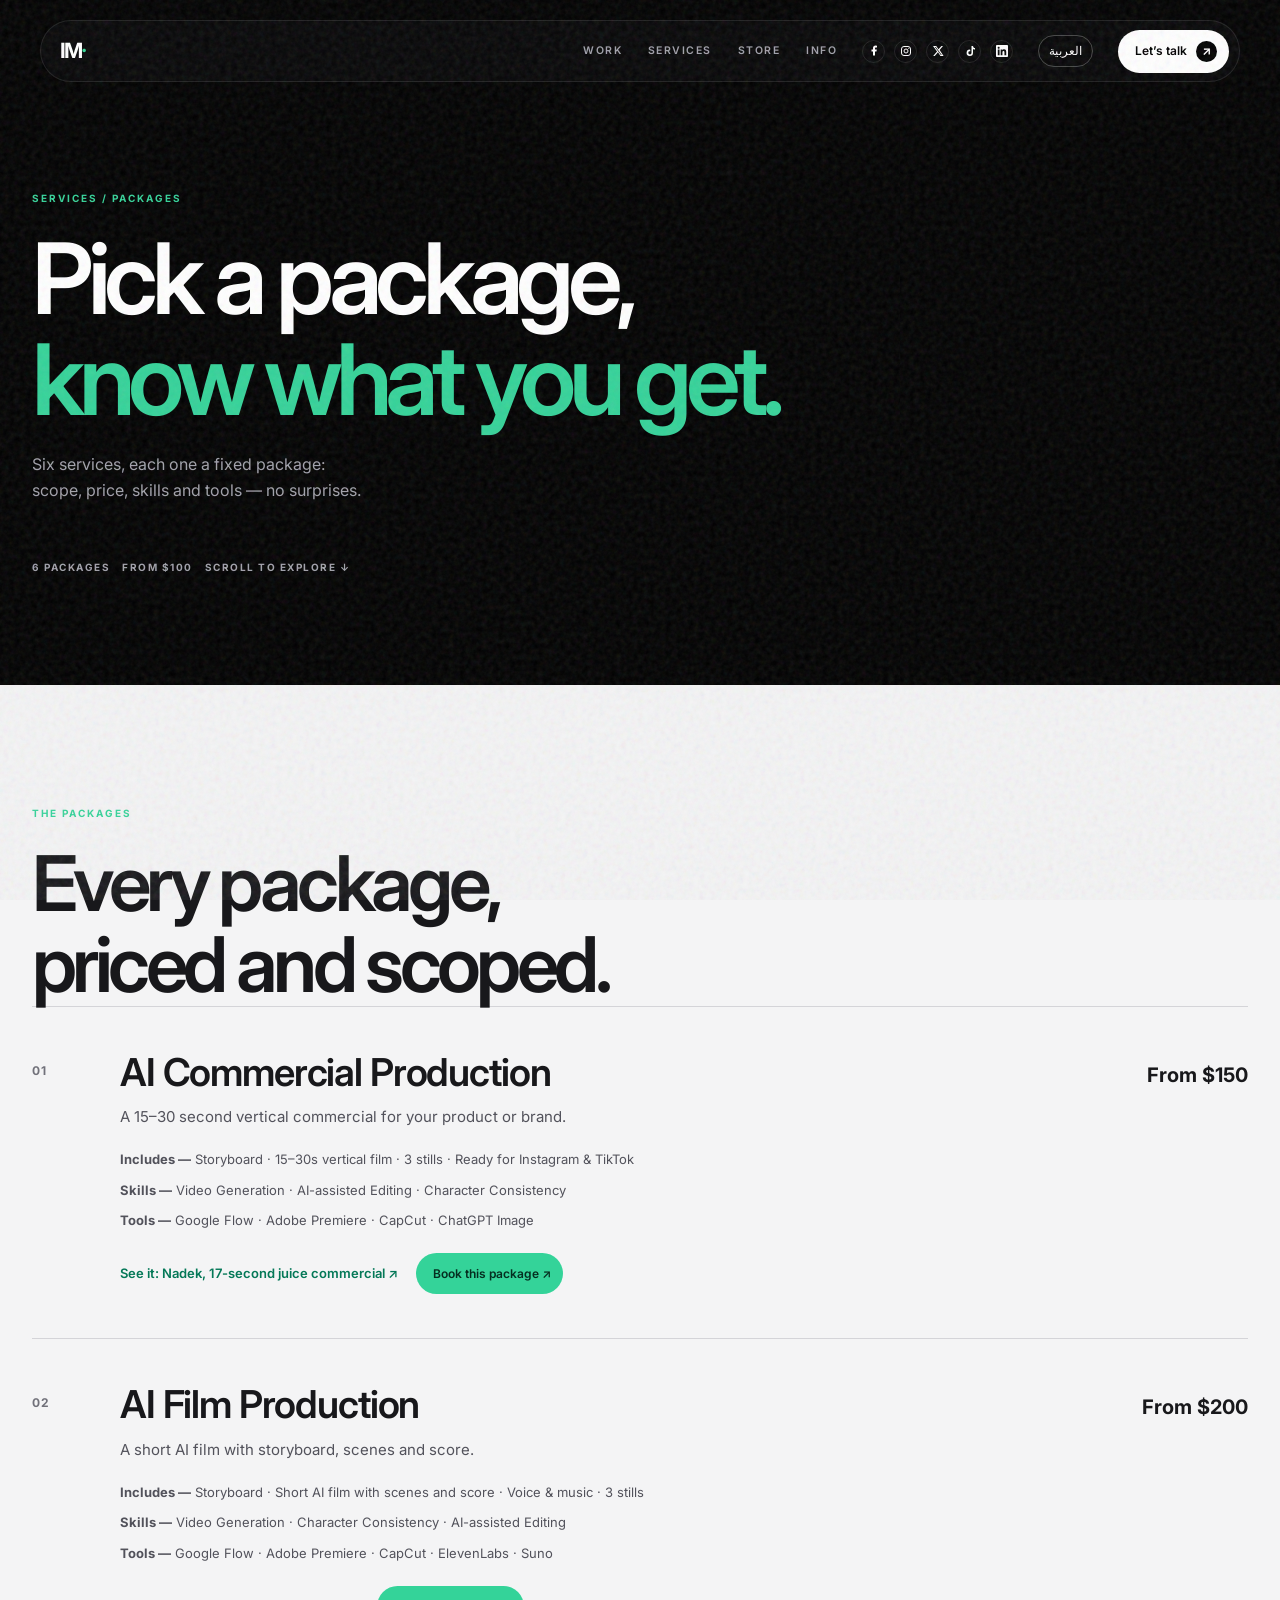
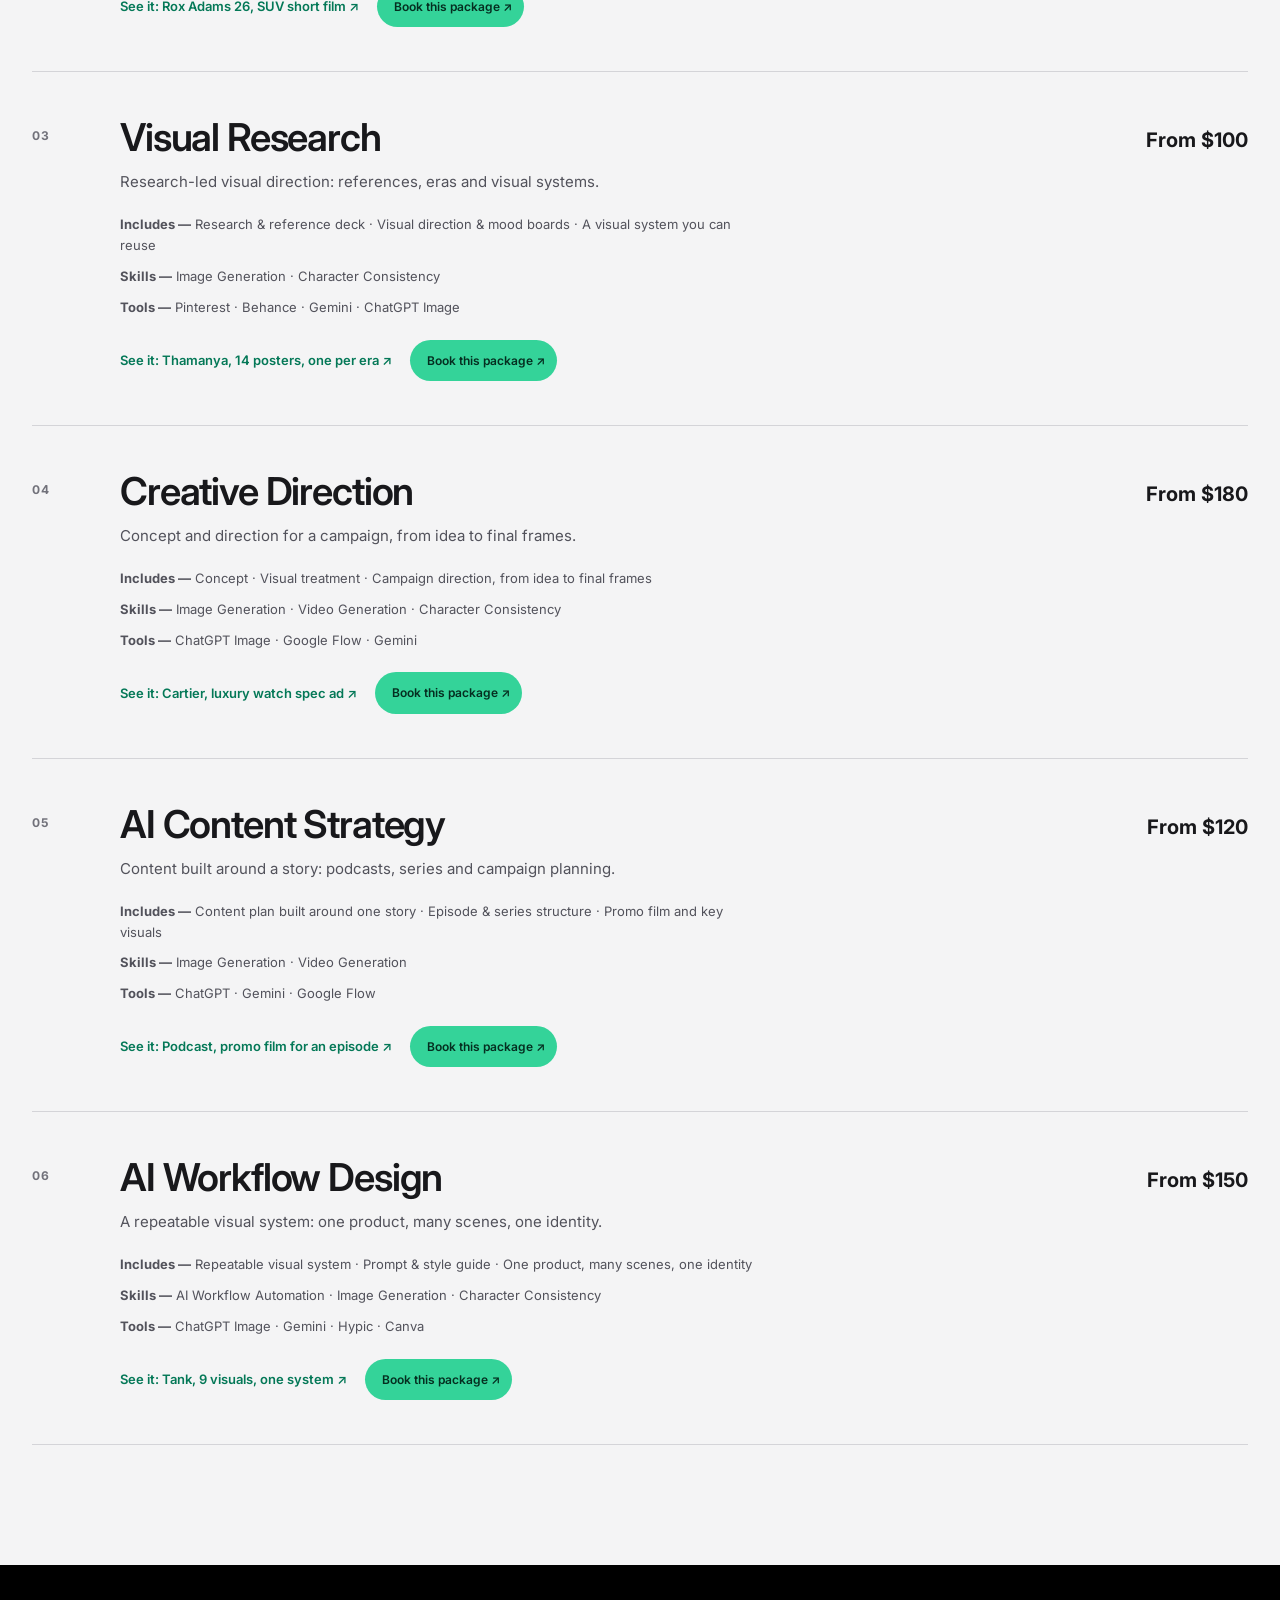
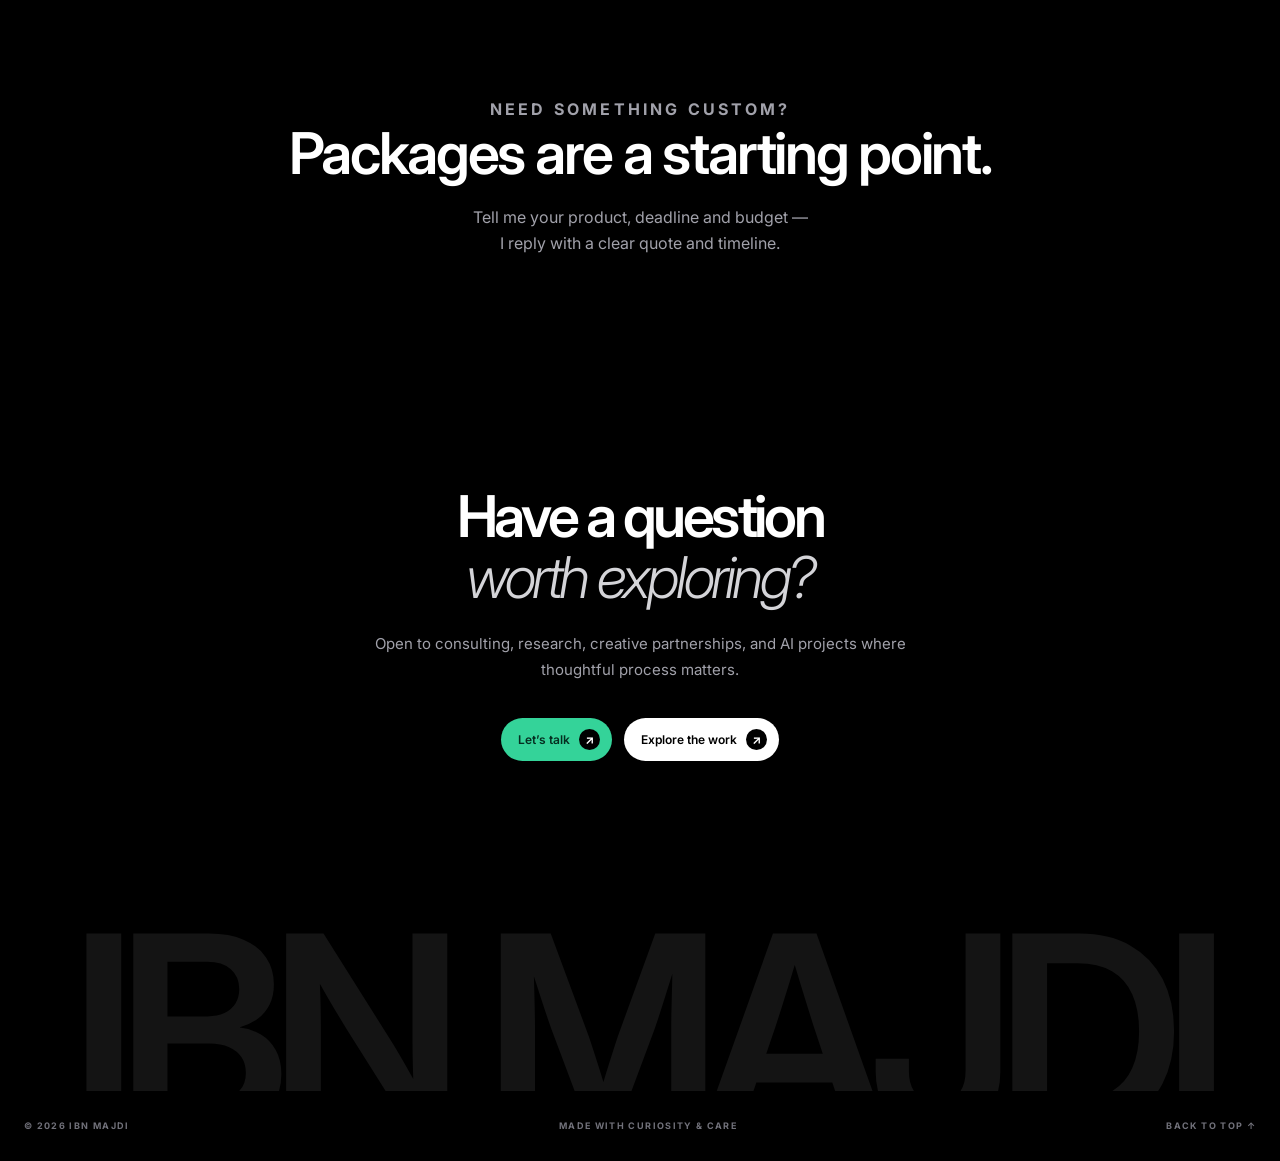
<file: services.html>
<!DOCTYPE html>
<html lang="en"><head><meta charset="utf-8"/><meta content="width=device-width,initial-scale=1" name="viewport"/><meta content="Six service packages by Ibn Majdi: AI commercial and film production, visual research, creative direction, AI content strategy and AI workflow design — each with scope, price, skills and tools." name="description"/><meta content="index, follow" name="robots"/><meta content="#000000" name="theme-color"/><link href="https://ibn-majdi.github.io/portfolio/services.html" rel="canonical"/><meta content="https://ibn-majdi.github.io/portfolio/services.html" property="og:url"/><meta content="https://ibn-majdi.github.io/portfolio/assets/og-image.jpg" property="og:image"/><link href="assets/favicon.png" rel="icon" type="image/png"/><meta content="website" property="og:type"/><meta content="Services &amp; Packages — Ibn Majdi" property="og:title"/><meta content="Six service packages: AI commercial and film production, visual research, creative direction, AI content strategy and AI workflow design." property="og:description"/><meta content="summary" name="twitter:card"/><title>Services &amp; Packages — Ibn Majdi</title><link href="https://fonts.googleapis.com" rel="preconnect"/><link crossorigin="" href="https://fonts.gstatic.com" rel="preconnect"/><link href="https://fonts.googleapis.com/css2?family=Inter:wght@300;400;500;600;700&amp;display=swap" rel="stylesheet"/><link href="styles.css" rel="stylesheet"/><link href="redesign.css" rel="stylesheet"/><script type="application/ld+json">{"@context":"https://schema.org","@type":"Person","name":"Ibn Majdi","email":"mailto:ibnmajdi19@gmail.com","address":{"@type":"PostalAddress","addressLocality":"Alexandria","addressCountry":"EG"},"jobTitle":"AI Content Creator & Visual Researcher","knowsAbout":["Generative AI","Prompt Engineering","Visual Research","AI Workflow Design"]}</script><link href="language.css" rel="stylesheet"/><link href="services.html" hreflang="en" rel="alternate"/><link href="services-ar.html" hreflang="ar" rel="alternate"/></head><body><a class="skip" href="#main">Skip to content</a><div class="grain"></div><header><nav><a class="logo" href="index.html">IM<span>·</span></a><div class="links"><a href="work.html">Work</a><a href="services.html">Services</a><a href="store.html">Store</a><a href="info.html">Info</a></div><div class="social-mini"><a aria-label="Facebook" href="https://www.facebook.com/ibnmajdi19/" rel="noopener noreferrer" target="_blank"><svg aria-hidden="true" focusable="false" viewbox="0 0 24 24"><path d="M14 21v-8h3l.5-4H14V7c0-1.1.3-2 2-2h2V1.4A26 26 0 0 0 15 1c-3 0-5 1.8-5 5v3H7v4h3v8z"></path></svg></a><a aria-label="Instagram" href="https://www.instagram.com/ibn.majdi" rel="noopener noreferrer" target="_blank"><svg aria-hidden="true" focusable="false" viewbox="0 0 24 24"><rect fill="none" height="18" rx="5" stroke="currentColor" stroke-width="2" width="18" x="3" y="3"></rect><circle cx="12" cy="12" fill="none" r="4" stroke="currentColor" stroke-width="2"></circle><circle cx="17.5" cy="6.5" r="1.2"></circle></svg></a><a aria-label="X" href="https://x.com/ibnmajdi19" rel="noopener noreferrer" target="_blank"><svg aria-hidden="true" focusable="false" viewbox="0 0 24 24"><path d="M18.9 2H22l-6.8 7.8L23.2 22h-6.3L12 14.6 5.5 22H2.3l7.8-9L2 2h6.5l4.4 6.7L18.9 2zm-1.1 18h1.7L7.5 4H5.7z"></path></svg></a><a aria-label="TikTok" href="https://www.tiktok.com/@ibnmajdi19" rel="noopener noreferrer" target="_blank"><svg aria-hidden="true" focusable="false" viewbox="0 0 24 24"><path d="M15 2h3c.3 2.4 1.6 3.9 4 4.2v3a8 8 0 0 1-4-1.2v7.6a6.4 6.4 0 1 1-5.5-6.3v3.2a3.2 3.2 0 1 0 2.5 3.1z"></path></svg></a><a aria-label="LinkedIn" href="https://www.linkedin.com/in/moustafa-magdy19" rel="noopener noreferrer" target="_blank"><svg aria-hidden="true" focusable="false" viewbox="0 0 24 24"><path d="M20.447 20.452h-3.554v-5.569c0-1.328-.027-3.037-1.852-3.037-1.853 0-2.136 1.445-2.136 2.939v5.667H9.351V9h3.414v1.561h.046c.477-.9 1.637-1.85 3.37-1.85 3.601 0 4.267 2.37 4.267 5.455v6.286zM5.337 7.433c-1.144 0-2.063-.926-2.063-2.065 0-1.138.92-2.063 2.063-2.063 1.14 0 2.064.925 2.064 2.063 0 1.139-.925 2.065-2.064 2.065zm1.782 13.019H3.555V9h3.564v11.452zM22.225 0H1.771C.792 0 0 .774 0 1.729v20.542C0 23.227.792 24 1.771 24h20.451C23.2 24 24 23.227 24 22.271V1.729C24 .774 23.2 0 22.222 0h.003z"></path></svg></a></div><a aria-label="التبديل إلى العربية" class="language-link" dir="rtl" href="services-ar.html" lang="ar">العربية</a><a class="pill light" href="info.html#contact">Let’s talk <b>↗</b></a><button aria-expanded="false" aria-label="Open navigation" class="menu">☰</button></nav><div class="mobile-links"><a href="index.html">Home</a><a href="work.html">Work</a><a href="services.html">Services</a><a href="store.html">Store</a><a href="info.html">Info &amp; contact</a><a href="services-ar.html" lang="ar">العربية</a></div></header><main class="work-page" id="main"><section class="pt-page-hero"><p class="pt-eyebrow">SERVICES / PACKAGES</p><h1>Pick a package,<br/><span>know what you get.</span></h1><p class="pt-lede">Six services, each one a fixed package:<br/>scope, price, skills and tools — no surprises.</p><div class="pt-page-index"><span>6 PACKAGES</span><span>FROM $100</span><span>SCROLL TO EXPLORE ↓</span></div></section><section class="pt-packages"><p class="pt-eyebrow">THE PACKAGES</p><h2>Every package,<br/>priced and scoped.</h2><article class="pt-package"><span class="pt-package-num">01</span><div class="pt-package-main"><h3>AI Commercial Production</h3><p class="pt-package-desc">A 15–30 second vertical commercial for your product or brand.</p><div class="pt-package-lines"><p><strong>Includes —</strong> Storyboard · 15–30s vertical film · 3 stills · Ready for Instagram & TikTok</p><p><strong>Skills —</strong> Video Generation · AI-assisted Editing · Character Consistency</p><p><strong>Tools —</strong> Google Flow · Adobe Premiere · CapCut · ChatGPT Image</p></div><div class="pt-package-actions"><a class="pt-link" href="work.html?project=nadek">See it: Nadek, 17-second juice commercial &nearr;</a><a class="pill accent" href="https://wa.me/201203490148?text=Hi%20Ibn%2C%20I%20want%20to%20book%20the%20AI%20Commercial%20Production%20package.">Book this package &nearr;</a></div></div><span class="pt-package-price">From $150</span></article><article class="pt-package"><span class="pt-package-num">02</span><div class="pt-package-main"><h3>AI Film Production</h3><p class="pt-package-desc">A short AI film with storyboard, scenes and score.</p><div class="pt-package-lines"><p><strong>Includes —</strong> Storyboard · Short AI film with scenes and score · Voice & music · 3 stills</p><p><strong>Skills —</strong> Video Generation · Character Consistency · AI-assisted Editing</p><p><strong>Tools —</strong> Google Flow · Adobe Premiere · CapCut · ElevenLabs · Suno</p></div><div class="pt-package-actions"><a class="pt-link" href="work.html?project=rox-adams-26">See it: Rox Adams 26, SUV short film &nearr;</a><a class="pill accent" href="https://wa.me/201203490148?text=Hi%20Ibn%2C%20I%20want%20to%20book%20the%20AI%20Film%20Production%20package.">Book this package &nearr;</a></div></div><span class="pt-package-price">From $200</span></article><article class="pt-package"><span class="pt-package-num">03</span><div class="pt-package-main"><h3>Visual Research</h3><p class="pt-package-desc">Research-led visual direction: references, eras and visual systems.</p><div class="pt-package-lines"><p><strong>Includes —</strong> Research & reference deck · Visual direction & mood boards · A visual system you can reuse</p><p><strong>Skills —</strong> Image Generation · Character Consistency</p><p><strong>Tools —</strong> Pinterest · Behance · Gemini · ChatGPT Image</p></div><div class="pt-package-actions"><a class="pt-link" href="work.html?project=thamanya">See it: Thamanya, 14 posters, one per era &nearr;</a><a class="pill accent" href="https://wa.me/201203490148?text=Hi%20Ibn%2C%20I%20want%20to%20book%20the%20Visual%20Research%20package.">Book this package &nearr;</a></div></div><span class="pt-package-price">From $100</span></article><article class="pt-package"><span class="pt-package-num">04</span><div class="pt-package-main"><h3>Creative Direction</h3><p class="pt-package-desc">Concept and direction for a campaign, from idea to final frames.</p><div class="pt-package-lines"><p><strong>Includes —</strong> Concept · Visual treatment · Campaign direction, from idea to final frames</p><p><strong>Skills —</strong> Image Generation · Video Generation · Character Consistency</p><p><strong>Tools —</strong> ChatGPT Image · Google Flow · Gemini</p></div><div class="pt-package-actions"><a class="pt-link" href="work.html?project=carter">See it: Cartier, luxury watch spec ad &nearr;</a><a class="pill accent" href="https://wa.me/201203490148?text=Hi%20Ibn%2C%20I%20want%20to%20book%20the%20Creative%20Direction%20package.">Book this package &nearr;</a></div></div><span class="pt-package-price">From $180</span></article><article class="pt-package"><span class="pt-package-num">05</span><div class="pt-package-main"><h3>AI Content Strategy</h3><p class="pt-package-desc">Content built around a story: podcasts, series and campaign planning.</p><div class="pt-package-lines"><p><strong>Includes —</strong> Content plan built around one story · Episode & series structure · Promo film and key visuals</p><p><strong>Skills —</strong> Image Generation · Video Generation</p><p><strong>Tools —</strong> ChatGPT · Gemini · Google Flow</p></div><div class="pt-package-actions"><a class="pt-link" href="work.html?project=podcast">See it: Podcast, promo film for an episode &nearr;</a><a class="pill accent" href="https://wa.me/201203490148?text=Hi%20Ibn%2C%20I%20want%20to%20book%20the%20AI%20Content%20Strategy%20package.">Book this package &nearr;</a></div></div><span class="pt-package-price">From $120</span></article><article class="pt-package"><span class="pt-package-num">06</span><div class="pt-package-main"><h3>AI Workflow Design</h3><p class="pt-package-desc">A repeatable visual system: one product, many scenes, one identity.</p><div class="pt-package-lines"><p><strong>Includes —</strong> Repeatable visual system · Prompt & style guide · One product, many scenes, one identity</p><p><strong>Skills —</strong> AI Workflow Automation · Image Generation · Character Consistency</p><p><strong>Tools —</strong> ChatGPT Image · Gemini · Hypic · Canva</p></div><div class="pt-package-actions"><a class="pt-link" href="work.html?project=tank">See it: Tank, 9 visuals, one system &nearr;</a><a class="pill accent" href="https://wa.me/201203490148?text=Hi%20Ibn%2C%20I%20want%20to%20book%20the%20AI%20Workflow%20Design%20package.">Book this package &nearr;</a></div></div><span class="pt-package-price">From $150</span></article></section><section class="pt-custom"><p class="pt-eyebrow">NEED SOMETHING CUSTOM?</p><h2>Packages are a starting point.</h2><p class="pt-lede">Tell me your product, deadline and budget —<br/>I reply with a clear quote and timeline.</p></section></main><dialog aria-describedby="viewer-description" aria-labelledby="viewer-title" class="project-viewer"><div class="viewer-head"><div><p class="label" id="viewer-kind"></p><h2 id="viewer-title"></h2></div><button aria-label="Close project" class="viewer-close" type="button">✕</button></div><div class="deck-stage" aria-busy="false"><span class="viewer-loading" role="status">Loading media…</span><div class="deck" id="deck"><div class="dcard behind2"></div><div class="dcard behind1"></div><div class="dcard active"></div></div><p class="viewer-error" hidden>Couldn't load media. <a href="#" rel="noopener" target="_blank">Open the original file ↗</a></p></div><p class="deck-hint">DRAG OR USE ARROWS</p><div class="viewer-toolbar"><button aria-label="Previous file" class="viewer-prev" type="button">←</button><span aria-live="polite" class="viewer-count"></span><button aria-label="Next file" class="viewer-next" type="button">→</button></div><p id="viewer-description"></p><p class="viewer-role" id="viewer-role" hidden><span class="viewer-role-label">ROLE</span><span id="viewer-role-text"></span></p><div class="viewer-case" id="viewer-case" hidden><p class="label">CASE STUDY</p><h3 id="case-title"></h3><div class="case-grid"><section><h4>Idea</h4><p id="case-idea"></p></section><section><h4>Goal</h4><p id="case-goal"></p></section><section><h4>Research</h4><p id="case-research"></p></section><section><h4>Execution</h4><p id="case-execution"></p></section><section><h4>Challenge</h4><p id="case-challenge"></p></section><section><h4>Result</h4><p id="case-result"></p></section><section><h4>Tools</h4><p id="case-tools"></p></section></div></div></dialog><section class="pt-close"><h2>Have a question<br/><em>worth exploring?</em></h2><p>Open to consulting, research, creative partnerships, and AI projects where thoughtful process matters.</p><div class="pt-close-actions"><a class="pill accent" href="https://wa.me/201203490148" rel="noopener noreferrer" target="_blank">Let’s talk <b>↗</b></a><a class="pill light" href="work.html">Explore the work <b>↗</b></a></div></section><div class="pt-wordmark" aria-hidden="true"><span>IBN MAJDI</span></div><footer><span>© <span id="year"></span> IBN MAJDI</span><span>MADE WITH CURIOSITY &amp; CARE</span><a href="#top">BACK TO TOP ↑</a></footer><script src="script.js"></script><script src="redesign.js"></script></body></html>
</file>
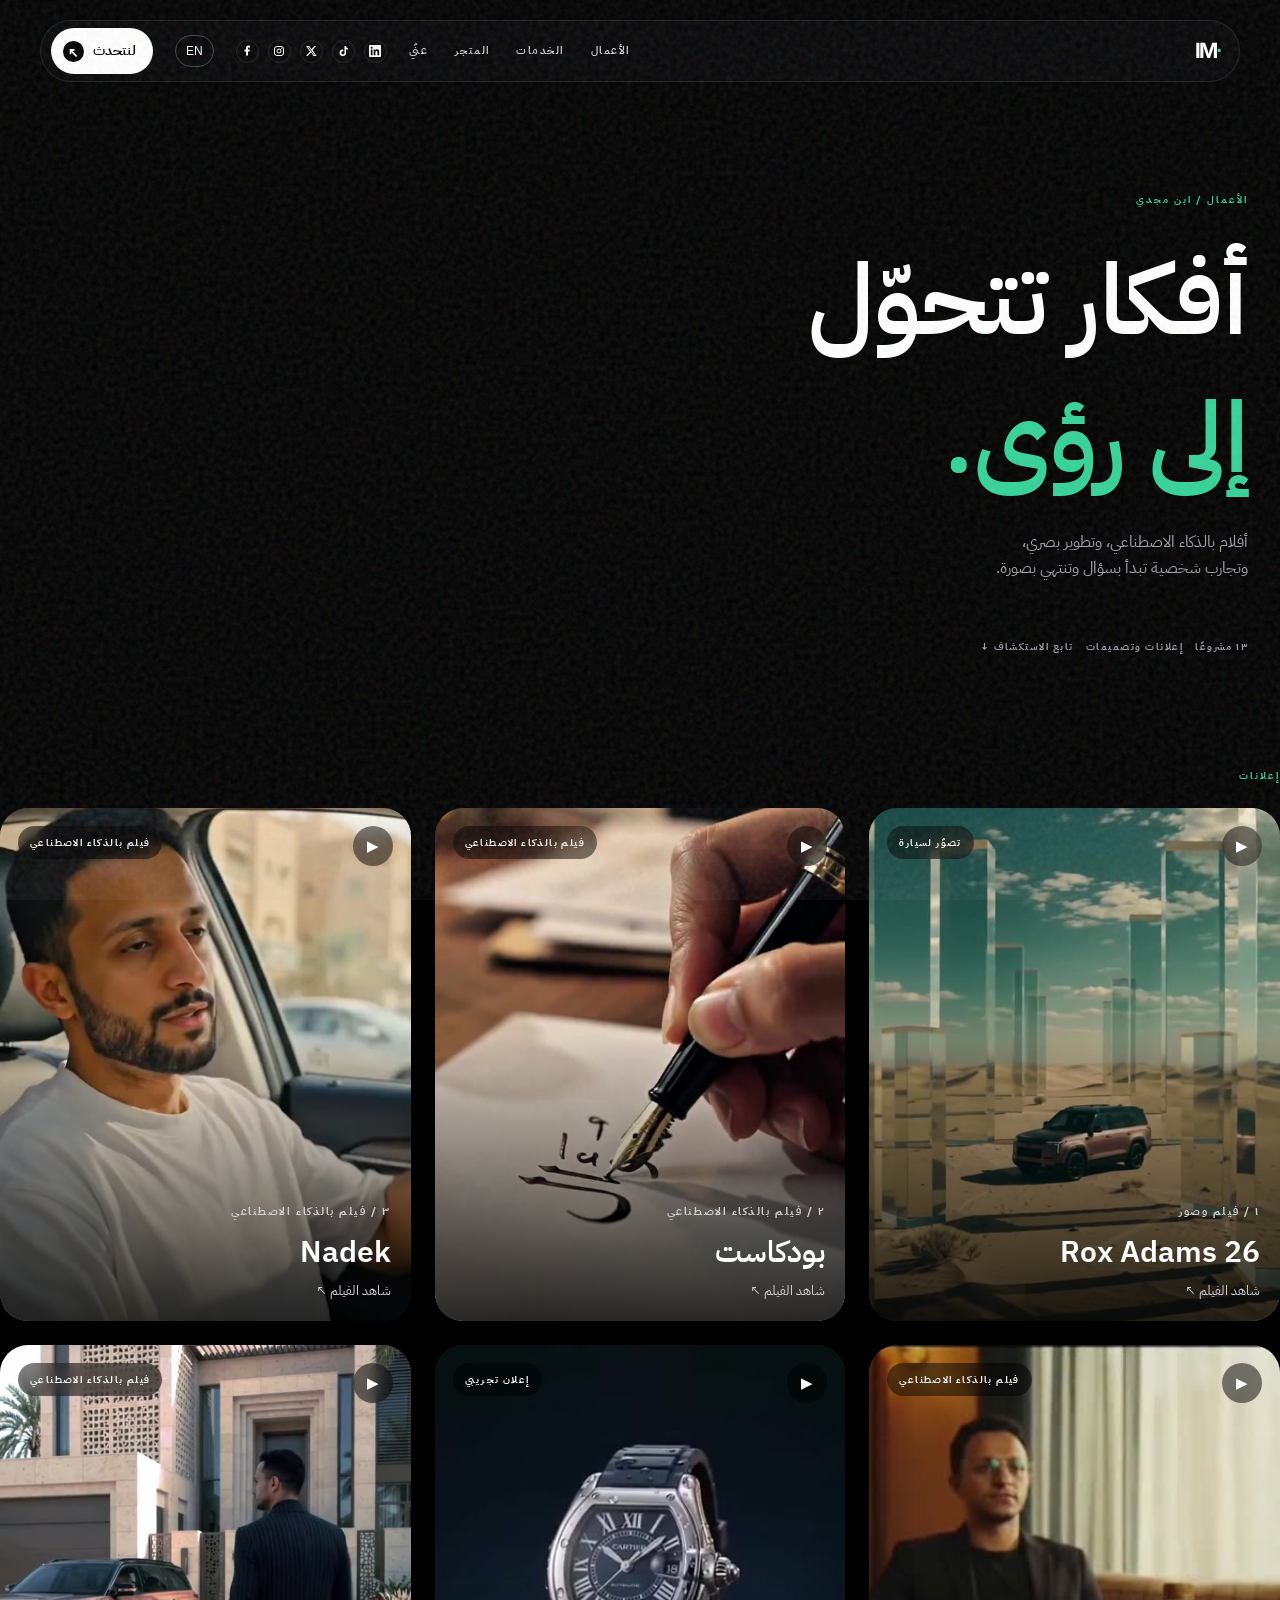
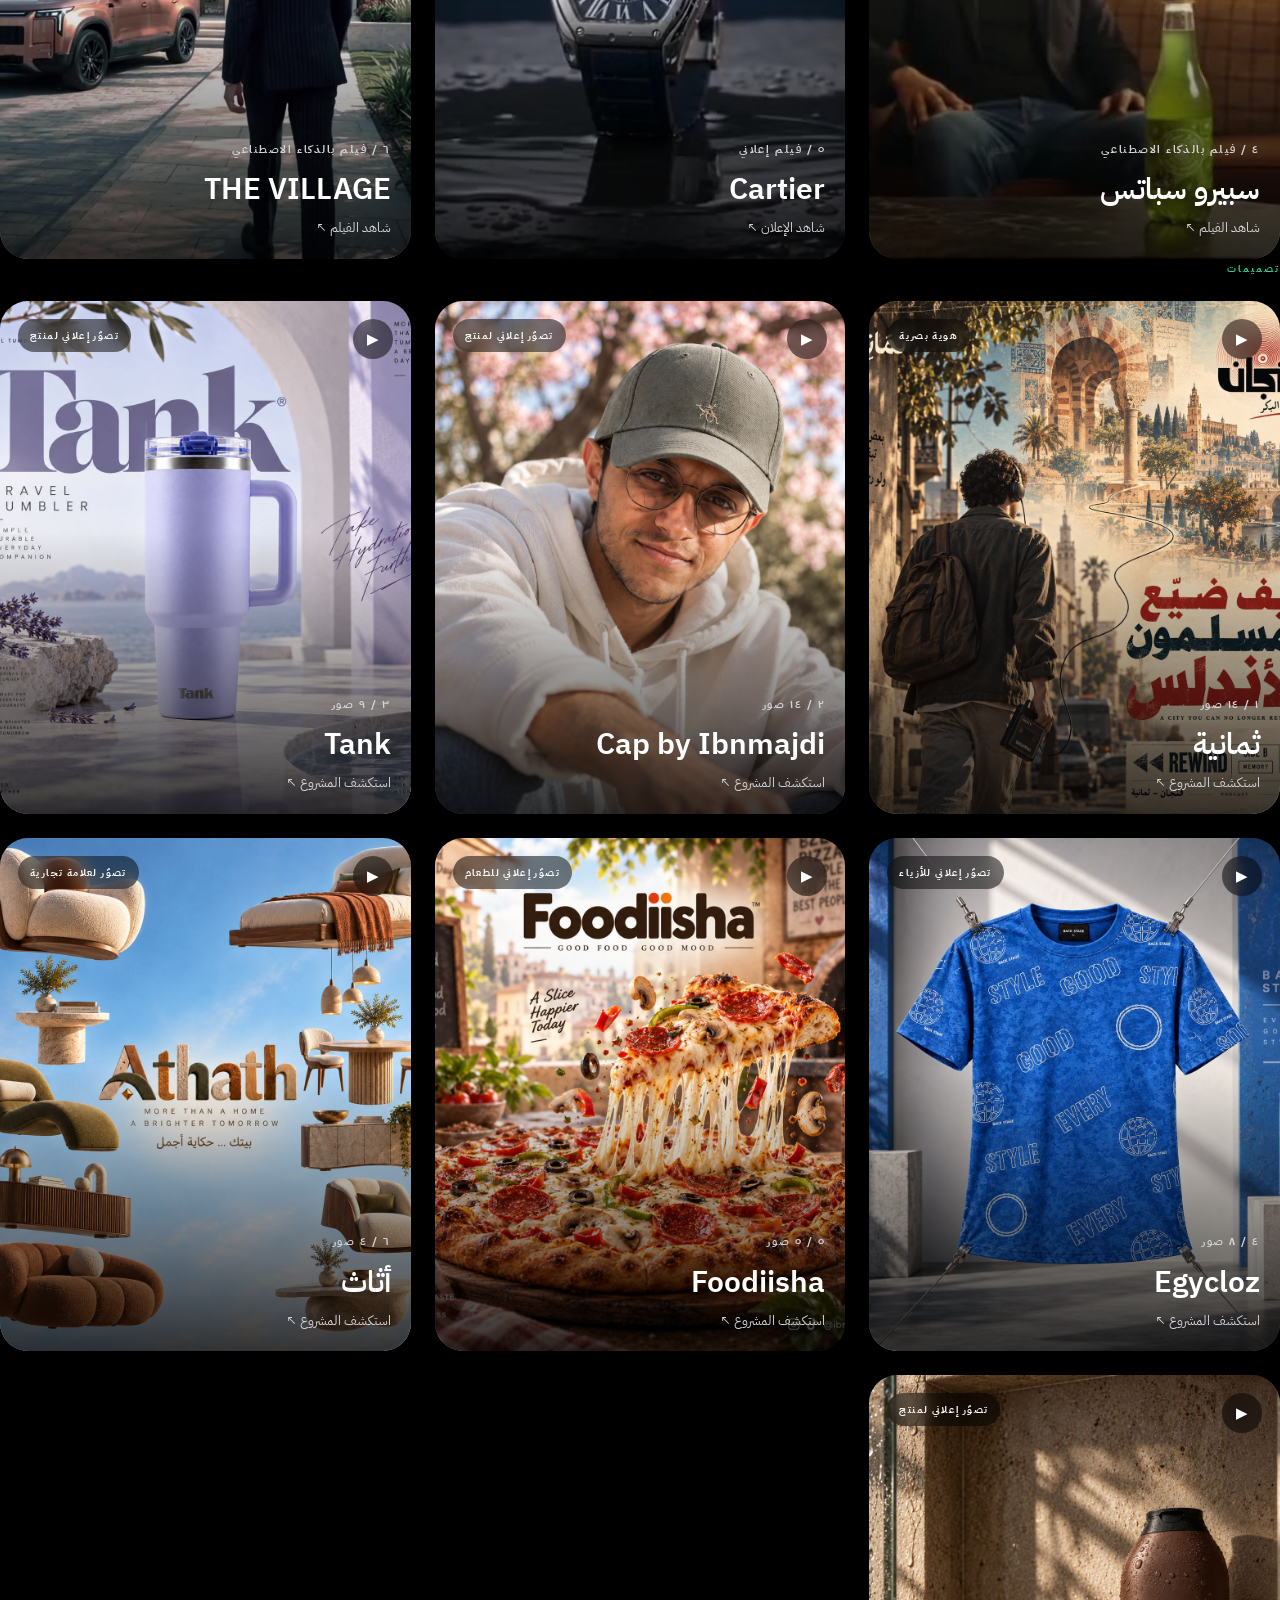
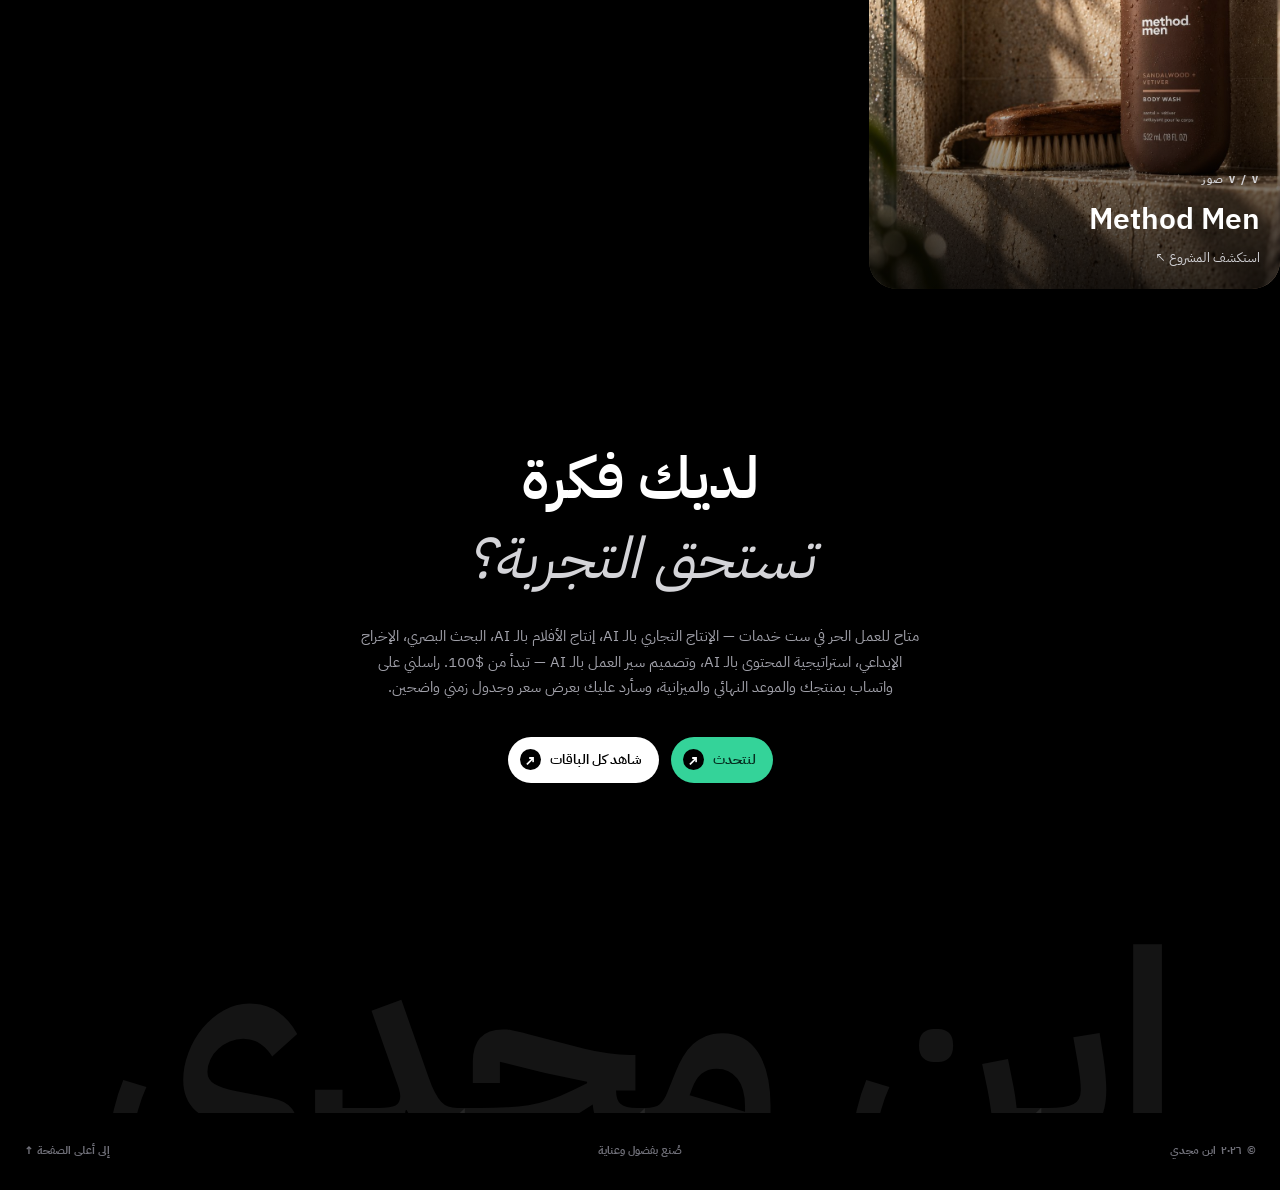
<file: work-ar.html>
<!DOCTYPE html>

<html dir="rtl" lang="ar"><head><meta charset="utf-8"/><meta content="width=device-width,initial-scale=1" name="viewport"/><meta content="ثلاثة عشر مشروعًا بين الإعلانات والتصميمات والتجارب البصرية المستقلة." name="description"/><meta content="index, follow" name="robots"/><meta content="#000000" name="theme-color"/><link href="https://ibn-majdi.github.io/portfolio/work-ar.html" rel="canonical"/><meta content="https://ibn-majdi.github.io/portfolio/work-ar.html" property="og:url"/><meta content="https://ibn-majdi.github.io/portfolio/assets/og-image.jpg" property="og:image"/><link href="assets/favicon.png" rel="icon" type="image/png"/><meta content="website" property="og:type"/><meta content="الأعمال | ابن مجدي" property="og:title"/><meta content="ثلاثة عشر مشروعًا بين الإعلانات والتصميمات والتجارب البصرية المستقلة." property="og:description"/><meta content="summary" name="twitter:card"/><title>الأعمال | ابن مجدي</title><link href="https://fonts.googleapis.com" rel="preconnect"/><link crossorigin="" href="https://fonts.gstatic.com" rel="preconnect"/><link href="https://fonts.googleapis.com/css2?family=Inter:wght@300;400;500;600;700&amp;display=swap" rel="stylesheet"/><link href="styles.css" rel="stylesheet"/><script type="application/ld+json">{"@context": "https://schema.org", "@type": "Person", "name": "ابن مجدي", "email": "mailto:ibnmajdi19@gmail.com", "address": {"@type": "PostalAddress", "addressLocality": "Alexandria", "addressCountry": "EG"}, "jobTitle": "صانع محتوى بالذكاء الاصطناعي وباحث بصري", "knowsAbout": ["Generative AI", "Prompt Engineering", "Visual Research", "AI Workflow Design"]}</script><meta content="ar_EG" property="og:locale"/><link href="arabic.css" rel="stylesheet"/><link href="redesign.css" rel="stylesheet"/><link href="work.html" hreflang="en" rel="alternate"/><link href="work-ar.html" hreflang="ar" rel="alternate"/></head><body><a class="skip" href="#main">انتقل إلى المحتوى</a><div class="grain"></div><header><nav><a class="logo" dir="ltr" href="index-ar.html">IM<span>·</span></a><div class="links"><a href="work-ar.html">الأعمال</a><a href="services-ar.html">الخدمات</a><a href="store-ar.html">المتجر</a><a href="info-ar.html">عنّي</a></div><div class="social-mini"><a aria-label="فيسبوك" href="https://www.facebook.com/ibnmajdi19/" rel="noopener noreferrer" target="_blank"><svg aria-hidden="true" focusable="false" viewbox="0 0 24 24"><path d="M14 21v-8h3l.5-4H14V7c0-1.1.3-2 2-2h2V1.4A26 26 0 0 0 15 1c-3 0-5 1.8-5 5v3H7v4h3v8z"></path></svg></a><a aria-label="إنستغرام" href="https://www.instagram.com/ibn.majdi" rel="noopener noreferrer" target="_blank"><svg aria-hidden="true" focusable="false" viewbox="0 0 24 24"><rect fill="none" height="18" rx="5" stroke="currentColor" stroke-width="2" width="18" x="3" y="3"></rect><circle cx="12" cy="12" fill="none" r="4" stroke="currentColor" stroke-width="2"></circle><circle cx="17.5" cy="6.5" r="1.2"></circle></svg></a><a aria-label="X" href="https://x.com/ibnmajdi19" rel="noopener noreferrer" target="_blank"><svg aria-hidden="true" focusable="false" viewbox="0 0 24 24"><path d="M18.9 2H22l-6.8 7.8L23.2 22h-6.3L12 14.6 5.5 22H2.3l7.8-9L2 2h6.5l4.4 6.7L18.9 2zm-1.1 18h1.7L7.5 4H5.7z"></path></svg></a><a aria-label="تيك توك" href="https://www.tiktok.com/@ibnmajdi19" rel="noopener noreferrer" target="_blank"><svg aria-hidden="true" focusable="false" viewbox="0 0 24 24"><path d="M15 2h3c.3 2.4 1.6 3.9 4 4.2v3a8 8 0 0 1-4-1.2v7.6a6.4 6.4 0 1 1-5.5-6.3v3.2a3.2 3.2 0 1 0 2.5 3.1z"></path></svg></a><a aria-label="لينكدإن" href="https://www.linkedin.com/in/moustafa-magdy19" rel="noopener noreferrer" target="_blank"><svg aria-hidden="true" focusable="false" viewbox="0 0 24 24"><path d="M20.447 20.452h-3.554v-5.569c0-1.328-.027-3.037-1.852-3.037-1.853 0-2.136 1.445-2.136 2.939v5.667H9.351V9h3.414v1.561h.046c.477-.9 1.637-1.85 3.37-1.85 3.601 0 4.267 2.37 4.267 5.455v6.286zM5.337 7.433c-1.144 0-2.063-.926-2.063-2.065 0-1.138.92-2.063 2.063-2.063 1.14 0 2.064.925 2.064 2.063 0 1.139-.925 2.065-2.064 2.065zm1.782 13.019H3.555V9h3.564v11.452zM22.225 0H1.771C.792 0 0 .774 0 1.729v20.542C0 23.227.792 24 1.771 24h20.451C23.2 24 24 23.227 24 22.271V1.729C24 .774 23.2 0 22.222 0h.003z"></path></svg></a></div><a aria-label="Switch to English" class="language-link" dir="ltr" href="work.html" lang="en">EN</a><a class="pill light" href="info-ar.html#contact">لنتحدث <b>↖</b></a><button aria-expanded="false" aria-label="افتح القائمة" class="menu">☰</button></nav><div class="mobile-links"><a href="index-ar.html">الرئيسية</a><a href="work-ar.html">الأعمال</a><a href="services-ar.html">الخدمات</a><a href="store-ar.html">المتجر</a><a href="info-ar.html">عنّي والتواصل</a><a href="work.html" lang="en">English</a></div></header><main class="work-page" id="main"><section class="pt-page-hero"><p class="pt-eyebrow">الأعمال / ابن مجدي</p><h1>أفكار تتحوّل<br/><span>إلى رؤى.</span></h1><p class="pt-lede">أفلام بالذكاء الاصطناعي، وتطوير بصري،<br/>وتجارب شخصية تبدأ بسؤال وتنتهي بصورة.</p><div class="pt-page-index"><span>١٣ مشروعًا</span><span>إعلانات وتصميمات</span><span>تابع الاستكشاف ↓</span></div></section><section class="pt-sleeve-group"><p class="pt-eyebrow">إعلانات</p><div class="pt-sleeve-grid"><a class="pt-sleeve" aria-label="Open Rox Adams 26" data-project="rox-adams-26" href="assets/work/rox-adams-26/03.mp4"><img alt="من مشروع Rox Adams 26" decoding="async" loading="lazy" src="assets/work/rox-adams-26/03-poster.jpg"/><div class="pt-sleeve-scrim"></div><span class="sleeve-type">تصوّر لسيارة</span><span aria-hidden="true" class="pt-sleeve-open">▶</span><div class="pt-sleeve-cap"><span>١ / فيلم وصور</span><h3><bdi dir="ltr">Rox Adams 26</bdi></h3><p>شاهد الفيلم <span aria-hidden="true">↖</span></p></div></a><a class="pt-sleeve" aria-label="Open بودكاست" data-project="podcast" href="assets/work/podcast/01.mp4"><img alt="من مشروع بودكاست" decoding="async" loading="lazy" src="assets/work/podcast/01-poster.jpg"/><div class="pt-sleeve-scrim"></div><span class="sleeve-type">فيلم بالذكاء الاصطناعي</span><span aria-hidden="true" class="pt-sleeve-open">▶</span><div class="pt-sleeve-cap"><span>٢ / فيلم بالذكاء الاصطناعي</span><h3>بودكاست</h3><p>شاهد الفيلم <span aria-hidden="true">↖</span></p></div></a><a class="pt-sleeve" aria-label="Open Nadek" data-project="nadek" href="assets/work/nadek/01.mp4"><img alt="من مشروع Nadek" decoding="async" loading="lazy" src="assets/work/nadek/01-poster.jpg"/><div class="pt-sleeve-scrim"></div><span class="sleeve-type">فيلم بالذكاء الاصطناعي</span><span aria-hidden="true" class="pt-sleeve-open">▶</span><div class="pt-sleeve-cap"><span>٣ / فيلم بالذكاء الاصطناعي</span><h3><bdi dir="ltr">Nadek</bdi></h3><p>شاهد الفيلم <span aria-hidden="true">↖</span></p></div></a><a class="pt-sleeve" aria-label="Open سبيرو سباتس" data-project="spiro-spathis" href="assets/work/spiro-spathis/01.mp4"><img alt="من مشروع سبيرو سباتس" decoding="async" loading="lazy" src="assets/work/spiro-spathis/01-poster.jpg"/><div class="pt-sleeve-scrim"></div><span class="sleeve-type">فيلم بالذكاء الاصطناعي</span><span aria-hidden="true" class="pt-sleeve-open">▶</span><div class="pt-sleeve-cap"><span>٤ / فيلم بالذكاء الاصطناعي</span><h3>سبيرو سباتس</h3><p>شاهد الفيلم <span aria-hidden="true">↖</span></p></div></a><a class="pt-sleeve" aria-label="Open Cartier" data-project="carter" href="assets/work/carter/01.mp4"><img alt="من مشروع Cartier" decoding="async" loading="lazy" src="assets/work/carter/01-poster.jpg"/><div class="pt-sleeve-scrim"></div><span class="sleeve-type">إعلان تجريبي</span><span aria-hidden="true" class="pt-sleeve-open">▶</span><div class="pt-sleeve-cap"><span>٥ / فيلم إعلاني</span><h3><bdi dir="ltr">Cartier</bdi></h3><p>شاهد الإعلان <span aria-hidden="true">↖</span></p></div></a><a class="pt-sleeve" aria-label="Open THE VILLAGE" data-project="the-village" href="assets/work/the-village/01.mp4"><img alt="من مشروع THE VILLAGE" decoding="async" loading="lazy" src="assets/work/the-village/01-poster.jpg"/><div class="pt-sleeve-scrim"></div><span class="sleeve-type">فيلم بالذكاء الاصطناعي</span><span aria-hidden="true" class="pt-sleeve-open">▶</span><div class="pt-sleeve-cap"><span>٦ / فيلم بالذكاء الاصطناعي</span><h3><bdi dir="ltr">THE VILLAGE</bdi></h3><p>شاهد الفيلم <span aria-hidden="true">↖</span></p></div></a></div></section><section class="pt-sleeve-group"><p class="pt-eyebrow">تصميمات</p><div class="pt-sleeve-grid"><a class="pt-sleeve" aria-label="Open ثمانية" data-project="thamanya" href="assets/work/thamanya/14.jpg"><img alt="من مشروع ثمانية" decoding="async" loading="lazy" src="assets/work/thamanya/14.jpg"/><div class="pt-sleeve-scrim"></div><span class="sleeve-type">هوية بصرية</span><span aria-hidden="true" class="pt-sleeve-open">▶</span><div class="pt-sleeve-cap"><span>١ / ١٤ صور</span><h3>ثمانية</h3><p>استكشف المشروع <span aria-hidden="true">↖</span></p></div></a><a class="pt-sleeve" aria-label="Open Cap by Ibnmajdi" data-project="cap" href="assets/work/cap/10.jpg"><img alt="من مشروع Cap by Ibnmajdi" decoding="async" loading="lazy" src="assets/work/cap/10.jpg"/><div class="pt-sleeve-scrim"></div><span class="sleeve-type">تصوّر إعلاني لمنتج</span><span aria-hidden="true" class="pt-sleeve-open">▶</span><div class="pt-sleeve-cap"><span>٢ / ١٤ صور</span><h3><bdi dir="ltr">Cap by Ibnmajdi</bdi></h3><p>استكشف المشروع <span aria-hidden="true">↖</span></p></div></a><a class="pt-sleeve" aria-label="Open Tank" data-project="tank" href="assets/work/tank/01.jpg"><img alt="من مشروع Tank" decoding="async" loading="lazy" src="assets/work/tank/01.jpg"/><div class="pt-sleeve-scrim"></div><span class="sleeve-type">تصوّر إعلاني لمنتج</span><span aria-hidden="true" class="pt-sleeve-open">▶</span><div class="pt-sleeve-cap"><span>٣ / ٩ صور</span><h3><bdi dir="ltr">Tank</bdi></h3><p>استكشف المشروع <span aria-hidden="true">↖</span></p></div></a><a class="pt-sleeve" aria-label="Open Egycloz" data-project="egycloz" href="assets/work/egycloz/08.jpg"><img alt="من مشروع Egycloz" decoding="async" loading="lazy" src="assets/work/egycloz/08.jpg"/><div class="pt-sleeve-scrim"></div><span class="sleeve-type">تصوّر إعلاني للأزياء</span><span aria-hidden="true" class="pt-sleeve-open">▶</span><div class="pt-sleeve-cap"><span>٤ / ٨ صور</span><h3><bdi dir="ltr">Egycloz</bdi></h3><p>استكشف المشروع <span aria-hidden="true">↖</span></p></div></a><a class="pt-sleeve" aria-label="Open Foodiisha" data-project="foodiisha" href="assets/work/foodiisha/05.jpg"><img alt="من مشروع Foodiisha" decoding="async" loading="lazy" src="assets/work/foodiisha/05.jpg"/><div class="pt-sleeve-scrim"></div><span class="sleeve-type">تصوّر إعلاني للطعام</span><span aria-hidden="true" class="pt-sleeve-open">▶</span><div class="pt-sleeve-cap"><span>٥ / ٥ صور</span><h3><bdi dir="ltr">Foodiisha</bdi></h3><p>استكشف المشروع <span aria-hidden="true">↖</span></p></div></a><a class="pt-sleeve" aria-label="Open أثاث" data-project="athath" href="assets/work/athath/04.jpg"><img alt="من مشروع أثاث" decoding="async" loading="lazy" src="assets/work/athath/04.jpg"/><div class="pt-sleeve-scrim"></div><span class="sleeve-type">تصوّر لعلامة تجارية</span><span aria-hidden="true" class="pt-sleeve-open">▶</span><div class="pt-sleeve-cap"><span>٦ / ٤ صور</span><h3>أثاث</h3><p>استكشف المشروع <span aria-hidden="true">↖</span></p></div></a><a class="pt-sleeve" aria-label="Open Method Men" data-project="method-men" href="assets/work/method-men/06.jpg"><img alt="من مشروع Method Men" decoding="async" loading="lazy" src="assets/work/method-men/06.jpg"/><div class="pt-sleeve-scrim"></div><span class="sleeve-type">تصوّر إعلاني لمنتج</span><span aria-hidden="true" class="pt-sleeve-open">▶</span><div class="pt-sleeve-cap"><span>٧ / ٧ صور</span><h3><bdi dir="ltr">Method Men</bdi></h3><p>استكشف المشروع <span aria-hidden="true">↖</span></p></div></a></div></section></main><dialog aria-describedby="viewer-description" aria-labelledby="viewer-title" class="project-viewer"><div class="viewer-head"><div><p class="label" id="viewer-kind"></p><h2 id="viewer-title"></h2></div><button aria-label="أغلق المشروع" class="viewer-close" type="button">✕</button></div><div class="deck-stage" aria-busy="false"><span class="viewer-loading" role="status">جارٍ تحميل المحتوى…</span><div class="deck" id="deck"><div class="dcard behind2"></div><div class="dcard behind1"></div><div class="dcard active"></div></div><p class="viewer-error" hidden>تعذّر تحميل المحتوى. <a href="#" rel="noopener" target="_blank">افتح الملف الأصلي ↖</a></p></div><p class="deck-hint">اسحب أو استخدم الأسهم</p><div class="viewer-toolbar"><button aria-label="الملف السابق" class="viewer-prev" type="button">→</button><span aria-live="polite" class="viewer-count"></span><button aria-label="الملف التالي" class="viewer-next" type="button">←</button></div><p id="viewer-description"></p><p class="viewer-role" id="viewer-role" hidden><span class="viewer-role-label">الدور</span><span id="viewer-role-text"></span></p><div class="viewer-case" id="viewer-case" hidden><p class="label">دراسة الحالة</p><h3 id="case-title"></h3><div class="case-grid"><section><h4>الفكرة</h4><p id="case-idea"></p></section><section><h4>الهدف</h4><p id="case-goal"></p></section><section><h4>البحث</h4><p id="case-research"></p></section><section><h4>التنفيذ</h4><p id="case-execution"></p></section><section><h4>التحدي</h4><p id="case-challenge"></p></section><section><h4>النتيجة</h4><p id="case-result"></p></section><section><h4>الأدوات</h4><p id="case-tools"></p></section></div></div></dialog><section class="pt-close"><h2>لديك فكرة<br/><em>تستحق التجربة؟</em></h2><p>متاح للعمل الحر في ست خدمات — الإنتاج التجاري بالـ AI، إنتاج الأفلام بالـ AI، البحث البصري، الإخراج الإبداعي، استراتيجية المحتوى بالـ AI، وتصميم سير العمل بالـ AI — تبدأ من $100. راسلني على واتساب بمنتجك والموعد النهائي والميزانية، وسأرد عليك بعرض سعر وجدول زمني واضحين.</p><div class="pt-close-actions"><a class="pill accent" href="https://wa.me/201203490148" rel="noopener noreferrer" target="_blank">لنتحدث <b>↗</b></a><a class="pill light" href="services-ar.html">شاهد كل الباقات <b>↗</b></a></div></section><div class="pt-wordmark" aria-hidden="true"><span>ابن مجدي</span></div><footer><span>© <span id="year"></span> ابن مجدي</span><span>صُنع بفضول وعناية</span><a href="#top">إلى أعلى الصفحة ↑</a></footer><script src="script.js"></script><script src="gallery-ar.js"></script><script src="locale-ar.js"></script><script src="redesign.js"></script></body></html>
</file>
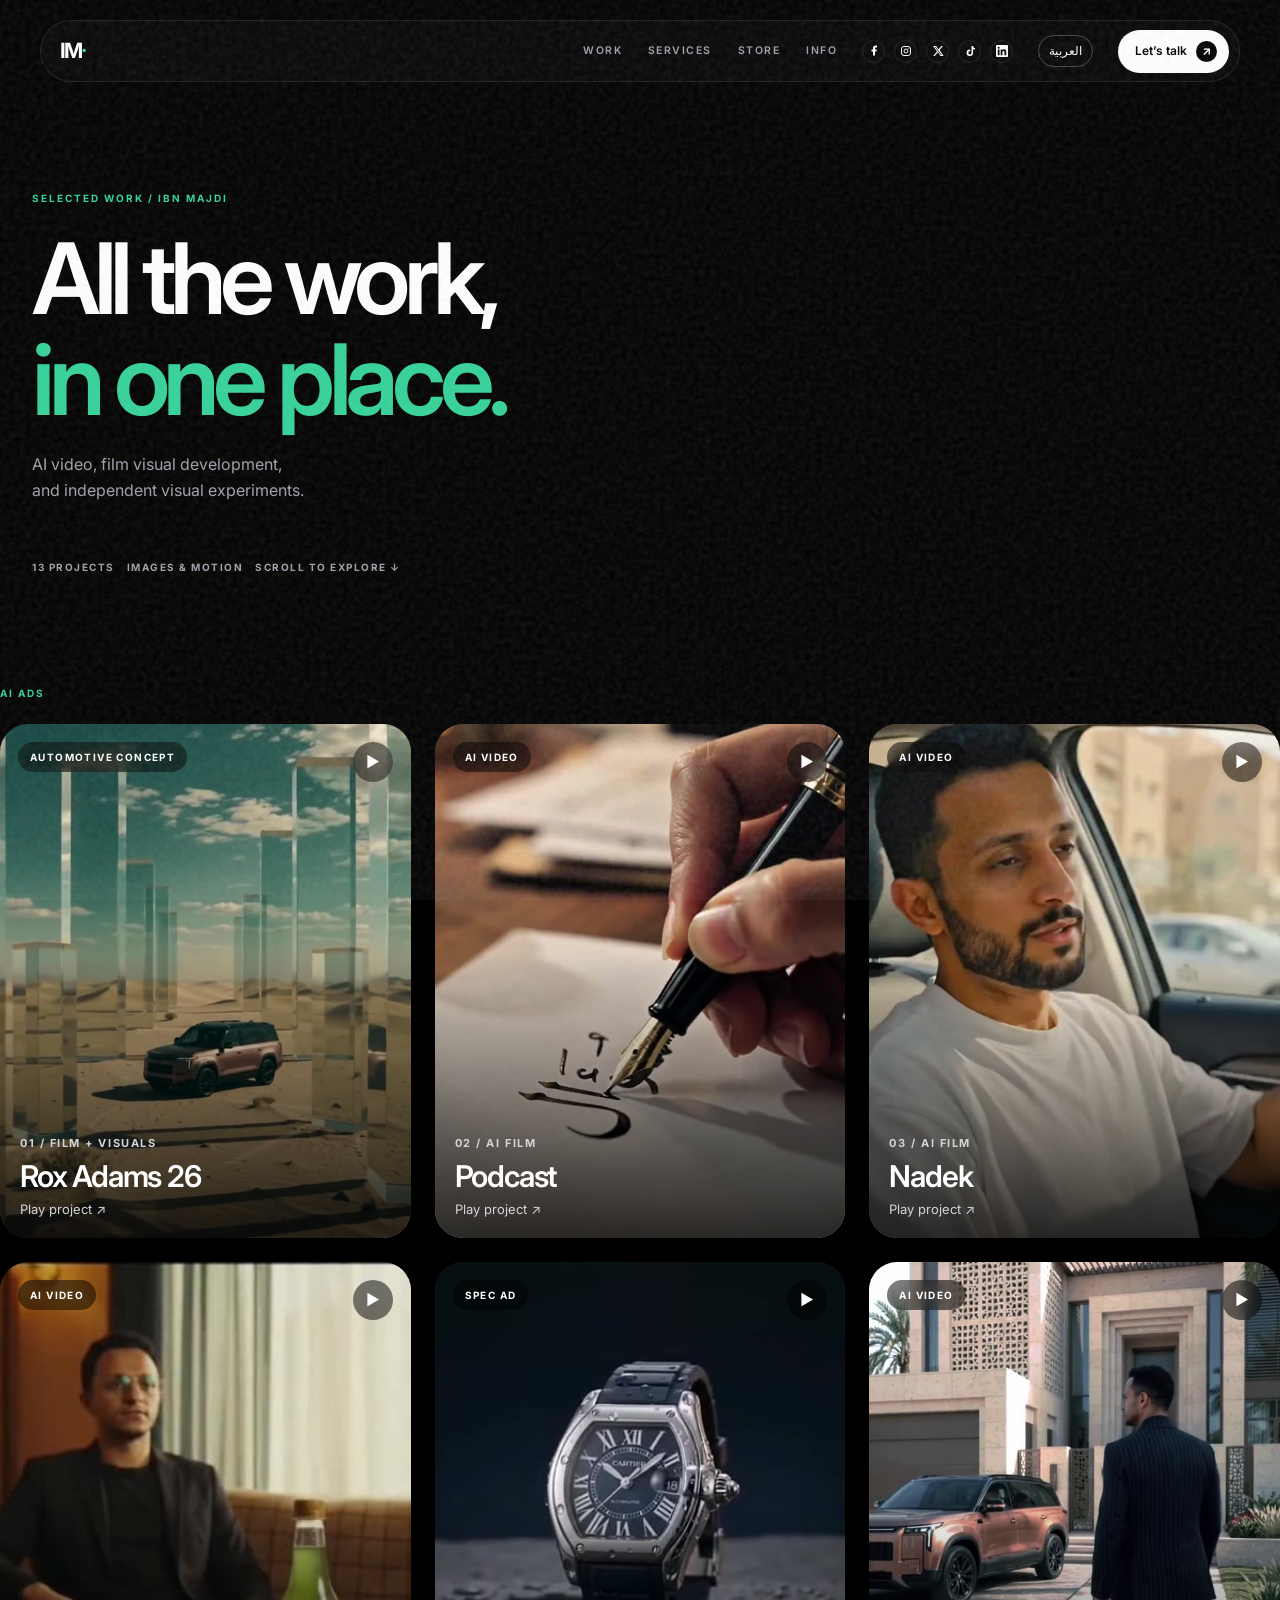
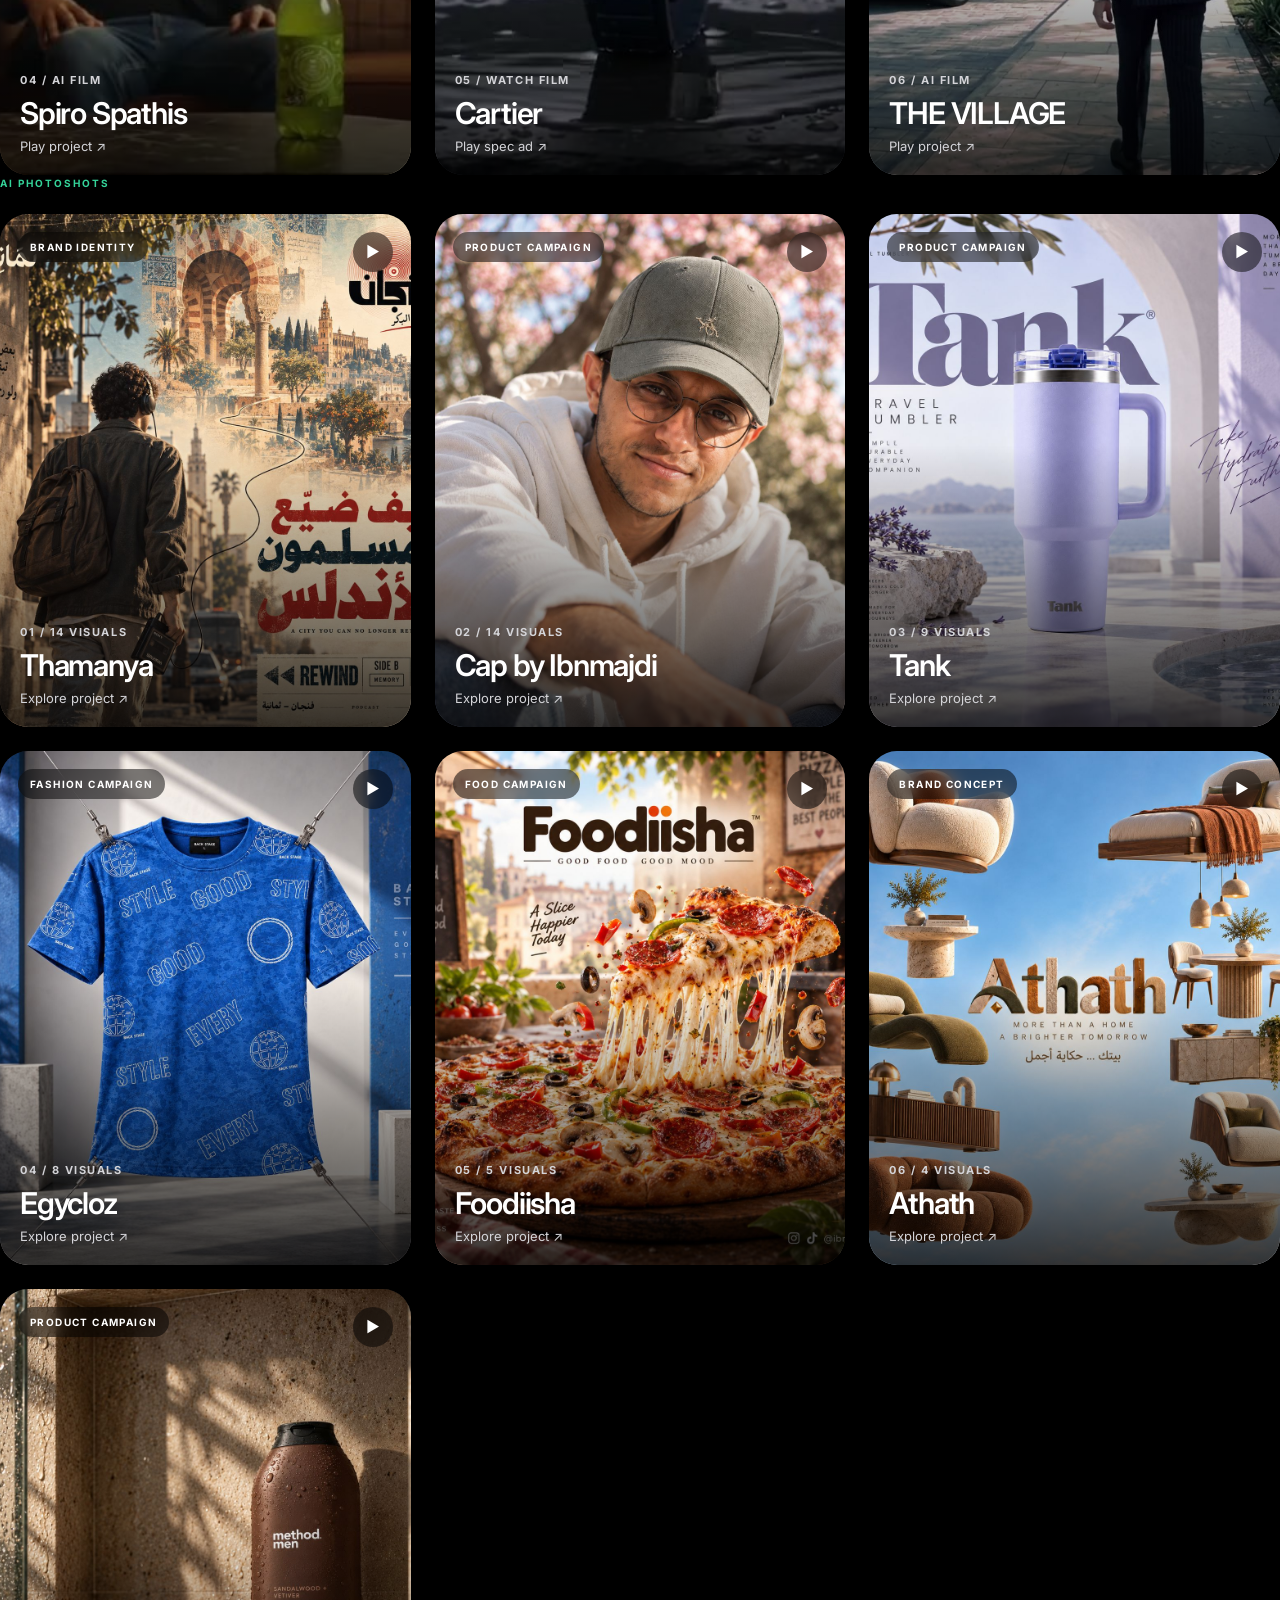
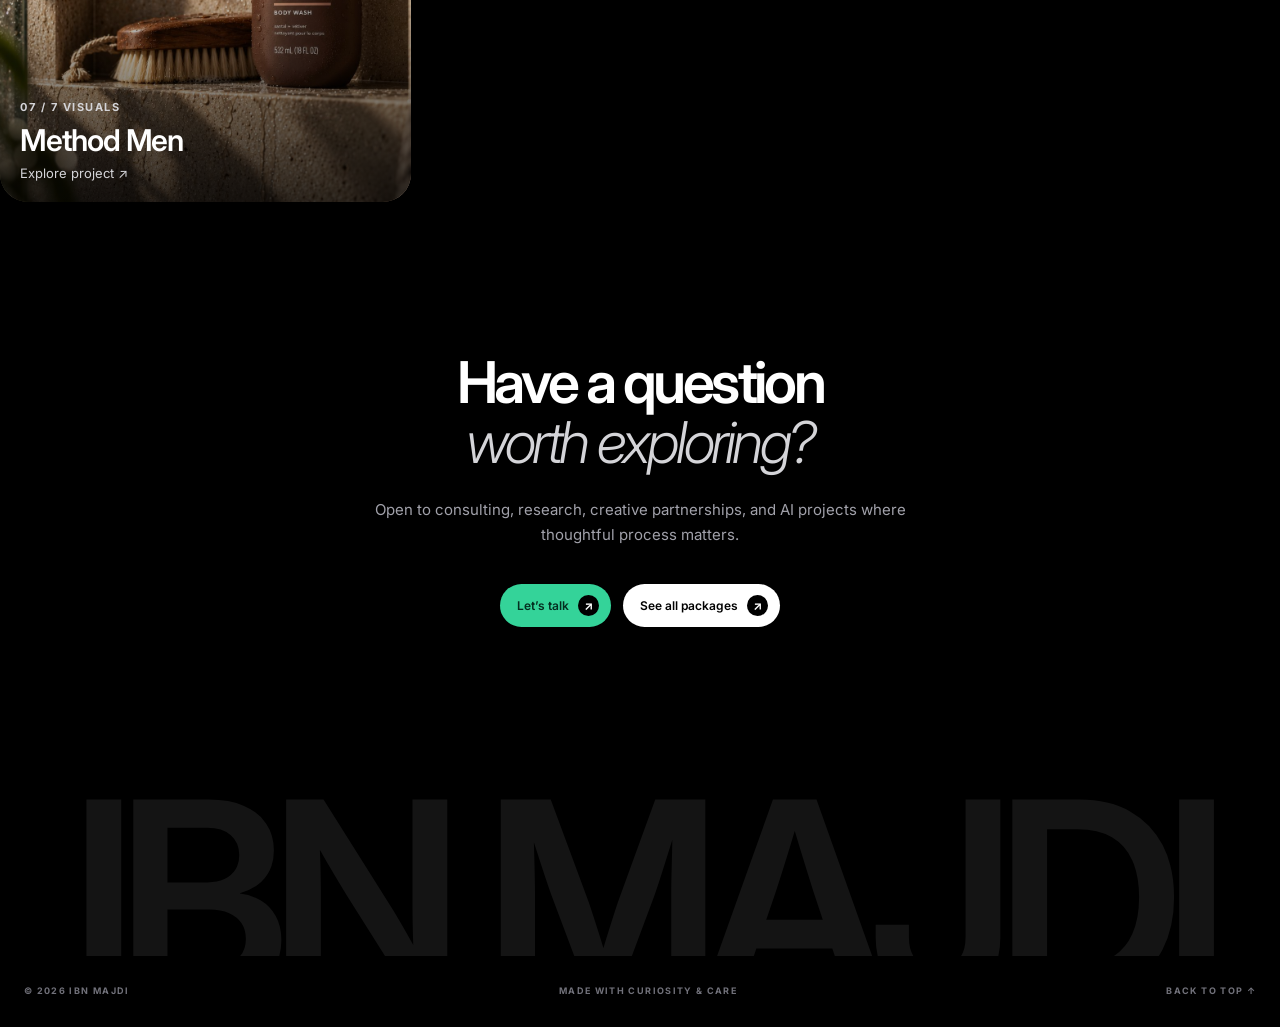
<file: work.html>
<!DOCTYPE html>
<html lang="en"><head><meta charset="utf-8"/><meta content="width=device-width,initial-scale=1" name="viewport"/><meta content="Selected work by Ibn Majdi: AI video, film visual development, and independent generative visual experiments." name="description"/><meta content="index, follow" name="robots"/><meta content="#000000" name="theme-color"/><link href="https://ibn-majdi.github.io/portfolio/work.html" rel="canonical"/><meta content="https://ibn-majdi.github.io/portfolio/work.html" property="og:url"/><meta content="https://ibn-majdi.github.io/portfolio/assets/og-image.jpg" property="og:image"/><link href="assets/favicon.png" rel="icon" type="image/png"/><meta content="website" property="og:type"/><meta content="Selected Work — Ibn Majdi" property="og:title"/><meta content="Selected work by Ibn Majdi: AI video, film visual development, and independent generative visual experiments." property="og:description"/><meta content="summary" name="twitter:card"/><title>Selected Work — Ibn Majdi</title><link href="https://fonts.googleapis.com" rel="preconnect"/><link crossorigin="" href="https://fonts.gstatic.com" rel="preconnect"/><link href="https://fonts.googleapis.com/css2?family=Inter:wght@300;400;500;600;700&amp;display=swap" rel="stylesheet"/><link href="styles.css" rel="stylesheet"/><link href="redesign.css" rel="stylesheet"/><script type="application/ld+json">{"@context":"https://schema.org","@type":"Person","name":"Ibn Majdi","email":"mailto:ibnmajdi19@gmail.com","address":{"@type":"PostalAddress","addressLocality":"Alexandria","addressCountry":"EG"},"jobTitle":"AI Content Creator & Visual Researcher","knowsAbout":["Generative AI","Prompt Engineering","Visual Research","AI Workflow Design"]}</script><link href="language.css" rel="stylesheet"/><link href="work.html" hreflang="en" rel="alternate"/><link href="work-ar.html" hreflang="ar" rel="alternate"/></head><body><a class="skip" href="#main">Skip to content</a><div class="grain"></div><header><nav><a class="logo" href="index.html">IM<span>·</span></a><div class="links"><a href="work.html">Work</a><a href="services.html">Services</a><a href="store.html">Store</a><a href="info.html">Info</a></div><div class="social-mini"><a aria-label="Facebook" href="https://www.facebook.com/ibnmajdi19/" rel="noopener noreferrer" target="_blank"><svg aria-hidden="true" focusable="false" viewbox="0 0 24 24"><path d="M14 21v-8h3l.5-4H14V7c0-1.1.3-2 2-2h2V1.4A26 26 0 0 0 15 1c-3 0-5 1.8-5 5v3H7v4h3v8z"></path></svg></a><a aria-label="Instagram" href="https://www.instagram.com/ibn.majdi" rel="noopener noreferrer" target="_blank"><svg aria-hidden="true" focusable="false" viewbox="0 0 24 24"><rect fill="none" height="18" rx="5" stroke="currentColor" stroke-width="2" width="18" x="3" y="3"></rect><circle cx="12" cy="12" fill="none" r="4" stroke="currentColor" stroke-width="2"></circle><circle cx="17.5" cy="6.5" r="1.2"></circle></svg></a><a aria-label="X" href="https://x.com/ibnmajdi19" rel="noopener noreferrer" target="_blank"><svg aria-hidden="true" focusable="false" viewbox="0 0 24 24"><path d="M18.9 2H22l-6.8 7.8L23.2 22h-6.3L12 14.6 5.5 22H2.3l7.8-9L2 2h6.5l4.4 6.7L18.9 2zm-1.1 18h1.7L7.5 4H5.7z"></path></svg></a><a aria-label="TikTok" href="https://www.tiktok.com/@ibnmajdi19" rel="noopener noreferrer" target="_blank"><svg aria-hidden="true" focusable="false" viewbox="0 0 24 24"><path d="M15 2h3c.3 2.4 1.6 3.9 4 4.2v3a8 8 0 0 1-4-1.2v7.6a6.4 6.4 0 1 1-5.5-6.3v3.2a3.2 3.2 0 1 0 2.5 3.1z"></path></svg></a><a aria-label="LinkedIn" href="https://www.linkedin.com/in/moustafa-magdy19" rel="noopener noreferrer" target="_blank"><svg aria-hidden="true" focusable="false" viewbox="0 0 24 24"><path d="M20.447 20.452h-3.554v-5.569c0-1.328-.027-3.037-1.852-3.037-1.853 0-2.136 1.445-2.136 2.939v5.667H9.351V9h3.414v1.561h.046c.477-.9 1.637-1.85 3.37-1.85 3.601 0 4.267 2.37 4.267 5.455v6.286zM5.337 7.433c-1.144 0-2.063-.926-2.063-2.065 0-1.138.92-2.063 2.063-2.063 1.14 0 2.064.925 2.064 2.063 0 1.139-.925 2.065-2.064 2.065zm1.782 13.019H3.555V9h3.564v11.452zM22.225 0H1.771C.792 0 0 .774 0 1.729v20.542C0 23.227.792 24 1.771 24h20.451C23.2 24 24 23.227 24 22.271V1.729C24 .774 23.2 0 22.222 0h.003z"></path></svg></a></div><a aria-label="التبديل إلى العربية" class="language-link" dir="rtl" href="work-ar.html" lang="ar">العربية</a><a class="pill light" href="info.html#contact">Let’s talk <b>↗</b></a><button aria-expanded="false" aria-label="Open navigation" class="menu">☰</button></nav><div class="mobile-links"><a href="index.html">Home</a><a href="work.html">Work</a><a href="services.html">Services</a><a href="store.html">Store</a><a href="info.html">Info &amp; contact</a><a href="work-ar.html" lang="ar">العربية</a></div></header><main class="work-page" id="main"><section class="pt-page-hero"><p class="pt-eyebrow">SELECTED WORK / IBN MAJDI</p><h1>All the work,<br/><span>in one place.</span></h1><p class="pt-lede">AI video, film visual development,<br/>and independent visual experiments.</p><div class="pt-page-index"><span>13 PROJECTS</span><span>IMAGES &amp; MOTION</span><span>SCROLL TO EXPLORE ↓</span></div></section><section class="pt-sleeve-group"><p class="pt-eyebrow">AI Ads</p><div class="pt-sleeve-grid"><a class="pt-sleeve" aria-label="Open Rox Adams 26" data-project="rox-adams-26" href="assets/work/rox-adams-26/03.mp4"><img alt="Rox Adams 26" decoding="async" loading="lazy" src="assets/work/rox-adams-26/03-poster.jpg"/><div class="pt-sleeve-scrim"></div><span class="sleeve-type">Automotive concept</span><span aria-hidden="true" class="pt-sleeve-open">▶</span><div class="pt-sleeve-cap"><span>01 / Film + visuals</span><h3>Rox Adams 26</h3><p>Play project <span aria-hidden="true">↗</span></p></div></a><a class="pt-sleeve" aria-label="Open Podcast" data-project="podcast" href="assets/work/podcast/01.mp4"><img alt="Podcast" decoding="async" loading="lazy" src="assets/work/podcast/01-poster.jpg"/><div class="pt-sleeve-scrim"></div><span class="sleeve-type">AI video</span><span aria-hidden="true" class="pt-sleeve-open">▶</span><div class="pt-sleeve-cap"><span>02 / AI film</span><h3>Podcast</h3><p>Play project <span aria-hidden="true">↗</span></p></div></a><a class="pt-sleeve" aria-label="Open Nadek" data-project="nadek" href="assets/work/nadek/01.mp4"><img alt="Nadek" decoding="async" loading="lazy" src="assets/work/nadek/01-poster.jpg"/><div class="pt-sleeve-scrim"></div><span class="sleeve-type">AI video</span><span aria-hidden="true" class="pt-sleeve-open">▶</span><div class="pt-sleeve-cap"><span>03 / AI film</span><h3>Nadek</h3><p>Play project <span aria-hidden="true">↗</span></p></div></a><a class="pt-sleeve" aria-label="Open Spiro Spathis" data-project="spiro-spathis" href="assets/work/spiro-spathis/01.mp4"><img alt="Spiro Spathis" decoding="async" loading="lazy" src="assets/work/spiro-spathis/01-poster.jpg"/><div class="pt-sleeve-scrim"></div><span class="sleeve-type">AI video</span><span aria-hidden="true" class="pt-sleeve-open">▶</span><div class="pt-sleeve-cap"><span>04 / AI film</span><h3>Spiro Spathis</h3><p>Play project <span aria-hidden="true">↗</span></p></div></a><a class="pt-sleeve" aria-label="Open Cartier" data-project="carter" href="assets/work/carter/01.mp4"><img alt="Cartier spec ad: luxury watch product film" decoding="async" loading="lazy" src="assets/work/carter/01-poster.jpg"/><div class="pt-sleeve-scrim"></div><span class="sleeve-type">Spec ad</span><span aria-hidden="true" class="pt-sleeve-open">▶</span><div class="pt-sleeve-cap"><span>05 / Watch film</span><h3>Cartier</h3><p>Play spec ad <span aria-hidden="true">↗</span></p></div></a><a class="pt-sleeve" aria-label="Open THE VILLAGE" data-project="the-village" href="assets/work/the-village/01.mp4"><img alt="THE VILLAGE" decoding="async" loading="lazy" src="assets/work/the-village/01-poster.jpg"/><div class="pt-sleeve-scrim"></div><span class="sleeve-type">AI video</span><span aria-hidden="true" class="pt-sleeve-open">▶</span><div class="pt-sleeve-cap"><span>06 / AI film</span><h3>THE VILLAGE</h3><p>Play project <span aria-hidden="true">↗</span></p></div></a></div></section><section class="pt-sleeve-group"><p class="pt-eyebrow">AI PhotoShots</p><div class="pt-sleeve-grid"><a class="pt-sleeve" aria-label="Open Thamanya" data-project="thamanya" href="assets/work/thamanya/14.jpg"><img alt="Thamanya" decoding="async" loading="lazy" src="assets/work/thamanya/14.jpg"/><div class="pt-sleeve-scrim"></div><span class="sleeve-type">Brand identity</span><span aria-hidden="true" class="pt-sleeve-open">▶</span><div class="pt-sleeve-cap"><span>01 / 14 visuals</span><h3>Thamanya</h3><p>Explore project <span aria-hidden="true">↗</span></p></div></a><a class="pt-sleeve" aria-label="Open Cap by Ibnmajdi" data-project="cap" href="assets/work/cap/10.jpg"><img alt="Cap by Ibnmajdi" decoding="async" loading="lazy" src="assets/work/cap/10.jpg"/><div class="pt-sleeve-scrim"></div><span class="sleeve-type">Product campaign</span><span aria-hidden="true" class="pt-sleeve-open">▶</span><div class="pt-sleeve-cap"><span>02 / 14 visuals</span><h3>Cap by Ibnmajdi</h3><p>Explore project <span aria-hidden="true">↗</span></p></div></a><a class="pt-sleeve" aria-label="Open Tank" data-project="tank" href="assets/work/tank/01.jpg"><img alt="Tank" decoding="async" loading="lazy" src="assets/work/tank/01.jpg"/><div class="pt-sleeve-scrim"></div><span class="sleeve-type">Product campaign</span><span aria-hidden="true" class="pt-sleeve-open">▶</span><div class="pt-sleeve-cap"><span>03 / 9 visuals</span><h3>Tank</h3><p>Explore project <span aria-hidden="true">↗</span></p></div></a><a class="pt-sleeve" aria-label="Open Egycloz" data-project="egycloz" href="assets/work/egycloz/08.jpg"><img alt="Egycloz" decoding="async" loading="lazy" src="assets/work/egycloz/08.jpg"/><div class="pt-sleeve-scrim"></div><span class="sleeve-type">Fashion campaign</span><span aria-hidden="true" class="pt-sleeve-open">▶</span><div class="pt-sleeve-cap"><span>04 / 8 visuals</span><h3>Egycloz</h3><p>Explore project <span aria-hidden="true">↗</span></p></div></a><a class="pt-sleeve" aria-label="Open Foodiisha" data-project="foodiisha" href="assets/work/foodiisha/05.jpg"><img alt="Foodiisha" decoding="async" loading="lazy" src="assets/work/foodiisha/05.jpg"/><div class="pt-sleeve-scrim"></div><span class="sleeve-type">Food campaign</span><span aria-hidden="true" class="pt-sleeve-open">▶</span><div class="pt-sleeve-cap"><span>05 / 5 visuals</span><h3>Foodiisha</h3><p>Explore project <span aria-hidden="true">↗</span></p></div></a><a class="pt-sleeve" aria-label="Open Athath" data-project="athath" href="assets/work/athath/04.jpg"><img alt="Athath" decoding="async" loading="lazy" src="assets/work/athath/04.jpg"/><div class="pt-sleeve-scrim"></div><span class="sleeve-type">Brand concept</span><span aria-hidden="true" class="pt-sleeve-open">▶</span><div class="pt-sleeve-cap"><span>06 / 4 visuals</span><h3>Athath</h3><p>Explore project <span aria-hidden="true">↗</span></p></div></a><a class="pt-sleeve" aria-label="Open Method Men" data-project="method-men" href="assets/work/method-men/06.jpg"><img alt="Method Men" decoding="async" loading="lazy" src="assets/work/method-men/06.jpg"/><div class="pt-sleeve-scrim"></div><span class="sleeve-type">Product campaign</span><span aria-hidden="true" class="pt-sleeve-open">▶</span><div class="pt-sleeve-cap"><span>07 / 7 visuals</span><h3>Method Men</h3><p>Explore project <span aria-hidden="true">↗</span></p></div></a></div></section></main><dialog aria-describedby="viewer-description" aria-labelledby="viewer-title" class="project-viewer"><div class="viewer-head"><div><p class="label" id="viewer-kind"></p><h2 id="viewer-title"></h2></div><button aria-label="Close project" class="viewer-close" type="button">✕</button></div><div class="deck-stage" aria-busy="false"><span class="viewer-loading" role="status">Loading media…</span><div class="deck" id="deck"><div class="dcard behind2"></div><div class="dcard behind1"></div><div class="dcard active"></div></div><p class="viewer-error" hidden>Couldn't load media. <a href="#" rel="noopener" target="_blank">Open the original file ↗</a></p></div><p class="deck-hint">DRAG OR USE ARROWS</p><div class="viewer-toolbar"><button aria-label="Previous file" class="viewer-prev" type="button">←</button><span aria-live="polite" class="viewer-count"></span><button aria-label="Next file" class="viewer-next" type="button">→</button></div><p id="viewer-description"></p><p class="viewer-role" id="viewer-role" hidden><span class="viewer-role-label">ROLE</span><span id="viewer-role-text"></span></p><div class="viewer-case" id="viewer-case" hidden><p class="label">CASE STUDY</p><h3 id="case-title"></h3><div class="case-grid"><section><h4>Idea</h4><p id="case-idea"></p></section><section><h4>Goal</h4><p id="case-goal"></p></section><section><h4>Research</h4><p id="case-research"></p></section><section><h4>Execution</h4><p id="case-execution"></p></section><section><h4>Challenge</h4><p id="case-challenge"></p></section><section><h4>Result</h4><p id="case-result"></p></section><section><h4>Tools</h4><p id="case-tools"></p></section></div></div></dialog><section class="pt-close"><h2>Have a question<br/><em>worth exploring?</em></h2><p>Open to consulting, research, creative partnerships, and AI projects where thoughtful process matters.</p><div class="pt-close-actions"><a class="pill accent" href="https://wa.me/201203490148" rel="noopener noreferrer" target="_blank">Let’s talk <b>↗</b></a><a class="pill light" href="services.html">See all packages <b>↗</b></a></div></section><div class="pt-wordmark" aria-hidden="true"><span>IBN MAJDI</span></div><footer><span>© <span id="year"></span> IBN MAJDI</span><span>MADE WITH CURIOSITY &amp; CARE</span><a href="#top">BACK TO TOP ↑</a></footer><script src="script.js"></script><script src="gallery.js"></script><script src="redesign.js"></script></body></html>
</file>
<file: styles.css>
:root{--black:#000;--dark:#18181b;--light:#f4f4f5;--white:#fff;--sub:#a1a1aa;--muted:#71717a;--accent:#34d399;--border:rgba(255,255,255,.1);--font:Inter,Arial,sans-serif}*{box-sizing:border-box}html{scroll-behavior:smooth}body{margin:0;background:var(--black);font:400 15px/1.6 var(--font);color:var(--white)}a{color:inherit;text-decoration:none}.skip{position:fixed;top:-60px;left:16px;z-index:99;padding:10px;background:var(--accent);color:#000}.skip:focus{top:12px}.grain{position:fixed;inset:0;z-index:60;pointer-events:none;opacity:.15;background-image:url("data:image/svg+xml,%3Csvg viewBox='0 0 180 180' xmlns='http://www.w3.org/2000/svg'%3E%3Cfilter id='n'%3E%3CfeTurbulence type='fractalNoise' baseFrequency='.9' numOctaves='4' stitchTiles='stitch'/%3E%3C/filter%3E%3Crect width='100%25' height='100%25' filter='url(%23n)' opacity='.75'/%3E%3C/svg%3E");animation:grain .25s steps(2) infinite}@keyframes grain{50%{transform:translate(1%,1%)}}header{position:fixed;z-index:50;top:20px;left:50%;width:min(1200px,calc(100% - 32px));transform:translateX(-50%)}nav{height:62px;padding:0 10px 0 19px;border:1px solid var(--border);border-radius:999px;background:rgba(10,10,12,.6);backdrop-filter:blur(20px);display:flex;align-items:center;gap:25px;box-shadow:0 10px 40px #0004}.logo{font-size:21px;font-weight:700;letter-spacing:-.1em;margin-right:auto}.logo span{color:var(--accent)}.links{display:flex;gap:26px;font-size:12px;color:var(--sub)}.social-mini{display:flex;gap:9px}.social-mini a{width:23px;height:23px;border:1px solid var(--border);border-radius:50%;font-size:9px;display:grid;place-items:center}.pill{border-radius:999px;padding:11px 12px 11px 17px;display:inline-flex;align-items:center;gap:9px;font-size:12px;font-weight:600;transition:.3s cubic-bezier(.16,1,.3,1)}.pill b{width:21px;height:21px;border-radius:50%;display:grid;place-items:center;background:#000;color:#fff}.pill:hover{transform:scale(1.05)}.light{background:#fff;color:#000}.accent{background:var(--accent);color:#052e20}.menu, .mobile-links{display:none}.label{position:relative;margin:0 0 23px;font-size:10px;font-weight:700;letter-spacing:.2em;color:var(--accent)}.label.dark{color:#047857}h2{font-weight:600;letter-spacing:-.06em;line-height:1.05;margin:0}h2{font-size:clamp(46px,6vw,88px)}.project-card .pill{margin-top:19px}.contact-card>p:not(.label){color:var(--sub);max-width:430px}footer{padding:28px max(24px,calc((100vw - 1400px)/2));display:flex;justify-content:space-between;color:var(--muted);font-size:9px;font-weight:700;letter-spacing:.15em}.reveal{opacity:0;transform:translateY(20px);transition:opacity .8s cubic-bezier(.16,1,.3,1),transform .8s cubic-bezier(.16,1,.3,1)}.reveal.show{opacity:1;transform:none}@media(max-width:850px){header{top:12px}.links, .social-mini, nav>.pill{display:none}.menu{display:block;background:transparent;border:0;color:#fff;font-size:19px}.mobile-links{display:none;margin-top:8px;padding:15px 22px;border-radius:24px;background:#151517eF;border:1px solid var(--border);backdrop-filter:blur(20px)}.mobile-links.open{display:flex;flex-direction:column;gap:14px;font-size:13px}footer{gap:12px;flex-wrap:wrap;padding:25px 24px}}@media(prefers-reduced-motion:reduce){*{scroll-behavior:auto!important;transition:none!important;animation:none!important}.reveal{opacity:1;transform:none}}/* MOBILE *//* MOBILE HERO FIX: keep the data card clear of the intro copy *//* Round 2: shared social icons and combined expertise section */.social-mini svg{width:12px;height:12px;fill:currentColor;display:block}
@media(max-width:850px){nav{gap:18px}.social-mini{display:flex;gap:9px}}.bento-heading .label{margin:0}.viewer-open{overflow:hidden}.project-viewer{padding:28px;width:min(1150px,calc(100vw - 40px));max-height:calc(100vh - 40px);max-height:calc(100dvh - 40px);overflow-y:auto;-webkit-overflow-scrolling:touch;border:1px solid var(--border);border-radius:28px;background:#111113;color:var(--white);box-shadow:0 25px 90px #0009;overscroll-behavior:contain}.project-viewer::backdrop{background:#000d;backdrop-filter:blur(12px)}.project-viewer[open]{animation:viewer-in .25s ease-out}.viewer-head{display:flex;align-items:center;justify-content:space-between;gap:20px}.viewer-head .label{margin-bottom:8px}.viewer-head h2{font-size:32px;letter-spacing:-.05em}.viewer-close, .viewer-toolbar button{font:inherit;color:#fff;background:#ffffff0d;border:1px solid #ffffff26;border-radius:50%;width:44px;height:44px;cursor:pointer;flex-shrink:0}.viewer-close:hover, .viewer-toolbar button:not(:disabled):hover{border-color:var(--accent);color:var(--accent)}#viewer-description{font-size:12px;color:var(--sub);max-width:760px;margin:16px 0 22px}.viewer-loading{position:absolute;top:50%;left:50%;transform:translate(-50%,-50%);z-index:1;color:var(--accent);font-size:12px;pointer-events:none;display:none}.viewer-stage[aria-busy=true] .viewer-loading{display:block;animation:gallery-pulse .8s infinite alternate}.viewer-error{font-size:13px;color:var(--sub);padding:0 20px 20px}.viewer-error a{color:var(--accent)}.viewer-toolbar{display:flex;align-items:center;justify-content:center;gap:24px;margin-top:18px}.viewer-count{font-size:11px;letter-spacing:.15em;min-width:70px;text-align:center;color:var(--sub)}.viewer-toolbar button:disabled{opacity:.25;cursor:default}.project-viewer button:focus-visible{outline:2px solid var(--accent);outline-offset:3px}.project-viewer [hidden]{display:none!important}
@keyframes gallery-pulse{to{opacity:.35}}@keyframes viewer-in{from{opacity:0;transform:translateY(12px)}to{opacity:1;transform:none}}
@media(max-width:540px){.project-viewer{padding:18px;width:calc(100vw - 16px);max-height:calc(100vh - 16px);max-height:calc(100dvh - 16px);border-radius:24px}.viewer-head h2{font-size:27px}.viewer-head .label{font-size:9px}.viewer-close{width:42px;height:42px}.gallery-end .pill{white-space:nowrap}}
@media(prefers-reduced-motion:reduce){.project-viewer[open], .viewer-loading{animation:none}}/* HOME: centered hero */.home-hero{position:relative;overflow:hidden;text-align:center;padding:175px 24px 50px;min-height:740px;display:flex;flex-direction:column;justify-content:center;align-items:center}.home-hero h1{font-size:clamp(54px,6.7vw,98px);font-weight:600;line-height:1.04;letter-spacing:-.065em;margin:0}.home-hero h1 i{position:relative;font-style:normal;white-space:nowrap}.home-hero h1 i:after{content:"";position:absolute;bottom:.05em;left:0;right:0;height:.13em;border-radius:4px;background:var(--accent);z-index:-1;transform:rotate(-1.5deg);opacity:.8}.home-method .label{font-size:8px;margin:0 0 42px}.home-mini .label{font-size:8px;margin:0 0 22px}.home-link-tile .label{font-size:8px;margin:0 0 15px}.home-section-heading .label{margin-bottom:17px}.home-identity p:not(.label){font-size:13px;color:#71717a}

@media(max-width:850px){.home-hero{padding-top:140px;min-height:680px}.home-hero h1{font-size:clamp(46px,8vw,70px)}}
@media(max-width:540px){.home-hero{min-height:655px;padding:130px 24px 40px}.home-hero h1{font-size:clamp(40px,10.8vw,56px)}.home-actions .pill{font-size:11px}.home-identity .label{margin-bottom:20px}}
.viewer-role{display:flex;align-items:baseline;gap:10px;margin:-8px 0 22px;font-size:12px;color:var(--sub);max-width:760px}.viewer-role-label{font-size:9px;font-weight:700;letter-spacing:.18em;color:var(--accent);flex-shrink:0}.viewer-case{margin-top:24px;padding-top:22px;border-top:1px solid var(--border)}.viewer-case h3{margin:0 0 16px;font-size:21px;letter-spacing:-.03em}.case-grid{display:grid;grid-template-columns:repeat(auto-fit,minmax(230px,1fr));gap:18px}.case-grid h4{margin:0 0 7px;font-size:10px;font-weight:700;letter-spacing:.18em;text-transform:uppercase;color:var(--accent)}.case-grid p{margin:0;font-size:13px;line-height:1.75;color:var(--sub)}/* TiltedCard grid + card-deck viewer */.deck-stage{position:relative;margin-top:16px;padding-top:52px}.deck{position:relative;height:min(54vh,540px);perspective:1000px}.dcard{position:absolute;inset:0;border-radius:22px;overflow:hidden;background:#F4F4F5;border:1px solid var(--border);transition:transform .45s cubic-bezier(.16,1,.3,1),opacity .45s,filter .45s}.dcard img, .dcard video{display:block;width:100%;height:100%;object-fit:cover}.dcard.active img, .dcard.active video{object-fit:contain}.dcard.behind1{transform:scale(.94) translateY(-24px);opacity:.7;filter:brightness(.55);z-index:1;pointer-events:none}.dcard.behind2{transform:scale(.88) translateY(-46px);opacity:.4;filter:brightness(.35);pointer-events:none}.dcard.active{z-index:3;cursor:grab;touch-action:pan-y}.dcard.dragging{transition:none;cursor:grabbing}.dcard .play-badge{position:absolute;top:50%;left:50%;transform:translate(-50%,-50%);width:64px;height:64px;border-radius:50%;background:rgba(10,10,10,.6);backdrop-filter:blur(8px);border:1px solid rgba(255,255,255,.2);color:#fff;display:grid;place-items:center;cursor:pointer;z-index:2}.deck-hint{margin:12px 0 0;text-align:center;font-size:9px;letter-spacing:.2em;color:var(--muted)}.deck-stage .viewer-error{margin-top:12px}.deck-stage .viewer-loading{top:40%}.project-viewer #viewer-description{margin:16px 0 0}.project-viewer .viewer-role{margin:10px 0 0}
@media(max-width:540px){.deck{height:44vh}.deck-stage{padding-top:40px}}/* Portrait videos (reels): deck takes the video's portrait size instead of the wide box */.deck{margin-inline:auto;transition:width .45s cubic-bezier(.16,1,.3,1)}.deck.portrait{height:min(60vh,560px)}
@media(max-width:540px){.deck.portrait{height:54vh}}
</file>
<file: redesign.css>
/* ============================================================
   PORTAL — record-label layout, Ibn Majdi identity (v1.1)
   Identity is unchanged: black/zinc/white + mint #34D399,
   Inter 600 headlines, IBM Plex Sans Arabic, rounded cards,
   999px pills, fine grain, restrained motion.
   The spec's non-identity palette and fonts are
   NEVER used; accents are mint #34D399 + emerald #047857.
   All motion uses cubic-bezier(.16,1,.3,1).
   Loaded after styles.css (and after arabic.css on AR pages).
   ============================================================ */

:root{
  --black:#000000;
  --dark:#18181b;
  --light:#f4f4f5;
  --white:#ffffff;
  --sub:#a1a1aa;
  --muted:#71717a;
  --accent:#34d399;
  --emerald:#047857;
  --illustration:#059669;
  --pale:#ecfdf5;
  --tile:#e8f9f1;
  --border:rgba(255,255,255,.10);
  --ease:cubic-bezier(.16,1,.3,1);
  --portal:0;
}

/* ---------- reveal gating: no-JS / reduced-motion = finished page ---------- */

.reveal{opacity:1;transform:none}
html.portal-motion .reveal{opacity:0;transform:translateY(20px);transition:opacity .8s var(--ease),transform .8s var(--ease)}
html.portal-motion .reveal.show{opacity:1;transform:none}

/* ---------- nav typography (spec) on the identity pill header ---------- */

.links{font-size:10.5px;font-weight:600;letter-spacing:.14em;text-transform:uppercase}
.links a{transition:color .3s var(--ease)}
.links a:hover{color:var(--accent)}

/* ---------- shared bits ---------- */

.pt-eyebrow{margin:0 0 23px;font-size:10px;font-weight:700;letter-spacing:.2em;text-transform:uppercase;color:var(--accent)}
.pt-eyebrow.dark{color:var(--emerald)}
.pt-link{font-size:13px;font-weight:600;color:var(--emerald)}
.pt-link:hover{text-decoration:underline}
.pt-hairline{border:0;border-top:1px solid rgba(255,255,255,.1);margin:0}
.pt-section{padding:160px max(32px,calc((100vw - 1400px)/2))}
.pt-section.light{background:var(--light);color:#18181b}
.pt-section.dark{background:#000;color:#fff}
.pt-h2{font-size:clamp(36px,4vw,54px);font-weight:600;letter-spacing:-.04em;line-height:1.05;margin:0}
[dir="rtl"] .pt-h2{letter-spacing:0}
.pt-lede{font-size:16px;line-height:1.6;color:var(--sub);max-width:560px;margin:22px 0 0}
.pt-section.light .pt-lede{color:#52525b}

/* ============================================================
   PORTAL HERO (homepage)
   ============================================================ */

.pt-hero{position:relative;display:block;padding:0;min-height:0;overflow:visible;height:250vh;height:250svh;background:#000}
.pt-stage{position:sticky;top:0;width:100%;height:100vh;height:100svh;overflow:hidden;isolation:isolate}
.pt-img{position:absolute;inset:0;width:100%;height:100%;object-fit:cover;object-position:50% 27%;transform:scale(calc(1.12 - var(--portal)*.12))}
.pt-duo{position:absolute;inset:0;z-index:1;mix-blend-mode:overlay;opacity:calc(var(--portal)*.32);background:linear-gradient(115deg,rgba(52,211,153,.95),rgba(4,120,87,.95) 55%,rgba(52,211,153,.95))}
.pt-veil{position:absolute;inset:0;z-index:2;background:radial-gradient(120% 90% at 50% 45%,transparent 52%,rgba(0,0,0,.62))}
.pt-panel{position:absolute;top:0;bottom:0;width:51.5%;background:#000;z-index:3}
.pt-panel-l{left:0;transform:translateX(calc(var(--portal)*-105%))}
.pt-panel-r{right:0;transform:translateX(calc(var(--portal)*105%))}
.pt-dot{position:absolute;top:50%;width:10px;height:10px;margin-top:-5px;border-radius:50%;background:var(--accent);z-index:4}
.pt-dot-a{left:calc(50% - 16px);transform:translate(calc(var(--portal)*-42vw),calc(var(--portal)*-36vh));opacity:calc(1 - var(--portal)*.55)}
.pt-dot-b{left:calc(50% + 6px);transform:translate(calc(var(--portal)*42vw),calc(var(--portal)*36vh));opacity:calc(1 - var(--portal)*.55)}
.pt-title{position:absolute;inset:0;z-index:5;display:flex;align-items:center;justify-content:center;pointer-events:none}
.pt-hero .pt-title h1{margin:0;font-weight:600;font-size:clamp(88px,14vw,220px);line-height:.83;letter-spacing:calc(-.01em - var(--portal)*.065em);color:#fff;white-space:nowrap;transform:scale(calc(1 + var(--portal)*.16))}
.pt-hero .pt-title h1 span{display:inline-block}
.pt-hero .pt-title h1 span:first-child{transform:translateX(calc(var(--portal)*-52%))}
.pt-hero .pt-title h1 span:last-child{transform:translateX(calc(var(--portal)*52%))}
/* RTL: first span sits on the right, last on the left — swap the travel directions
   so the Arabic halves part outward instead of colliding. */
[dir="rtl"] .pt-hero .pt-title h1 span:first-child{transform:translateX(calc(var(--portal)*52%))}
[dir="rtl"] .pt-hero .pt-title h1 span:last-child{transform:translateX(calc(var(--portal)*-52%))}
.pt-meta{position:absolute;z-index:6;margin:0;font-size:10px;font-weight:600;letter-spacing:.15em;text-transform:uppercase;color:var(--sub);opacity:calc(1 - var(--portal)*.9)}
.pt-meta-tl{top:100px;left:32px}
.pt-meta-tr{top:100px;right:32px;text-align:right}
.pt-meta-bl{bottom:32px;left:32px}
.pt-meta-br{bottom:32px;right:32px;text-align:right}

/* ============================================================
   STATEMENT FOLD
   ============================================================ */

.pt-statement{position:relative;overflow:hidden;min-height:760px;display:flex;flex-direction:column;justify-content:center;background:var(--light);color:#18181b;padding:120px max(32px,calc((100vw - 1400px)/2))}
.pt-statement-text{position:relative;z-index:1;font-size:clamp(24px,3.6vw,52px);font-weight:600;line-height:1.15;letter-spacing:-.03em;max-width:22ch;margin:0}
[dir="rtl"] .pt-statement-text{letter-spacing:0}
.pt-statement-text em{font-style:normal;color:var(--emerald)}
.pt-orb{position:absolute;inset-inline-end:max(32px,calc((100vw - 1400px)/2));top:50%;width:360px;height:520px;margin-top:-260px;border-radius:180px 180px 28px 28px;overflow:hidden;opacity:.95;will-change:transform}
.pt-orb img{width:100%;height:100%;object-fit:cover;display:block}

/* ============================================================
   RELEASES — THROWABLE DECK
   ============================================================ */

.pt-releases{background:var(--light);color:#18181b;padding:160px max(32px,calc((100vw - 1400px)/2))}
.pt-releases-grid{display:grid;grid-template-columns:.85fr 1.15fr;gap:6vw;align-items:center}
.pt-releases h2{font-size:clamp(36px,4vw,54px);font-weight:600;letter-spacing:-.04em;line-height:1.05;margin:0}
[dir="rtl"] .pt-releases h2{letter-spacing:0}
.pt-releases .pt-lede{color:#52525b}
.pt-releases-actions{display:flex;gap:10px;flex-wrap:wrap;margin-top:32px}
.pt-deck-wrap{position:relative}
.pt-deck{position:relative;aspect-ratio:1/1;width:100%;max-width:560px;margin-inline-start:auto;outline:none}
.pt-deck:focus-visible{outline:2px solid var(--emerald);outline-offset:6px;border-radius:28px}
.pt-card{position:absolute;inset:0;border-radius:28px;overflow:hidden;background:#18181b;color:#fff;box-shadow:0 24px 60px rgba(0,0,0,.28);cursor:grab;will-change:transform;touch-action:pan-y;transition:transform .5s var(--ease)}
.pt-card.dragging{transition:none;cursor:grabbing}
.pt-card img{position:absolute;inset:0;width:100%;height:100%;object-fit:cover;display:block;pointer-events:none}
.pt-card-scrim{position:absolute;inset:0;background:linear-gradient(0deg,rgba(0,0,0,.78),transparent 55%);pointer-events:none}
.pt-card-cap{position:absolute;left:24px;right:24px;bottom:22px;pointer-events:none}
.pt-card-type{display:block;font-size:10px;font-weight:700;letter-spacing:.15em;text-transform:uppercase;color:var(--accent)}
.pt-card-cap h3{font-size:28px;font-weight:600;letter-spacing:-.03em;line-height:1.1;margin:8px 0 4px;color:#fff}
[dir="rtl"] .pt-card-cap h3{letter-spacing:0}
.pt-card-cap p{margin:0;font-size:12px;color:#d4d4d8}
.pt-hint{text-align:center;font-size:10px;font-weight:700;letter-spacing:.16em;text-transform:uppercase;color:var(--muted);margin:20px 0 0}
.pt-dots{display:flex;gap:8px;justify-content:center;margin-top:16px}
.pt-dots button{width:8px;height:8px;border-radius:50%;border:0;background:#d4d4d8;padding:0;cursor:pointer}
.pt-dots button[aria-current="true"]{background:var(--emerald)}



/* ============================================================
   PAGE HERO (work / services / store / info)
   ============================================================ */

.pt-page-hero{background:#000;color:#fff;padding:190px max(32px,calc((100vw - 1400px)/2)) 110px}
.pt-page-hero h1{font-size:clamp(58px,7.7vw,112px);font-weight:600;letter-spacing:-.065em;line-height:1.02;margin:0}
[dir="rtl"] .pt-page-hero h1{letter-spacing:0}
.pt-page-hero h1 span{color:var(--accent)}
.pt-page-hero .pt-lede{color:var(--sub)}
.pt-page-index{display:flex;flex-wrap:wrap;gap:12px;margin-top:56px;font-size:10px;font-weight:700;letter-spacing:.15em;text-transform:uppercase;color:var(--sub)}
.pt-index-row{display:flex;justify-content:space-between;gap:16px;flex-wrap:wrap;border-top:1px solid rgba(255,255,255,.1);margin-top:64px;padding-top:18px;font-size:10px;font-weight:700;letter-spacing:.15em;text-transform:uppercase;color:var(--sub)}
.pt-workflow{display:flex;flex-wrap:wrap;gap:10px;margin-top:48px}
.pt-workflow span,.pt-workflow b{padding:10px 14px;border-radius:999px;background:transparent;border:1px solid rgba(255,255,255,.22);color:#d4d4d8;font-size:12px;font-weight:500}
.pt-workflow b{border-color:rgba(52,211,153,.55);background:rgba(52,211,153,.12);color:#a7f3d0}
.pt-workflow i{font-style:normal;color:#71717a}
.pt-info-stat{margin:48px 0 0;display:flex;align-items:baseline;gap:16px}
.pt-info-stat strong{font-size:clamp(48px,6vw,84px);font-weight:600;letter-spacing:-.05em;line-height:1}
.pt-info-stat span{font-size:13px;color:var(--sub);max-width:240px;line-height:1.5}
.pt-hero-stat{margin:64px 0 0;display:flex;align-items:baseline;gap:18px}
.pt-hero-stat strong{font-size:clamp(56px,6vw,84px);font-weight:600;letter-spacing:-.05em;line-height:1;color:var(--accent)}
[dir="rtl"] .pt-hero-stat strong{letter-spacing:0}
.pt-hero-stat span{font-size:15px;color:var(--sub)}

/* ============================================================
   WORK CATALOGUE — SLEEVE CARDS
   ============================================================ */

.pt-catalogue{background:var(--light);color:#18181b;padding:120px max(32px,calc((100vw - 1400px)/2))}
.pt-group{font-size:clamp(40px,5vw,64px);font-weight:600;letter-spacing:-.04em;line-height:1.05;margin:0 0 16px}
[dir="rtl"] .pt-group{letter-spacing:0}
.pt-group-note{font-size:15px;color:#71717a;margin:0 0 48px}
.pt-sleeve-grid{display:grid;grid-template-columns:repeat(3,minmax(0,1fr));gap:24px;margin-bottom:96px}
.pt-sleeve-grid:last-child{margin-bottom:0}
.pt-sleeve{position:relative;display:block;border-radius:28px;overflow:hidden;background:#18181b;color:#fff;aspect-ratio:4/5;transition:transform .4s var(--ease)}
.pt-sleeve:hover{transform:translateY(-6px) rotate(-.6deg)}
.pt-sleeve>img{position:absolute;inset:0;width:100%;height:100%;object-fit:cover;display:block;transition:transform .6s var(--ease)}
.pt-sleeve:hover>img{transform:scale(1.035)}
.pt-sleeve-scrim{position:absolute;inset:0;background:linear-gradient(0deg,rgba(0,0,0,.78),transparent 55%);pointer-events:none}
.sleeve-type{position:absolute;top:18px;left:18px;padding:7px 12px;border-radius:999px;background:rgba(0,0,0,.5);backdrop-filter:blur(8px);font-size:10px;font-weight:700;letter-spacing:.14em;text-transform:uppercase;color:#fff}
.pt-sleeve-open{position:absolute;top:18px;right:18px;width:40px;height:40px;border-radius:50%;background:rgba(0,0,0,.5);backdrop-filter:blur(8px);color:#fff;display:grid;place-items:center;font-size:15px}
.pt-sleeve-cap{position:absolute;left:20px;right:20px;bottom:18px}
.pt-sleeve-cap>span{font-size:11px;font-weight:700;letter-spacing:.14em;text-transform:uppercase;color:#d4d4d8}
.pt-sleeve-cap h3{font-size:30px;font-weight:600;letter-spacing:-.04em;line-height:1.1;margin:6px 0 6px;color:#fff}
[dir="rtl"] .pt-sleeve-cap h3{letter-spacing:0}
.pt-sleeve-cap p{margin:0;font-size:13px;color:#d4d4d8}
.pt-sleeve-cap p b{color:var(--accent);font-weight:600}

/* ============================================================
   SERVICES — PACKAGE ROWS
   ============================================================ */

.pt-packages{background:var(--light);color:#18181b;padding:120px max(32px,calc((100vw - 1400px)/2))}
.pt-package{display:grid;grid-template-columns:64px 1fr 170px;gap:24px;padding:44px 0;border-top:1px solid #d4d4d8;align-items:start}
.pt-package:last-child{border-bottom:1px solid #d4d4d8}
.pt-package-num{font-size:12px;font-weight:700;letter-spacing:.12em;color:var(--muted);padding-top:10px}
.pt-package h3{font-size:clamp(28px,3vw,40px);font-weight:600;letter-spacing:-.03em;line-height:1.1;margin:0 0 12px}
[dir="rtl"] .pt-package h3{letter-spacing:0}
.pt-package-desc{font-size:15px;line-height:1.6;color:#52525b;max-width:600px;margin:0 0 20px}
.pt-package-lines p{margin:0 0 10px;font-size:13px;line-height:1.6;color:#52525b;max-width:640px}
.pt-package-lines b{font-size:10px;font-weight:700;letter-spacing:.14em;text-transform:uppercase;color:var(--emerald)}
.pt-package-actions{display:flex;gap:18px;align-items:center;flex-wrap:wrap;margin-top:22px}
.pt-package-price{font-size:20px;font-weight:700;text-align:end;padding-top:8px;white-space:nowrap}
.pt-package-price span{display:block;font-size:11px;font-weight:500;color:var(--muted);margin-top:4px}
.pt-custom{background:#000;color:#fff;text-align:center;padding:110px max(32px,calc((100vw - 1400px)/2)) 80px}
.pt-custom h2{font-size:clamp(40px,4.5vw,68px);font-weight:600;letter-spacing:-.04em;line-height:1.05;margin:0}
[dir="rtl"] .pt-custom h2{letter-spacing:0}
.pt-custom p{color:var(--sub);font-size:16px;line-height:1.6;max-width:520px;margin:22px auto 0}
.pt-custom .pill{margin-top:36px}

/* ============================================================
   STORE — PRODUCT CARDS
   ============================================================ */

.pt-products{background:var(--light);color:#18181b;padding:120px max(32px,calc((100vw - 1400px)/2))}
.pt-product-grid{display:grid;grid-template-columns:repeat(2,minmax(0,1fr));gap:24px}
.pt-product{background:#fff;border-radius:28px;padding:28px;color:#18181b}
.pt-product img{width:100%;border-radius:20px;display:block;aspect-ratio:4/3;object-fit:cover}
.pt-product h3{font-size:26px;font-weight:600;letter-spacing:-.03em;line-height:1.2;margin:22px 0 10px}
[dir="rtl"] .pt-product h3{letter-spacing:0}
.pt-product p{color:#52525b;font-size:14px;line-height:1.6;margin:0 0 12px}
.pt-product .pt-price{font-weight:700;color:#18181b}
.pt-product .pill{margin-top:6px}
.product-viewer{border:0;border-radius:28px;padding:28px;max-width:min(560px,calc(100vw - 32px));background:#fff;color:#18181b}
.product-viewer::backdrop{background:rgba(0,0,0,.6);backdrop-filter:blur(12px)}
.product-viewer img{width:100%;border-radius:20px;display:block;aspect-ratio:4/3;object-fit:cover}
.product-viewer h3{font-size:24px;font-weight:600;letter-spacing:-.03em;margin:20px 0 10px}
.product-viewer p{color:#52525b;font-size:14px;line-height:1.6}
.product-viewer .viewer-close{position:absolute;top:16px;inset-inline-end:16px;width:40px;height:40px;border-radius:50%;border:0;background:#18181b;color:#fff;font-size:16px;cursor:pointer}

/* ============================================================
   INFO — CAPABILITIES / DATES TABLE / TOOLBOX
   ============================================================ */

.pt-caps{background:var(--light);color:#18181b;padding:140px max(32px,calc((100vw - 1400px)/2))}
.pt-cap-row{display:grid;grid-template-columns:52px 96px 130px 1fr auto;gap:20px;align-items:center;padding:24px 0;border-top:1px solid #d4d4d8}
.pt-cap-row:last-child{border-bottom:1px solid #d4d4d8}
.pt-cap-icon{width:88px;height:48px;color:var(--illustration)}
.pt-cap-icon svg{width:100%;height:100%;fill:none;stroke:currentColor;stroke-width:1.4;stroke-linecap:round;stroke-linejoin:round}
.pt-cap-num{font-size:12px;font-weight:700;letter-spacing:.12em;color:var(--muted)}
.pt-cap-tag{font-size:11px;font-weight:700;letter-spacing:.14em;text-transform:uppercase;color:var(--emerald)}
.pt-cap-main b{display:block;font-size:20px;font-weight:600;letter-spacing:-.03em;line-height:1.2}
[dir="rtl"] .pt-cap-main b{letter-spacing:0}
.pt-cap-main p{margin:6px 0 0;font-size:14px;line-height:1.6;color:#52525b;max-width:560px}
.pt-cap-ex{font-size:13px;font-weight:600;color:var(--emerald);white-space:nowrap}
.pt-cap-ex:hover{text-decoration:underline}
.pt-dates{background:#fff;color:#18181b;padding:140px max(32px,calc((100vw - 1400px)/2))}
.pt-dates table{width:100%;border-collapse:collapse;margin-top:48px}
.pt-dates th{font-size:10px;font-weight:700;letter-spacing:.15em;text-transform:uppercase;color:var(--muted);text-align:start;padding:0 0 14px;border-bottom:1px solid #d4d4d8}
.pt-dates td{padding:18px 0;border-bottom:1px solid #ededee;vertical-align:baseline}
.pt-dates td:first-child{font-size:18px;font-weight:600;letter-spacing:-.02em;line-height:1.3;padding-inline-end:24px}
[dir="rtl"] .pt-dates td:first-child{letter-spacing:0}
.pt-dates td:last-child{font-size:14px;color:#71717a;text-align:end;white-space:nowrap}
.pt-toolbox{background:#18181b;color:#fff;padding:140px max(32px,calc((100vw - 1400px)/2))}
.pt-toolbox h2{font-size:clamp(40px,4.5vw,64px);font-weight:600;letter-spacing:-.04em;line-height:1.05;margin:0 0 56px}
[dir="rtl"] .pt-toolbox h2{letter-spacing:0}
.pt-tool-row{display:grid;grid-template-columns:220px 1fr;gap:24px;padding:22px 0;border-top:1px solid rgba(255,255,255,.15);align-items:baseline}
.pt-tool-row>span{font-size:11px;font-weight:700;letter-spacing:.16em;text-transform:uppercase;color:var(--accent)}
.pt-tool-row p{margin:0;font-size:17px;line-height:1.6;color:#e4e4e7}
.pt-cred-rows{margin-top:72px}
.pt-cred-row{display:grid;grid-template-columns:220px 1fr;gap:24px;padding:22px 0;border-top:1px solid rgba(255,255,255,.15);align-items:baseline}
.pt-cred-row>span{font-size:11px;font-weight:700;letter-spacing:.16em;text-transform:uppercase;color:var(--accent)}
.pt-cred-row b{display:block;font-size:18px;font-weight:600;letter-spacing:-.02em}
[dir="rtl"] .pt-cred-row b{letter-spacing:0}
.pt-cred-row p{margin:6px 0 0;font-size:13px;color:var(--sub)}

/* ============================================================
   RESEARCH (homepage)
   ============================================================ */

.pt-research{background:var(--light);color:#18181b;padding:140px max(32px,calc((100vw - 1400px)/2))}
.pt-exp-row{display:grid;grid-template-columns:56px 1fr;gap:24px;padding:32px 0;border-top:1px solid #d4d4d8;align-items:start}
.pt-exp-row:last-child{border-bottom:1px solid #d4d4d8}
.pt-exp-num{font-size:12px;font-weight:700;letter-spacing:.12em;color:var(--muted);padding-top:8px}
.pt-exp-row h3{font-size:clamp(24px,2.6vw,32px);font-weight:600;letter-spacing:-.03em;margin:0 0 12px}
[dir="rtl"] .pt-exp-row h3{letter-spacing:0}
.pt-exp-row p{font-size:14px;line-height:1.7;color:#52525b;max-width:680px;margin:0 0 8px}
.pt-exp-row p strong{color:#18181b}

/* ============================================================
   CLOSE (every page)
   ============================================================ */

.pt-close{background:#000;color:#fff;text-align:center;padding:150px 24px 120px}
.pt-close h2{font-size:clamp(40px,4.5vw,68px);font-weight:600;letter-spacing:-.06em;line-height:1.05;margin:0}
[dir="rtl"] .pt-close h2{letter-spacing:0}
.pt-close h2 em{font-style:italic;font-weight:300;color:#d4d4d8}
.pt-close p{color:var(--sub);font-size:15px;line-height:1.7;max-width:560px;margin:24px auto 0}
.pt-close-actions{display:flex;gap:12px;justify-content:center;flex-wrap:wrap;margin-top:36px}
.pt-close .pt-link{display:inline-block;margin-top:26px}
.pt-wordmark{overflow:hidden;background:#000;line-height:0}
.pt-wordmark span{display:block;text-align:center;font-weight:600;font-size:clamp(110px,21vw,300px);letter-spacing:-.075em;line-height:.78;color:rgba(255,255,255,.08);transform:translateY(22%);white-space:nowrap}
[dir="rtl"] .pt-wordmark span{letter-spacing:0}

/* ============================================================
   RESPONSIVE
   ============================================================ */

@media(max-width:1200px){
  .pt-releases-grid{grid-template-columns:1fr;gap:56px}
  .pt-deck{margin-inline-start:0}
}
@media(max-width:850px){
  .pt-hero .pt-title h1{font-size:clamp(64px,15vw,150px)}
  .pt-meta-tl,.pt-meta-tr{top:92px}
  .pt-meta{font-size:9px;letter-spacing:.12em}
  .pt-statement,.pt-releases,.pt-research,.pt-caps,.pt-dates,.pt-toolbox,.pt-packages,.pt-products,.pt-catalogue{padding:92px 24px}
  .pt-page-hero{padding:150px 24px 80px}
  .pt-page-index{margin-top:40px;font-size:9px}
  .pt-page-index span:last-child{display:none}
  .pt-orb{position:static;width:100%;height:420px;margin:48px 0 0;border-radius:24px;opacity:1}
  .pt-sleeve-grid{grid-template-columns:repeat(2,minmax(0,1fr));gap:16px}
  .pt-package{grid-template-columns:1fr;gap:12px}
  .pt-package-price{text-align:start;padding-top:0}
  .pt-package-num{padding-top:0}
  .pt-product-grid{grid-template-columns:1fr}
  .pt-cap-row{grid-template-columns:44px 1fr auto;grid-template-rows:auto auto auto}
  .pt-cap-icon{grid-column:3;grid-row:1;width:72px;height:39px}
  .pt-cap-num{grid-column:1;grid-row:1}
  .pt-cap-tag{grid-column:2;grid-row:1}
  .pt-cap-main{grid-column:1/-1;grid-row:2}
  .pt-cap-ex{grid-column:1/-1;grid-row:3;white-space:normal}
  .pt-tool-row,.pt-cred-row{grid-template-columns:1fr;gap:8px}
  .pt-close{padding:110px 20px 90px}
}
@media(max-width:540px){
  .pt-hero .pt-title h1{font-size:clamp(52px,17vw,110px)}
  .pt-sleeve-grid{grid-template-columns:1fr}
  .pt-sleeve-cap h3{font-size:28px}
  .pt-dates td:last-child{white-space:normal}
  .pt-dates td:first-child{font-size:16px}
  .pt-statement-text{font-size:clamp(22px,7vw,32px)}
}

/* ---------- reduced motion: portal is the finished page ---------- */

@media(prefers-reduced-motion:reduce){
  .pt-img,.pt-hero .pt-title h1,.pt-hero .pt-title h1 span,[dir="rtl"] .pt-hero .pt-title h1 span:first-child,[dir="rtl"] .pt-hero .pt-title h1 span:last-child,.pt-panel,.pt-dot,.pt-meta{transform:none}
  .pt-duo{opacity:.3}
  .pt-hero .pt-title h1{letter-spacing:-.075em}
  .pt-card{transition:none}
}
</file>
<file: language.css>
@font-face{font-family:'IBM Plex Sans Arabic';font-weight:400;font-display:swap;src:url('assets/fonts/ibm-plex-arabic-400.ttf')}
@font-face{font-family:'IBM Plex Sans Arabic';font-weight:600;font-display:swap;src:url('assets/fonts/ibm-plex-arabic-600.ttf')}
/* Language controls shared by both editions. */
.language-link{font:500 12px/1.4 Arial,sans-serif;border:1px solid #ffffff40;padding:7px 10px;border-radius:999px;white-space:nowrap;color:#fff;flex-shrink:0}
.language-link:hover,.language-link:focus-visible{border-color:var(--accent);color:var(--accent)}
@media(max-width:850px){nav{gap:12px}.language-link{font-size:11px;padding:7px 9px}}
</file>
<file: arabic.css>
@import url('language.css');
@font-face{font-family:'IBM Plex Sans Arabic';font-style:normal;font-weight:400;font-display:swap;src:url('assets/fonts/ibm-plex-arabic-400.ttf') format('truetype')}
@font-face{font-family:'IBM Plex Sans Arabic';font-style:normal;font-weight:500;font-display:swap;src:url('assets/fonts/ibm-plex-arabic-500.ttf') format('truetype')}
@font-face{font-family:'IBM Plex Sans Arabic';font-style:normal;font-weight:600;font-display:swap;src:url('assets/fonts/ibm-plex-arabic-600.ttf') format('truetype')}
@font-face{font-family:'IBM Plex Sans Arabic';font-style:normal;font-weight:700;font-display:swap;src:url('assets/fonts/ibm-plex-arabic-700.ttf') format('truetype')}:root{--font:'IBM Plex Sans Arabic',Tahoma,Arial,sans-serif}body{line-height:1.9}h1, h2, h3, h4, .label, .pill, .viewer-count, footer{letter-spacing:0!important}h1, h2, h3, h4{line-height:1.4!important}button, input, textarea{font-family:var(--font)}.logo{direction:ltr;font-family:Inter,Arial,sans-serif;margin-right:0;margin-left:auto;letter-spacing:-.1em}nav{padding:0 19px 0 10px;gap:22px}.links{font-size:14px}.pill{font-size:14px;padding:10px 17px 10px 12px}.menu{font-family:Arial,sans-serif}.social-mini{direction:ltr}.label{font-size:13px}.home-hero h1{font-size:clamp(48px,6vw,84px)}.home-hero h1 i{white-space:normal}.home-hero h1 i:after{height:.07em;bottom:.22em}.home-method .label{font-size:12px;margin-bottom:30px}.home-mini .label{font-size:12px}.home-link-tile .label{font-size:12px}.home-identity p:not(.label){font-size:16px}.viewer-head h2{font-size:30px;unicode-bidi:plaintext}#viewer-description{font-size:16px;max-width:850px}.viewer-count{font-size:13px;min-width:80px}.viewer-loading{font-size:15px}.viewer-error{font-size:15px}.contact-card>p:not(.label){font-size:17px}footer{font-size:11px;gap:16px}footer>span:first-child{display:flex;gap:5px;align-items:center}.skip{left:auto;right:16px}/* Mirror the corner icons in the existing compact desktop information cards. */
@media(max-width:1200px){nav{gap:18px}}
@media(max-width:850px){nav{gap:12px}.links{font-size:13px}.home-hero{padding-top:145px;min-height:760px}.home-hero h1{font-size:clamp(39px,7vw,64px)}.home-identity p:not(.label){font-size:15px}}
@media(max-width:540px){.home-hero{min-height:730px;padding:140px 24px 45px}.home-hero h1{font-size:clamp(35px,9vw,48px)}.home-actions .pill{font-size:13px}.viewer-head h2{font-size:25px}#viewer-description{font-size:14px;line-height:1.8}.contact-card>p:not(.label){font-size:15px}footer{font-size:10px;line-height:1.8}}.viewer-head h2{direction:rtl;text-align:right;unicode-bidi:isolate}.links{color:#d4d4d8}.viewer-role-label, .case-grid h4, .viewer-case h3{letter-spacing:0!important}.case-grid h4{text-transform:none}.viewer-case h3{font-size:24px}.viewer-role{font-size:14px}.case-grid p{font-size:14px;line-height:1.9}.deck-hint{letter-spacing:0!important}
</file>
